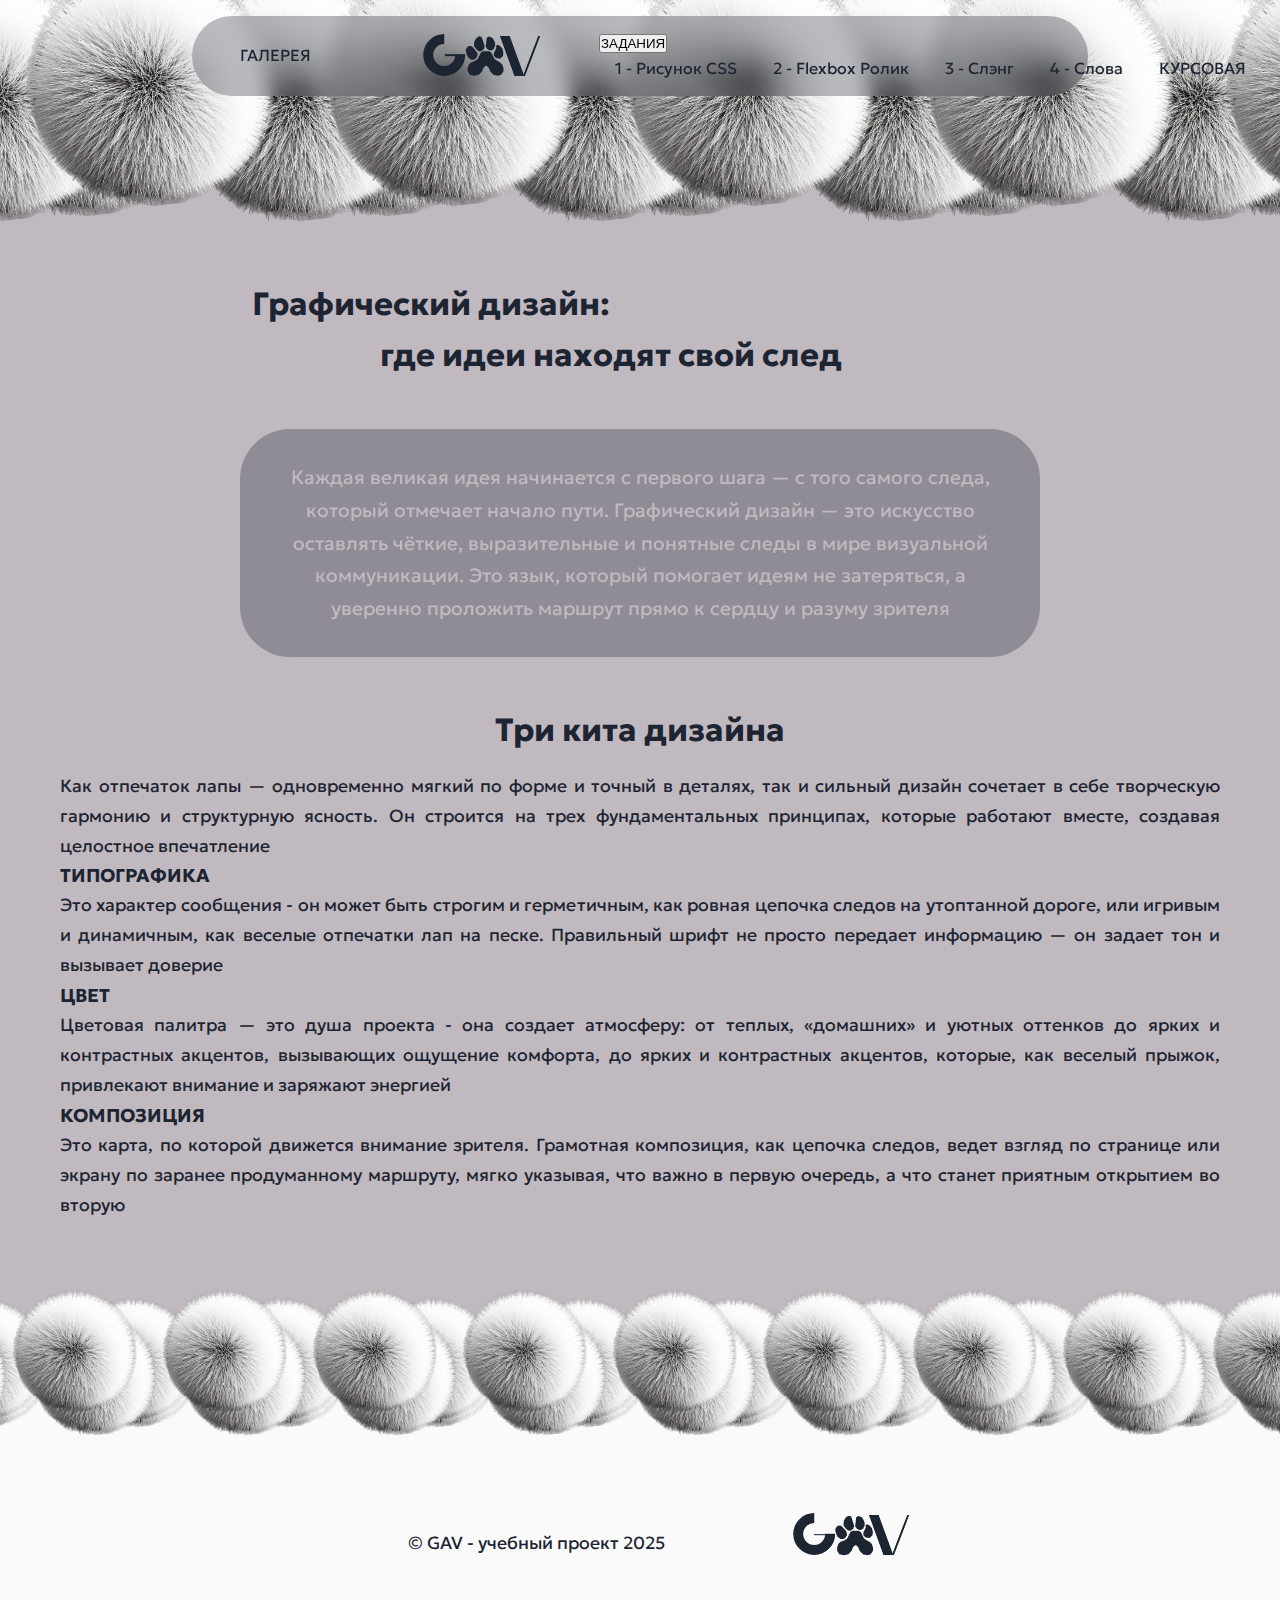
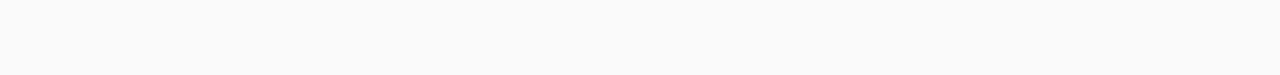
<file: index.html>
<!DOCTYPE html>
<html lang="ru">
<head>
    <meta charset="UTF-8">
    <meta name="viewport" content="width=device-width, initial-scale=1.0">
    <title>GAV - Где идеи находят свой след</title>
    <link rel="preconnect" href="https://fonts.googleapis.com">
    <link rel="preconnect" href="https://fonts.gstatic.com" crossorigin>
    <link href="https://fonts.googleapis.com/css2?family=Comic+Relief:wght@400;700&family=Geologica:wght@100..900&family=Kablammo&family=Slackey&family=Underdog&display=swap" rel="stylesheet">
    <link rel="stylesheet" href="style.css">
</head>
<body>
    <div class="header-fluffies-container">
        <div class="header-fluffy"></div>
    </div>

    <header>
        <div class="container header-content">
            <nav>
                <button class="mobile-menu-btn"></button>
                <ul class="nav-content">
                    <li><a href="gallery.html">ГАЛЕРЕЯ</a></li>
                    <li><a href="index.html" class="logo-link">
                        <div class="logo">
                            <div class="paw-container">
                                <div class="paw-main"></div>
                                <div class="paw-right"></div>
                            </div>
                            <div class="letter-v-container"></div>
                        </div>
                    </a></li>
                    <li class="right-nav">
                        <div class="tasks-dropdown">
                            <button class="tasks-button">ЗАДАНИЯ</button>
                            <div class="dropdown-content">
                                <a href="tasks/task1-DrawingCss.html">1 - Рисунок CSS</a>
                                <a href="tasks/task2-FlexboxAnimation.html">2 - Flexbox Ролик</a>
                                <a href="tasks/task3.html">3 - Слэнг</a>
                                <a href="tasks/task4.html">4 - Слова</a>
                                <a href="Game_Gorelova_FunnyText/screensaver.html" class="coursework">КУРСОВАЯ</a>
                            </div>
                        </div>
                    </li>
                </ul>
            </nav>
        </div>
    </header>
    
    <main>
        <section>
            <div class="container">
                <h1 class="project-number-2">Графический дизайн:</h1>
                <h1 class="project-title-2">где идеи находят свой след</h1>
                <p class="hero-subtitle">Каждая великая идея начинается с первого шага — с того самого следа, который отмечает начало пути. Графический дизайн — это искусство оставлять чёткие, выразительные и понятные следы в мире визуальной коммуникации. Это язык, который помогает идеям не затеряться, а уверенно проложить маршрут прямо к сердцу и разуму зрителя</p>
            </div>
        </section>

        <section>
            <div class="container">
                <h2>Три кита дизайна</h2>
                <p>Как отпечаток лапы — одновременно мягкий по форме и точный в деталях, так и сильный дизайн сочетает в себе творческую гармонию и структурную ясность. Он строится на трех фундаментальных принципах, которые работают вместе, создавая целостное впечатление</p>
                
                <div class="principles-grid">
                        <h3>ТИПОГРАФИКА</h3>
                        <p>Это характер сообщения - он может быть строгим и герметичным, как ровная цепочка следов на утоптанной дороге, или игривым и динамичным, как веселые отпечатки лап на песке. Правильный шрифт не просто передает информацию — он задает тон и вызывает доверие</p>
                        <h3>ЦВЕТ</h3>
                        <p>Цветовая палитра — это душа проекта - она создает атмосферу: от теплых, «домашних» и уютных оттенков до ярких и контрастных акцентов, вызывающих ощущение комфорта, до ярких и контрастных акцентов, которые, как веселый прыжок, привлекают внимание и заряжают энергией</p>
                        <h3>КОМПОЗИЦИЯ</h3>
                        <p>Это карта, по которой движется внимание зрителя. Грамотная композиция, как цепочка следов, ведет взгляд по странице или экрану по заранее продуманному маршруту, мягко указывая, что важно в первую очередь, а что станет приятным открытием во вторую</p>
                </div>
            </div>
        </section>
    </main>

    <footer>
        <div class="footer-transition">
            <div class="fluffy-element"></div>
        </div>
        <div class="container footer-content">
            <p>&copy; GAV - учебный проект 2025</p>
            <div class="logo">
                <div class="paw-container">
                    <div class="paw-main"></div>
                    <div class="paw-right"></div>
                </div>
                <div class="letter-v-container"></div>
            </div>
        </div>
    </footer>

    <button class="scroll-to-top" aria-label="Вернуться к началу страницы"></button>

<div class="mobile-menu-overlay" id="mobileMenu">
        <div class="mobile-menu-content">
            <button class="mobile-menu-close" id="closeMobileMenu"></button>
            <ul class="mobile-nav">
                <li class="mobile-logo">
                    <a href="index.html">
                        <div class="logo">
                            <div class="paw-container">
                                <div class="paw-main"></div>
                                <div class="paw-right"></div>
                            </div>
                            <div class="letter-v-container"></div>
                        </div>
                    </a>
                </li>
                <li><a href="gallery.html">ГАЛЕРЕЯ</a></li>
                <li>
                    <div class="tasks-dropdown mobile-tasks-dropdown">
                        <button class="tasks-button mobile-tasks-button">ЗАДАНИЯ</button>
                        <div class="dropdown-content mobile-dropdown-content">
                            <a href="tasks/task1-DrawingCss.html">1 - Рисунок CSS</a>
                            <a href="tasks/task2-FlexboxAnimation.html">2 - Flexbox Ролик</a>
                            <a href="tasks/task3.html">3 - Слэнг</a>
                            <a href="tasks/task4.html">4 - Слова</a>
                            <a href="Game_Gorelova_FunnyText/screensaver.html" class="coursework">КУРСОВАЯ</a>
                        </div>
                    </div>
                </li>
            </ul>
        </div>
    </div>

    <script src="script.js"></script>
</body>
</html>
</file>
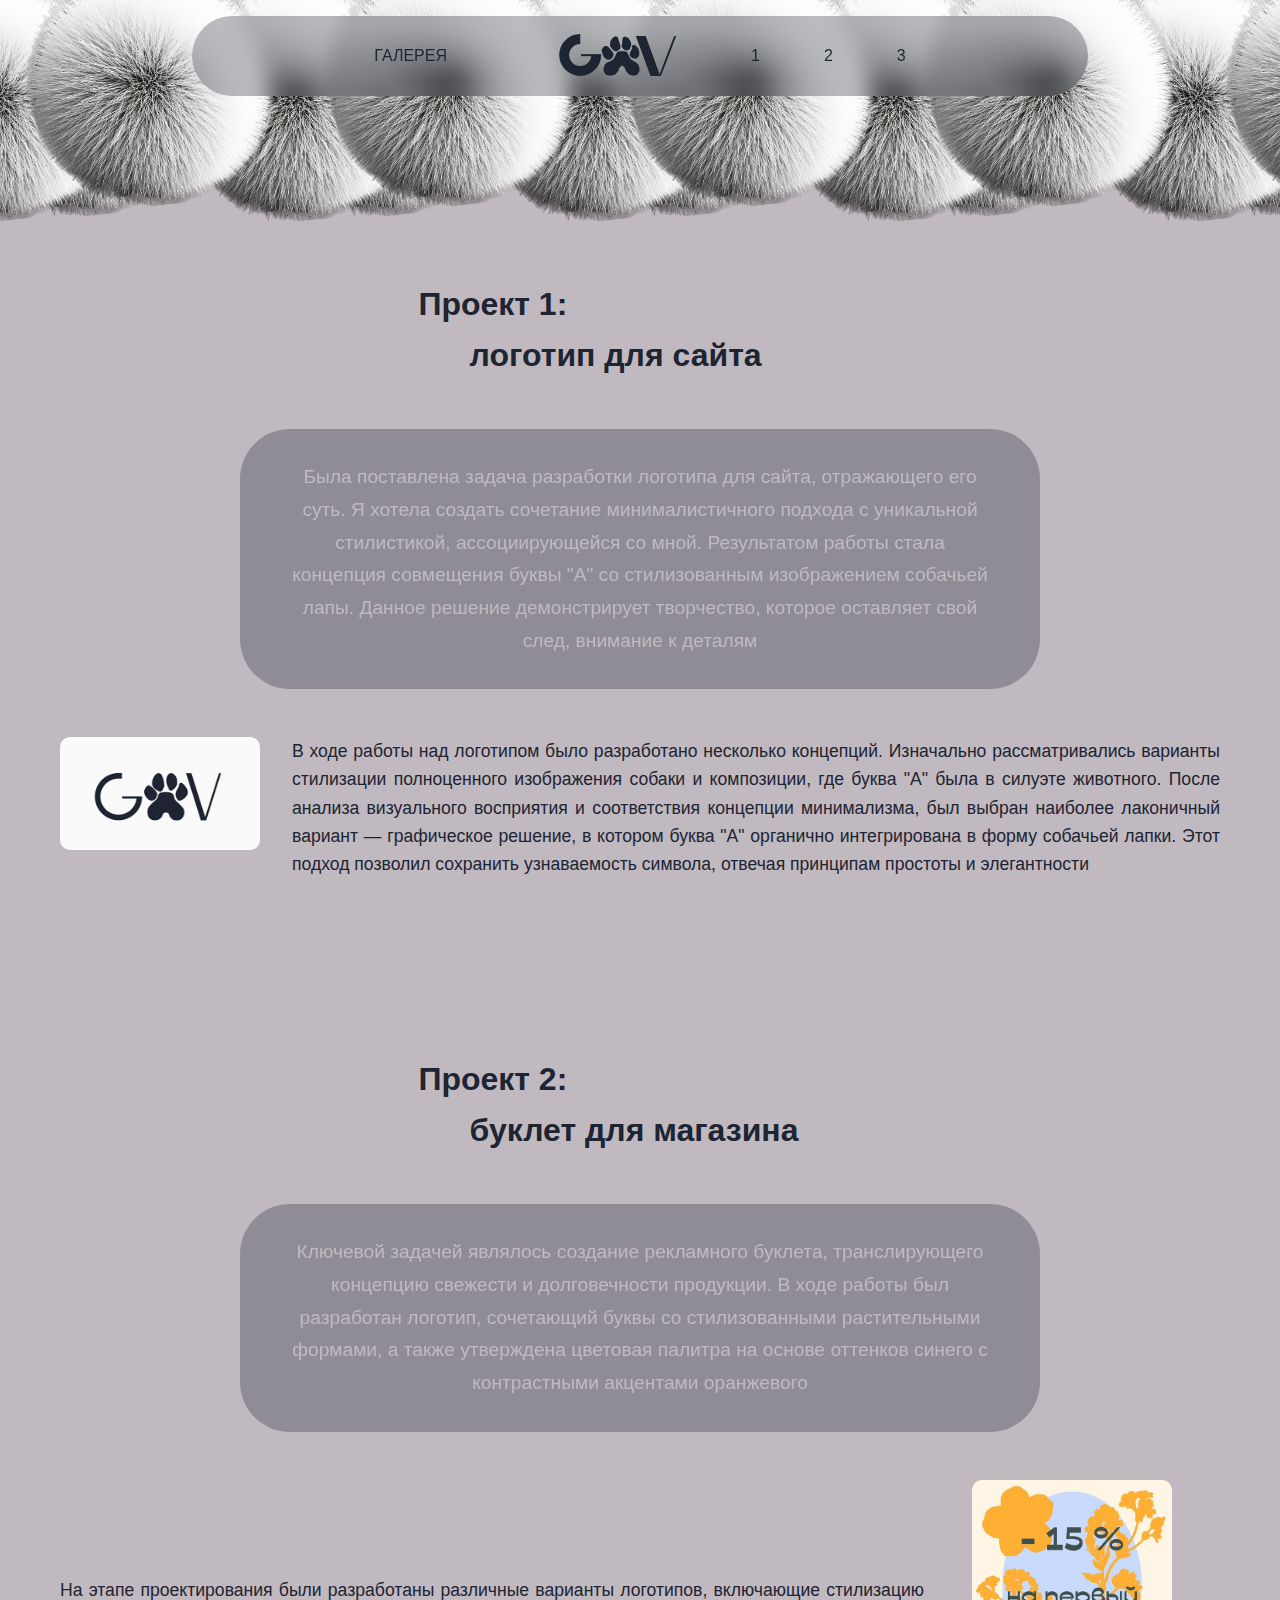
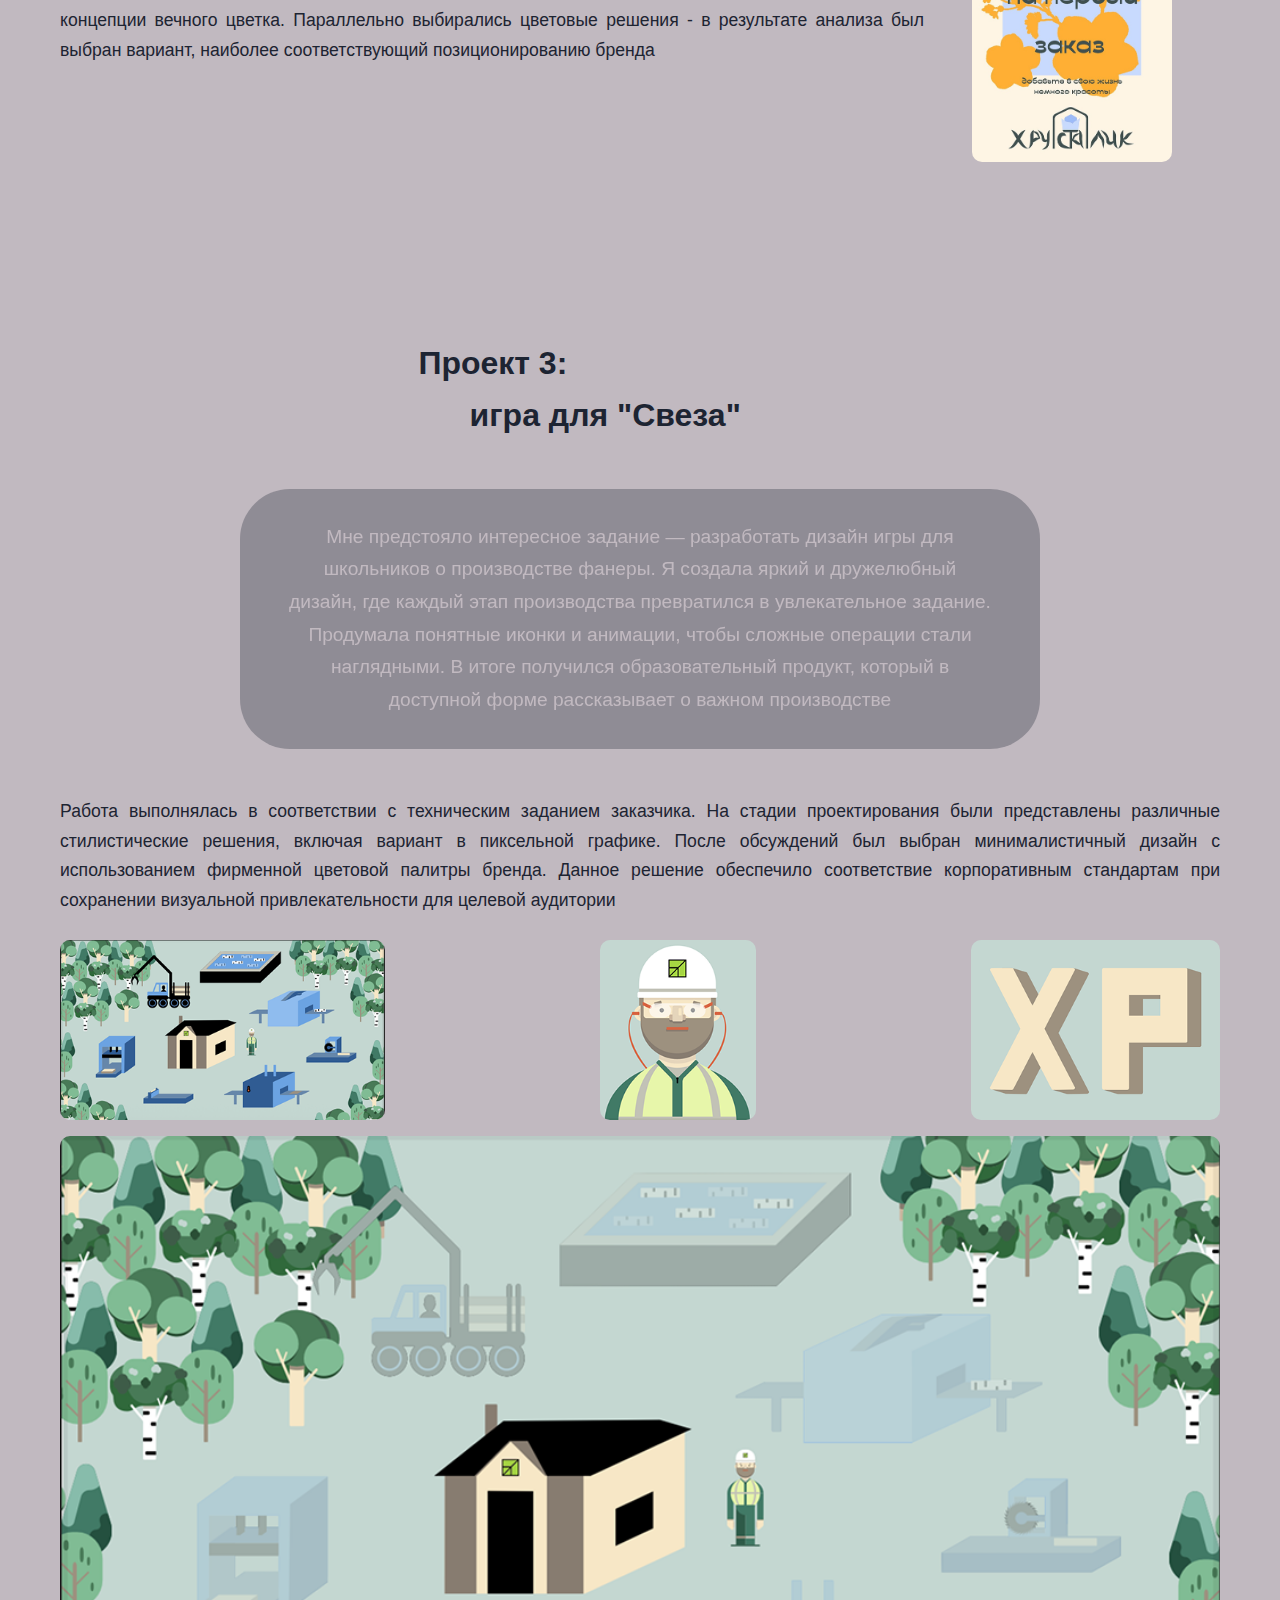
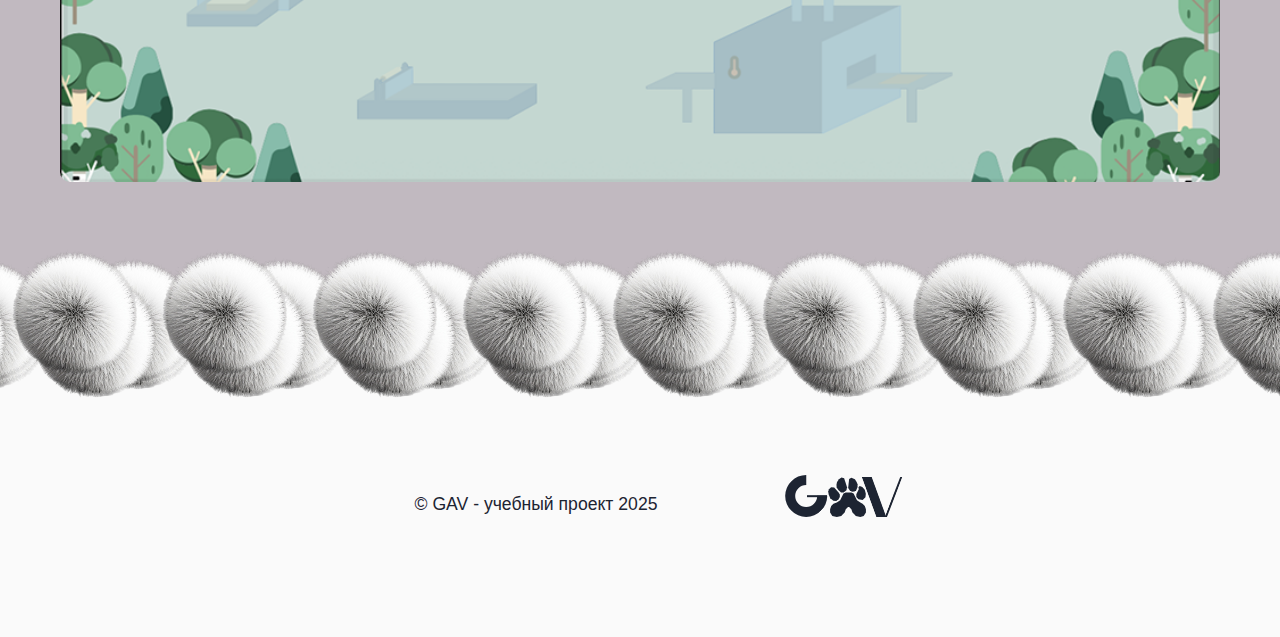
<file: gallery.html>
<!DOCTYPE html>
<html lang="ru">
<head>
    <meta charset="UTF-8">
    <meta name="viewport" content="width=device-width, initial-scale=1.0">
    <title>Галерея проектов - GAV</title>
    <link rel="stylesheet" href="style.css">
    <link rel="stylesheet" href="gallery_style.css">
</head>
<body>
    <div class="header-fluffies-container">
        <div class="header-fluffy"></div>
    </div>
    <header>
        <div class="container header-content">
                <nav>
                    <button class="mobile-menu-btn"></button>
                    <ul class="nav-content">
                        <li><a href="gallery.html">ГАЛЕРЕЯ</a></li>
                        <li><a href="index.html" class="logo-link">
                                <div class="logo">
                                    <div class="paw-container">
                                        <div class="paw-main"></div>
                                        <div class="paw-right"></div>
                                    </div>
                                    <div class="letter-v-container"></div>
                                </div>
                        </a></li>
                        <li class="right-nav"><a href="tasks/task1-DrawingCss.html">1</a>
                            <a href="tasks/task2-FlexboxAnimation.html">2</a>
                        <a href="tasks/task3.html">3</a></li>
                    </ul>
                </nav>
            </div>
        </div>
    </header>

    <main>
        <section>
            <div class="container">
                    <div class="project-card">
                            <h1 class="project-number">Проект 1:</h1>
                            <h1 class="project-title">логотип для сайта</h1>
                            <p class="hero-subtitle">Была поставлена задача разработки логотипа для сайта, отражающего его суть. Я хотела создать сочетание минималистичного подхода с уникальной стилистикой, ассоциирующейся со мной. Результатом работы стала концепция совмещения буквы "А" со стилизованным изображением собачьей лапы. Данное решение демонстрирует творчество, которое оставляет свой след,  внимание к деталям </p>
                            <div class="project-details">
                                <div class="project-image">
                                    <img src="Images/лого.png" alt="Логотип для сайта">
                                </div>
                                <p>В ходе работы над логотипом было разработано несколько концепций. Изначально рассматривались варианты стилизации полноценного изображения собаки и композиции, где буква "А" была в силуэте животного. После анализа визуального восприятия и соответствия концепции минимализма, был выбран наиболее лаконичный вариант — графическое решение, в котором буква "А" органично интегрирована в форму собачьей лапки. Этот подход позволил сохранить узнаваемость символа, отвечая принципам простоты и элегантности</p>
                            </div>
                    </div>

                    <div class="project-card">
                        <div class="paw-animation left-to-right">
                            <div class="paw-track">
                                <div class="paw-step"></div>
                                <div class="paw-step"></div>
                                <div class="paw-step"></div>
                                <div class="paw-step"></div>
                                <div class="paw-step"></div>
                            </div>
                        </div>
                            <h1 class="project-number">Проект 2:</h1>
                            <h1 class="project-title">буклет для магазина</h1>
                            <p class="hero-subtitle">Ключевой задачей являлось создание рекламного буклета, транслирующего концепцию свежести и долговечности продукции. В ходе работы был разработан логотип, сочетающий буквы со стилизованными растительными формами, а также утверждена цветовая палитра на основе оттенков синего с контрастными акцентами оранжевого</p>
                            <div class="project-details">
                                <p>На этапе проектирования были разработаны различные варианты логотипов, включающие стилизацию концепции вечного цветка. Параллельно выбирались цветовые решения - в результате анализа был выбран вариант, наиболее соответствующий позиционированию бренда</p>   
                                <div class="project-image">
                                    <img src="Images/реклама.png" alt="Буклет для магазина">
                                </div>
                            </div>
                    </div>

                    <div class="project-card">
                        <div class="paw-animation right-to-left">
                            <div class="paw-track">
                                <div class="paw-step"></div>
                                <div class="paw-step"></div>
                                <div class="paw-step"></div>
                                <div class="paw-step"></div>
                                <div class="paw-step"></div>
                            </div>
                        </div>
                            <h1 class="project-number">Проект 3:</h1>
                            <h1 class="project-title">игра для "Свеза"</h1>
                            <p class="hero-subtitle">Мне предстояло интересное задание — разработать дизайн игры для школьников о производстве фанеры. Я создала яркий и дружелюбный дизайн, где каждый этап производства превратился в увлекательное задание. Продумала понятные иконки и анимации, чтобы сложные операции стали наглядными. В итоге получился образовательный продукт, который в доступной форме рассказывает о важном производстве</p>
                            <div class="project-details">
                                <p>Работа выполнялась в соответствии с техническим заданием заказчика. На стадии проектирования были представлены различные стилистические решения, включая вариант в пиксельной графике. После  обсуждений был выбран минималистичный дизайн с использованием фирменной цветовой палитры бренда. Данное решение обеспечило соответствие корпоративным стандартам при сохранении визуальной привлекательности для целевой аудитории</p>
                            </div>
                             <div class="project-image">
                                <div class="top-images">
                                    <img src="Images/игра1.png" alt="Игра для Свезы">
                                    <img src="Images/игра2.png" alt="Игра для Свезы">
                                    <img src="Images/игра3.png" alt="Игра для Свезы">
                                    <img src="Images/игра4.png" alt="Игра для Свезы" class="mobile-fourth-image">
                                </div>
                                <img src="Images/игра4.png" alt="Игра для Свезы">
                            </div>
                    </div>
                </div>
            </div>
        </section>
    </main>

    <footer>
        <div class="footer-transition">
            <div class="fluffy-element"></div>
        </div>
        <div class="container footer-content">
                <p>&copy; GAV - учебный проект 2025</p>
                <div class="logo">
                    <div class="paw-container">
                        <div class="paw-main"></div>
                        <div class="paw-right"></div>
                    </div>
                    <div class="letter-v-container"></div>
                </div>
        </div>
    </footer>

    <div class="mobile-menu-overlay" id="mobileMenu">
    <div class="mobile-menu-content">
        <button class="mobile-menu-close" id="closeMobileMenu"></button>
        <ul class="mobile-nav">
            <li class="mobile-logo">
                <a href="index.html">
                    <div class="logo">
                        <div class="paw-container">
                            <div class="paw-main"></div>
                            <div class="paw-right"></div>
                        </div>
                        <div class="letter-v-container"></div>
                    </div>
                </a>
            </li>
            <li><a href="gallery.html">ГАЛЕРЕЯ</a></li>
            <li><a href="tasks/task1-DrawingCss.html">1</a></li>
            <li><a href="tasks/task2-FlexboxAnimation.html">2</a></li>
            <li><a href="tasks/task3.html">3</a></li>
        </ul>
    </div>
</div>

<button class="scroll-to-top" aria-label="Вернуться к началу страницы"></button>


<div id="imageModal" class="modal">
    <div class="modal-controls">
        <button class="modal-btn zoom-out" onclick="zoomOut()">-</button>
        <button class="modal-btn zoom-in" onclick="zoomIn()">+</button>
        <button class="modal-btn close" onclick="closeModal()">&times;</button>
    </div>
    <img class="modal-content" id="modalImage">
</div>

<script src="script.js"></script>

</body>
</html>
</file>
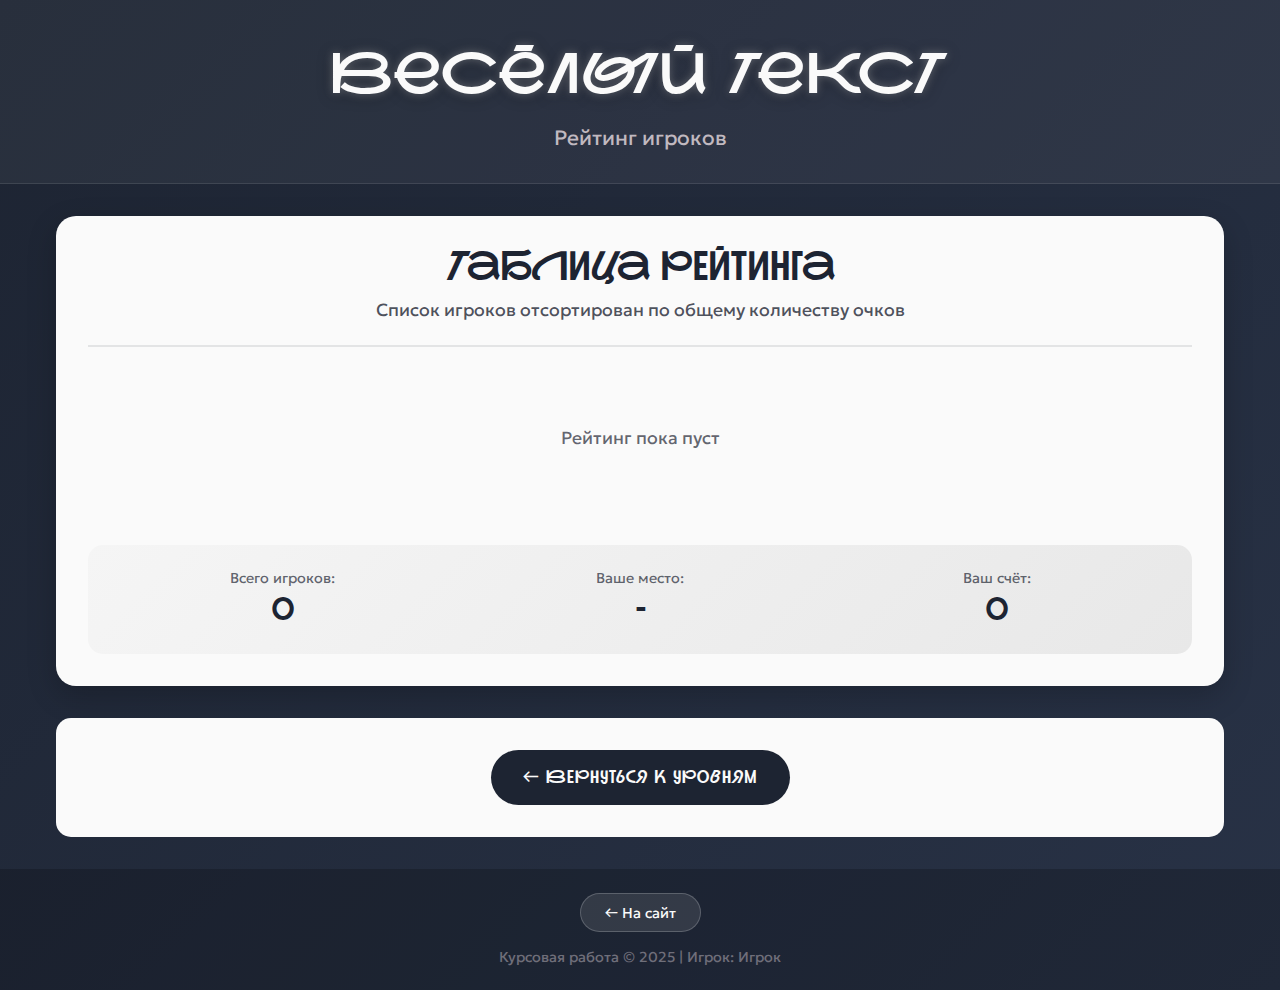
<file: Game_Gorelova_FunnyText/leaderboard.html>
<!DOCTYPE html>
<html lang="ru">
<head>
    <meta charset="UTF-8">
    <meta name="viewport" content="width=device-width, initial-scale=1.0">
    <title>Весёлый текст - Рейтинг игроков</title>
    <link rel="stylesheet" href="leaderboard.css">
    <link rel="stylesheet" href="gamestyle.css">
</head>
<body>
    <div class="levels-screen">
        <header class="levels-header">
            <div class="logo-container">
                <h1 class="logo-title">Весёлый текст</h1>
                <p class="logo-subtitle">Рейтинг игроков</p>
            </div>
        </header>

        <main class="levels-content">
            <div class="leaderboard-container">
                <div class="leaderboard-header">
                    <h2>Таблица рейтинга</h2>
                    <p>Список игроков отсортирован по общему количеству очков</p>
                </div>
                
                <div id="leaderboard-content">
                    <div class="loading">Загрузка рейтинга...</div>
                </div>
                
                <div class="leaderboard-stats">
                    <div class="stats-item">
                        <span class="stats-label">Всего игроков:</span>
                        <span id="total-players" class="stats-value">0</span>
                    </div>
                    <div class="stats-item">
                        <span class="stats-label">Ваше место:</span>
                        <span id="player-rank" class="stats-value">-</span>
                    </div>
                    <div class="stats-item">
                        <span class="stats-label">Ваш счёт:</span>
                        <span id="player-score" class="stats-value">0</span>
                    </div>
                </div>
            </div>
            
            <div class="test-section">
                <button onclick="goBack()" class="test-btn">
                    ← Вернуться к уровням
                </button>
            </div>
        </main>

        <footer class="levels-footer">
            <div class="footer-actions">
                <button onclick="goToHome()" class="back-btn">
                    ← На сайт
                </button>
            </div>
            <div class="copyright">
                Курсовая работа © 2025 | Игрок: <span id="current-player"></span>
            </div>
        </footer>
    </div>

    <script src="leaderboard.js"></script>
</body>
</html>
</file>
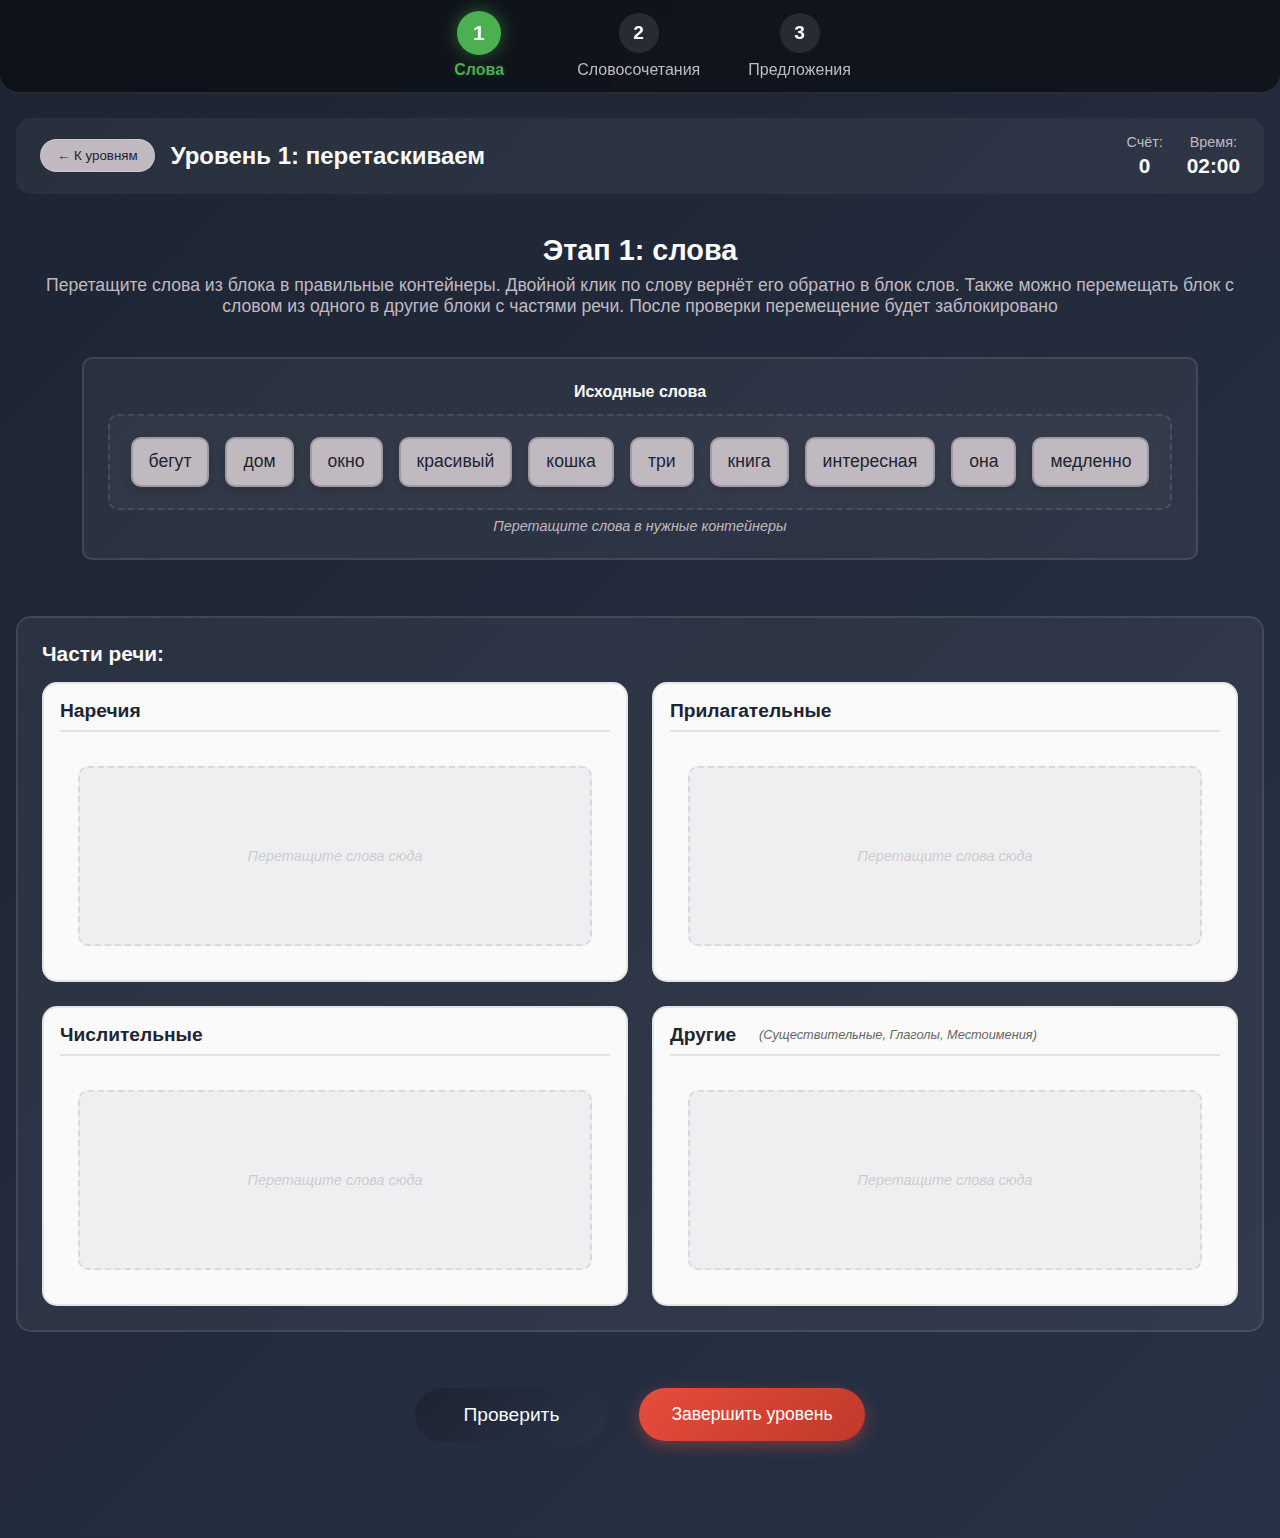
<file: Game_Gorelova_FunnyText/level1.html>
<!DOCTYPE html>
<html lang="ru">
<head>
    <meta charset="UTF-8">
    <meta name="viewport" content="width=device-width, initial-scale=1.0">
    <title>Весёлый текст - Уровень 1</title>
    <link rel="stylesheet" href="level1.css">
</head>
<body>
    <div class="game-container">
        <div class="progress-panel top">
            <div class="progress-steps">
                <div class="step active" data-step="1">
                    <span class="step-number">1</span>
                    <span class="step-label">Слова</span>
                </div>
                <div class="step" data-step="2">
                    <span class="step-number">2</span>
                    <span class="step-label">Словосочетания</span>
                </div>
                <div class="step" data-step="3">
                    <span class="step-number">3</span>
                    <span class="step-label">Предложения</span>
                </div>
            </div>
        </div>

        <header class="game-header">
            <div class="header-left">
                <button class="back-btn" onclick="goToLevels()">← К уровням</button>
                <h1 class="level-title">Уровень 1: перетаскиваем</h1>
            </div>
            <div class="header-right">
                <div class="game-stats">
                    <div class="stat">
                        <span class="stat-label">Счёт:</span>
                        <span id="score" class="stat-value">0</span>
                    </div>
                    <div class="stat">
                        <span class="stat-label">Время:</span>
                        <span id="timer" class="stat-value">02:00</span>
                    </div>
                </div>
            </div>
        </header>

        <main class="game-main">
            <div id="stage-1" class="game-stage active">
                <div class="stage-header">
                    <h2>Этап 1: слова</h2>
                    <p class="stage-description">Перетащите слова из блока в правильные контейнеры. Двойной клик по слову вернёт его обратно в блок слов. Также можно перемещать блок с словом из одного в другие блоки с частями речи. После проверки перемещение будет заблокировано</p>
                </div>
                
               <div class="game-area">
                    <div class="words-source-panel">
                        <h3 class="words-source-title">Исходные слова</h3>
                        <div id="all-words-container" class="words-source-container drop-zone">
                        
                        </div>
                        <p class="hint" style="text-align: center; margin-top: 0.5rem;">
                            Перетащите слова в нужные контейнеры 
                        </p>
                    </div>

                    <div class="categories-area">
                        <h3 class="categories-title">Части речи:</h3>
                        <div class="categories-container">
                        
                        </div>
                    </div>
                </div>

                <div class="stage-controls">
                    <button id="check-words-btn" class="check-btn" onclick="checkWordsStage()">
                        Проверить
                    </button>
                    <button id="finish-level-btn" class="finish-btn" onclick="finishLevel()">
                        Завершить уровень
                    </button>
                    <div class="feedback" id="words-feedback"></div>
                </div>
            </div>

            <div id="stage-2" class="game-stage">
                <div class="stage-header">
                    <h2>Этап 2: словосочетания</h2>
                    <p class="stage-description">Составьте словосочетания по схеме, показывающей правильный порядок частей речи. Двойной клик по слову вернёт его обратно в блок слов. После проверки перемещение будет заблокировано</p>
                </div>
                
                <div class="phrases-area">
                    <div class="phrases-instructions">
                        <p>Перетащите слова так, чтобы получились правильные словосочетания:</p>
                    </div>

                    <div class="phrases-container">
                        
                    </div>
                </div>

                <div class="stage-controls">
                    <button id="check-phrases-btn" class="check-btn" onclick="checkPhrasesStage()">
                        Проверить 
                    </button>
                    <button id="finish-level-btn-2" class="finish-btn" onclick="finishLevel()">
                        Завершить уровень
                    </button>
                    <div class="feedback" id="phrases-feedback"></div>
                </div>
            </div>

            <div id="stage-3" class="game-stage">
                <div class="stage-header">
                    <h2>Этап 3: предложения</h2>
                    <p class="stage-description">Составьте предложения, учитывая схему предложения. Двойной клик по слову вернёт его обратно в блок слов. После проверки перемещение будет заблокировано</p>
                </div>
                
                <div class="sentences-area">
                    <div class="sentences-instructions">
                        <p>Перетащите слова так, чтобы получились правильные предложения:</p>
                    </div>

                    
                    <div class="sentences-container">
                      
                    </div>
                </div>

                <div class="stage-controls">
                   <button id="check-sentences-btn" class="check-btn" onclick="checkSentencesStage()">
                        Проверить
                    </button>
                    <button id="finish-level-btn-3" class="finish-btn" onclick="finishLevel()">
                        Завершить уровень
                    </button>
                    <div class="feedback" id="sentences-feedback"></div>
                </div>
            </div>
        </main>
    </div>

  
    <div id="completion-modal" class="modal hidden">
        <div class="modal-content">
            <div class="modal-header">
                <h2>Уровень пройден!</h2>
                <button class="modal-close" onclick="closeCompletionModal()">×</button>
            </div>
            <div class="modal-body">
                <div class="results-summary">
                    <div class="result-item">
                        <span class="result-label">Финальный счёт:</span>
                        <span id="final-score" class="result-value">0</span>
                    </div>
                    <div class="result-item">
                        <span class="result-label">Оставшееся время:</span>
                        <span id="time-left" class="result-value">0 сек</span>
                    </div>
                    <div class="result-item">
                        <span class="result-label">Бонус за скорость:</span>
                        <span id="speed-bonus" class="result-value">0</span>
                    </div>
                    <div class="result-item total">
                        <span class="result-label">Итоговый счёт:</span>
                        <span id="total-score" class="result-value">0</span>
                    </div>
                </div>
                
                <div class="completion-buttons">
                    <button onclick="goToLevels()" class="completion-btn back-btn">
                        К выбору уровней
                    </button>
                    <button onclick="restartLevel()" class="completion-btn restart-btn">
                        Играть снова
                    </button>
                    <button onclick="goToLevel(2)" class="completion-btn next-btn">
                        Следующий уровень →
                    </button>
                </div>
            </div>
        </div>
    </div>

    <script src="gameStorage.js"></script>
    <script src="level1.js"></script>
</body>
</html>
</file>
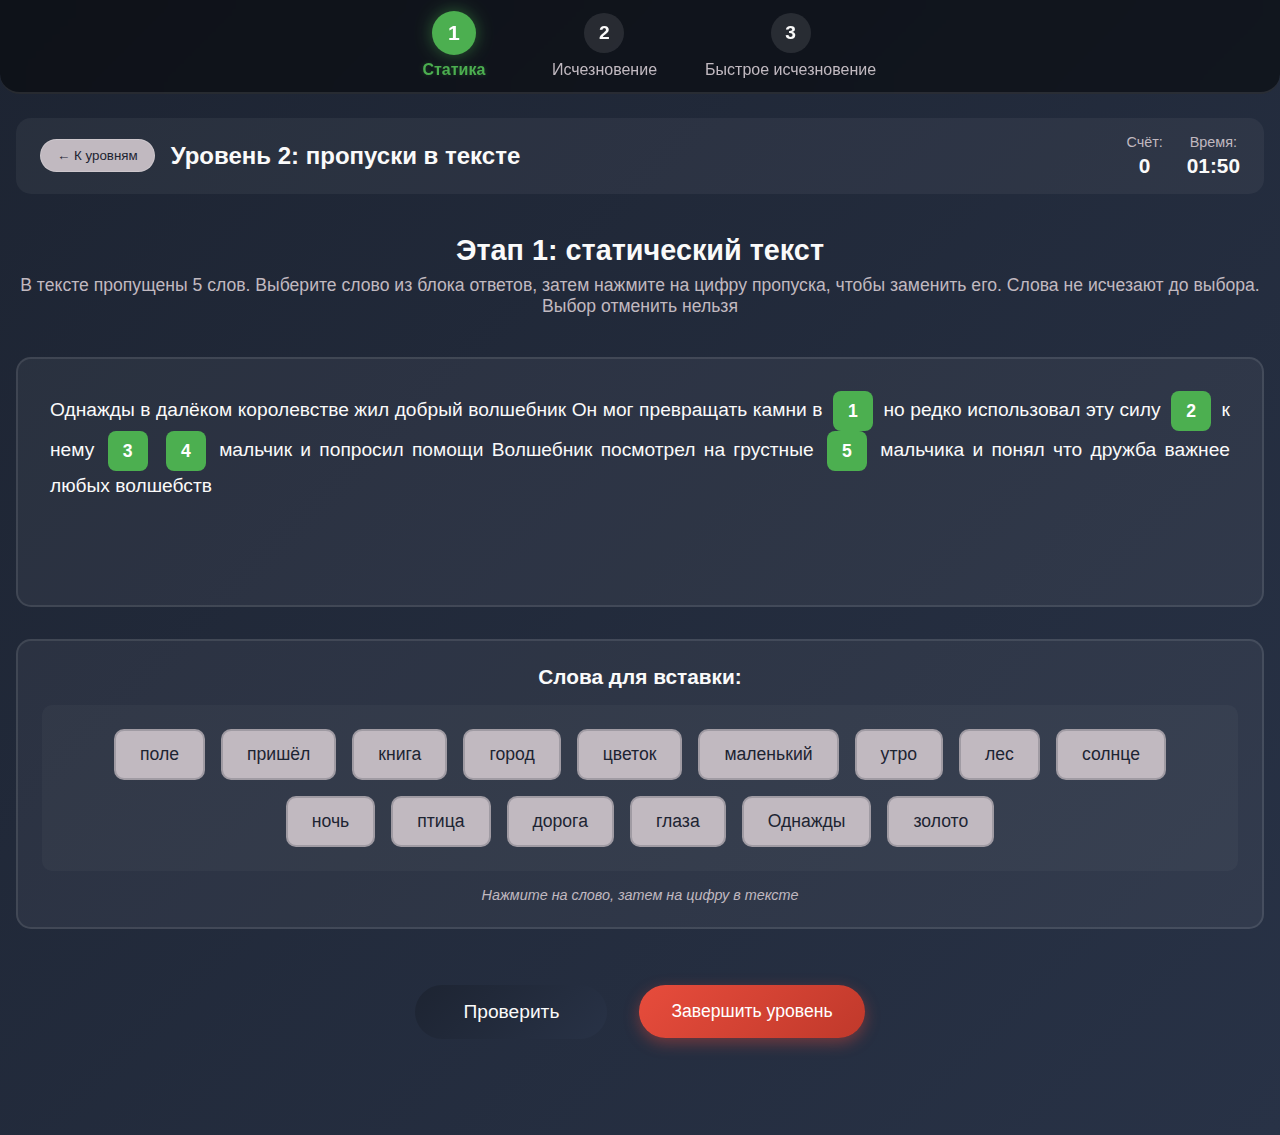
<file: Game_Gorelova_FunnyText/level2.html>
<!DOCTYPE html>
<html lang="ru">
<head>
    <meta charset="UTF-8">
    <meta name="viewport" content="width=device-width, initial-scale=1.0">
    <title>Весёлый текст - Уровень 2</title>
    <link rel="stylesheet" href="level2.css">
</head>
<body>
    <div class="game-container">
        <div class="progress-panel top">
            <div class="progress-steps">
                <div class="step active" data-step="1">
                    <span class="step-number">1</span>
                    <span class="step-label">Статика</span>
                </div>
                <div class="step" data-step="2">
                    <span class="step-number">2</span>
                    <span class="step-label">Исчезновение</span>
                </div>
                <div class="step" data-step="3">
                    <span class="step-number">3</span>
                    <span class="step-label">Быстрое исчезновение</span>
                </div>
            </div>
        </div>

        <header class="game-header">
            <div class="header-left">
                <button class="back-btn" onclick="goToLevels()">← К уровням</button>
                <h1 class="level-title">Уровень 2: пропуски в тексте</h1>
            </div>
            <div class="header-right">
                <div class="game-stats">
                    <div class="stat">
                        <span class="stat-label">Счёт:</span>
                        <span id="score" class="stat-value">0</span>
                    </div>
                    <div class="stat">
                        <span class="stat-label">Время:</span>
                        <span id="timer" class="stat-value">01:50</span>
                    </div>
                </div>
            </div>
        </header>

        <main class="game-main">
            <div id="stage-1" class="game-stage active">
                <div class="stage-header">
                    <h2>Этап 1: статический текст</h2>
                    <p class="stage-description">В тексте пропущены 5 слов. Выберите слово из блока ответов, затем нажмите на цифру пропуска, чтобы заменить его. Слова не исчезают до выбора. Выбор отменить нельзя</p>
                </div>
                
                <div class="text-area">
                    <div class="text-container">
                        <p id="main-text" class="main-text"></p>
                    </div>
                    
                    <div class="answers-area">
                        <h3 class="answers-title">Слова для вставки:</h3>
                        <div id="answers-container" class="answers-container">
                            
                        </div>
                        <p class="hint">Нажмите на слово, затем на цифру в тексте</p>
                    </div>
                </div>

                <div class="stage-controls">
                    <button id="check-stage1-btn" class="check-btn" onclick="checkStage1()">
                        Проверить
                    </button>
                    <button id="finish-level-btn" class="finish-btn" onclick="finishLevel()">
                        Завершить уровень
                    </button>
                    <div class="feedback" id="stage1-feedback"></div>
                </div>
            </div>

            <div id="stage-2" class="game-stage">
                <div class="stage-header">
                    <h2>Этап 2: постепенное исчезновение</h2>
                    <p class="stage-description">Слова из блока ответов постепенно исчезают</p>
                </div>
                
                <div class="text-area">
                    <div class="text-container">
                        <p id="main-text-2" class="main-text"></p>
                    </div>
                    
                    <div class="answers-area">
                        <h3 class="answers-title">Слова для вставки:</h3>
                        <div id="answers-container-2" class="answers-container disappearing">
                            
                        </div>
                        <p class="hint">Слова исчезают</p>
                    </div>
                </div>

                <div class="stage-controls">
                    <button id="check-stage2-btn" class="check-btn" onclick="checkStage2()">
                        Проверить
                    </button>
                    <button id="finish-level-btn-2" class="finish-btn" onclick="finishLevel()">
                        Завершить уровень
                    </button>
                    <div class="feedback" id="stage2-feedback"></div>
                </div>
            </div>

            <div id="stage-3" class="game-stage">
                <div class="stage-header">
                    <h2>Этап 3: быстрое исчезновение</h2>
                    <p class="stage-description">Слова исчезают быстрей</p>
                </div>
                
                <div class="text-area">
                    <div class="text-container">
                        <p id="main-text-3" class="main-text"></p>
                    </div>
                    
                    <div class="answers-area">
                        <h3 class="answers-title">Слова для вставки:</h3>
                        <div id="answers-container-3" class="answers-container fast-disappearing">
                            
                        </div>
                        <p class="hint">Слова исчезают очень быстро</p>
                    </div>
                </div>

                <div class="stage-controls">
                    <button id="check-stage3-btn" class="check-btn" onclick="checkStage3()">
                        Проверить
                    </button>
                    <button id="finish-level-btn-3" class="finish-btn" onclick="finishLevel()">
                        Завершить уровень
                    </button>
                    <div class="feedback" id="stage3-feedback"></div>
                </div>
            </div>
        </main>
    </div>

    <div id="completion-modal" class="modal hidden">
        <div class="modal-content">
            <div class="modal-header">
                <h2>Уровень пройден!</h2>
                <button class="modal-close" onclick="closeCompletionModal()">×</button>
            </div>
            <div class="modal-body">
                <div class="results-summary">
                    <div class="result-item">
                        <span class="result-label">Финальный счёт:</span>
                        <span id="final-score" class="result-value">0</span>
                    </div>
                    <div class="result-item">
                        <span class="result-label">Оставшееся время:</span>
                        <span id="time-left" class="result-value">0 сек</span>
                    </div>
                    <div class="result-item">
                        <span class="result-label">Бонус за скорость:</span>
                        <span id="speed-bonus" class="result-value">0</span>
                    </div>
                    <div class="result-item total">
                        <span class="result-label">Итоговый счёт:</span>
                        <span id="total-score" class="result-value">0</span>
                    </div>
                </div>
                
                <div class="completion-buttons">
                    <button onclick="goToLevels()" class="completion-btn back-btn">
                        К выбору уровней
                    </button>
                    <button onclick="restartLevel()" class="completion-btn restart-btn">
                        Играть снова
                    </button>
                    <button onclick="goToLevel(3)" class="completion-btn next-btn">
                        Следующий уровень →
                    </button>
                </div>
            </div>
        </div>
    </div>

    <script src="gameStorage.js"></script>
    <script src="level2.js"></script>
</body>
</html>
</file>
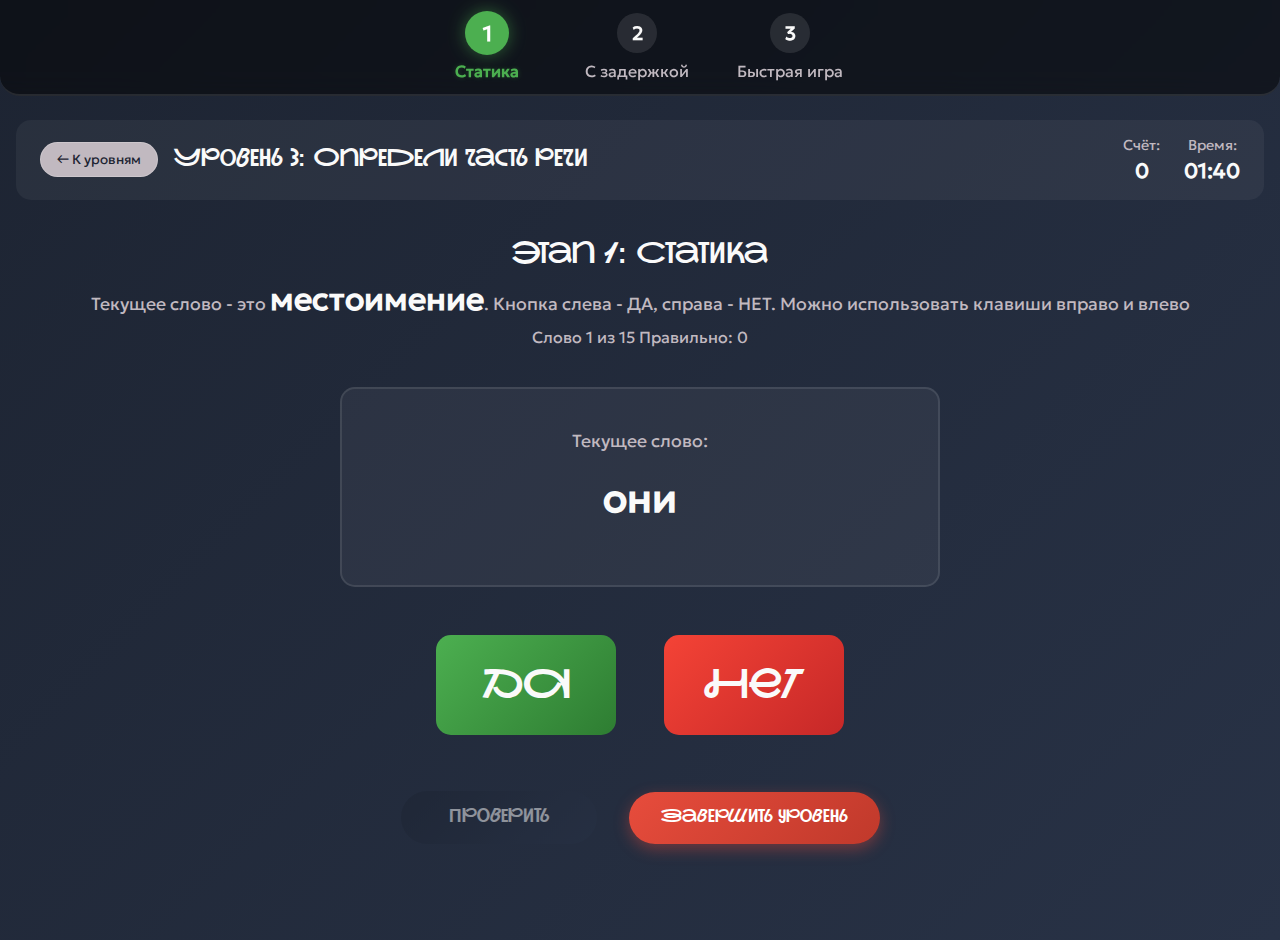
<file: Game_Gorelova_FunnyText/level3.html>
<!DOCTYPE html>
<html lang="ru">
<head>
    <meta charset="UTF-8">
    <meta name="viewport" content="width=device-width, initial-scale=1.0">
    <title>Весёлый текст - Уровень 3</title>
    <link rel="stylesheet" href="css/level3.css">
    <link rel="stylesheet" href="css/common.css">
</head>
<body>
    <div class="game-container">
        <div class="progress-panel top">
            <div class="progress-steps">
                <div class="step active" data-step="1">
                    <span class="step-number">1</span>
                    <span class="step-label">Статика</span>
                </div>
                <div class="step" data-step="2">
                    <span class="step-number">2</span>
                    <span class="step-label">С задержкой</span>
                </div>
                <div class="step" data-step="3">
                    <span class="step-number">3</span>
                    <span class="step-label">Быстрая игра</span>
                </div>
            </div>
        </div>

        <header class="game-header">
            <div class="header-left">
                <button class="back-btn" onclick="goToLevels()">← К уровням</button>
                <h1 class="level-title">Уровень 3: Определи часть речи</h1>
            </div>
            <div class="header-right">
                <div class="game-stats">
                    <div class="stat">
                        <span class="stat-label">Счёт:</span>
                        <span id="score" class="stat-value">0</span>
                    </div>
                    <div class="stat">
                        <span class="stat-label">Время:</span>
                        <span id="timer" class="stat-value">01:40</span>
                    </div>
                </div>
            </div>
        </header>

        <main class="game-main">
            <div id="stage-1" class="game-stage active">
                <div class="stage-header">
                    <h2>Этап 1: Статика</h2>
                    <p class="stage-description">Текущее слово - это <span id="target-part-1" class="target-part">существительное</span>. Кнопка слева - ДА, справа - НЕТ. Можно использовать клавиши вправо и влево</p>
                    <div class="task-progress">
                        <span>Слово <span id="current-word-1">1</span> из <span id="total-words-1">15</span></span>
                        <span class="correct-counter">Правильно: <span id="correct-1">0</span></span>
                    </div>
                </div>
                
                <div class="game-area">
                    <div class="word-display static">
                        <div class="current-word-container">
                            <div class="word-label">Текущее слово:</div>
                            <div id="current-word-display-1" class="current-word">слово</div>
                        </div>
                    </div>
                    
                    <div class="decision-area">
                        <button id="yes-btn-1" class="decision-btn yes-btn" onclick="makeDecision(true, 1)">
                            <span class="btn-text">ДА</span>
                        </button>
                        <button id="no-btn-1" class="decision-btn no-btn" onclick="makeDecision(false, 1)">
                            <span class="btn-text">НЕТ</span>
                        </button>
                    </div>
                </div>

                <div class="stage-controls">
                    <button id="check-stage1-btn" class="check-btn" onclick="checkStage(1)">
                        Проверить
                    </button>
                    <button id="finish-level-btn" class="finish-btn" onclick="showConfirmationModal()">
                        Завершить уровень
                    </button>
                    <div class="feedback" id="stage1-feedback"></div>
                </div>
            </div>

            <div id="stage-2" class="game-stage">
                <div class="stage-header">
                    <h2>Этап 2: С задержкой</h2>
                    <p class="stage-description">Текущее слово - это <span id="target-part-2" class="target-part">существительное</span>. Они будут меняться с задержкой </p>
                    <div class="task-progress">
                        <span>Слово <span id="current-word-2">1</span> из <span id="total-words-2">20</span></span>
                        <span class="correct-counter">Правильно: <span id="correct-2">0</span></span>
                    </div>
                </div>
                
                <div class="game-area">
                    <div class="word-display delayed">
                        <div class="current-word-container">
                            <div class="word-label">Текущее слово:</div>
                            <div id="current-word-display-2" class="current-word">слово</div>
                        </div>
                    </div>
                    
                    <div class="decision-area">
                        <button id="yes-btn-2" class="decision-btn yes-btn" onclick="makeDecision(true, 2)" disabled>
                            <span class="btn-text">ДА</span>
                            </button>
                        <button id="no-btn-2" class="decision-btn no-btn" onclick="makeDecision(false, 2)" disabled>
                            <span class="btn-text">НЕТ</span>
                            </button>
                    </div>
                </div>

                <div class="stage-controls">
                    <button id="check-stage2-btn" class="check-btn" onclick="checkStage(2)">
                        Проверить
                    </button>
                    <button id="finish-level-btn-2" class="finish-btn" onclick="showConfirmationModal()">
                        Завершить уровень
                    </button>
                    <div class="feedback" id="stage2-feedback"></div>
                </div>
            </div>

            <div id="stage-3" class="game-stage">
                <div class="stage-header">
                    <h2>Этап 3: Быстрая игра</h2>
                    <p class="stage-description">Текущее слово - это <span id="target-part-3" class="target-part">существительное</span>. Они будут меняться быстрее</p>
                    <div class="task-progress">
                        <span>Слово <span id="current-word-3">1</span> из <span id="total-words-3">25</span></span>
                        <span class="correct-counter">Правильно: <span id="correct-3">0</span></span>
                    </div>
                </div>
                
                <div class="game-area">
                    <div class="word-display fast">
                        <div class="current-word-container">
                            <div class="word-label">Текущее слово:</div>
                            <div id="current-word-display-3" class="current-word">слово</div>
                        </div>
                    </div>
                    
                    <div class="decision-area">
                        <button id="yes-btn-3" class="decision-btn yes-btn" onclick="makeDecision(true, 3)">
                            <span class="btn-text">ДА</span>
                        </button>
                        <button id="no-btn-3" class="decision-btn no-btn" onclick="makeDecision(false, 3)" disabled>
                            <span class="btn-text">НЕТ</span>
                        </button>
                    </div>
                </div>

                <div class="stage-controls">
                    <button id="check-stage3-btn" class="check-btn" onclick="checkStage(3)">
                        Проверить
                    </button>
                    <button id="finish-level-btn-3" class="finish-btn" onclick="showConfirmationModal()">
                        Завершить уровень
                    </button>
                    <div class="feedback" id="stage3-feedback"></div>
                </div>
            </div>
        </main>
    </div>

    <div id="completion-modal" class="modal hidden">
        <div class="modal-content">
            <div class="modal-header">
                <h2>Уровень пройден!</h2>
                <button class="modal-close" onclick="closeCompletionModal()">×</button>
            </div>
            <div class="modal-body">
                <div class="results-summary">
                    <div class="result-item">
                        <span class="result-label">Финальный счёт:</span>
                        <span id="final-score" class="result-value">0</span>
                    </div>
                    <div class="result-item">
                        <span class="result-label">Оставшееся время:</span>
                        <span id="time-left" class="result-value">0 сек</span>
                    </div>
                    <div class="result-item">
                        <span class="result-label">Бонус за скорость:</span>
                        <span id="speed-bonus" class="result-value">0</span>
                    </div>
                    <div class="result-item total">
                        <span class="result-label">Итоговый счёт:</span>
                        <span id="total-score" class="result-value">0</span>
                    </div>
                </div>
                
                <div class="completion-buttons">
                    <button onclick="goToLevels()" class="completion-btn back-btn">
                        К выбору уровней
                    </button>
                    <button onclick="restartLevel()" class="completion-btn restart-btn">
                        Играть снова
                    </button>
                </div>
            </div>
        </div>
    </div>

    <div id="confirmation-modal" class="modal hidden">
        <div class="modal-content">
            <div class="modal-header">
                <h3>Завершение уровня</h3>
                <button class="modal-close" onclick="closeConfirmationModal()">×</button>
            </div>
            <div class="modal-body">
                <p>Вы действительно хотите завершить уровень досрочно?</p>
                <div class="modal-buttons">
                    <button class="confirm-btn" onclick="confirmFinishLevel()">Завершить</button>
                </div>
            </div>
        </div>
    </div>

    <script src="js/words.js"></script>
    <script src="js/gameStorage.js"></script>
    <script src="js/level3.js"></script>
</body>
</html>
</file>
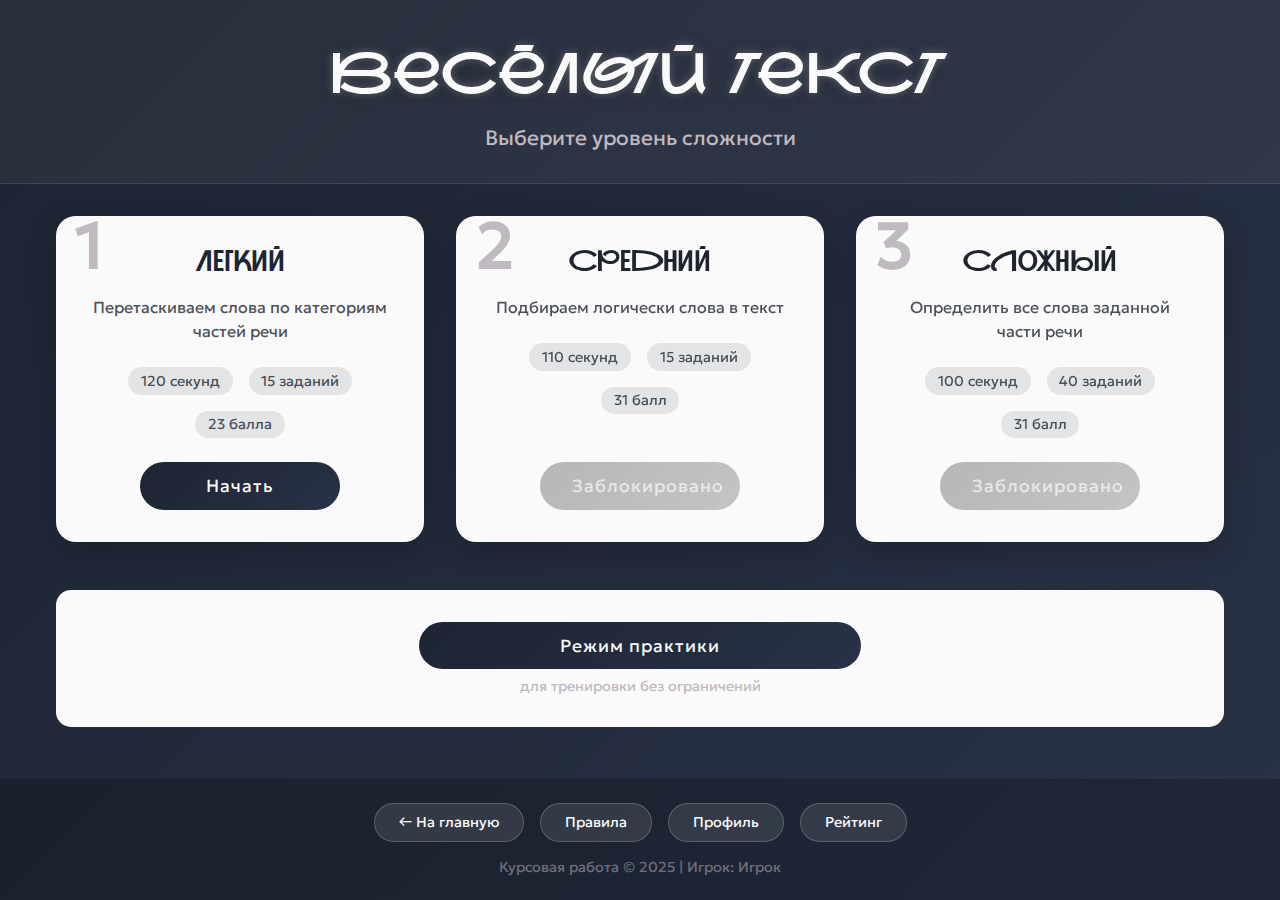
<file: Game_Gorelova_FunnyText/levels.html>
<!DOCTYPE html>
<html lang="ru">
<head>
    <meta charset="UTF-8">
    <meta name="viewport" content="width=device-width, initial-scale=1.0">
    <title>Весёлый текст - Выбор уровня</title>
    <link rel="stylesheet" href="css/levels.css">
    <link rel="stylesheet" href="css/gamestyle.css">
</head>
<body>
    <div class="levels-screen">
        <header class="levels-header">
            <div class="logo-container">
                <h1 class="logo-title">Весёлый текст</h1>
                <p class="logo-subtitle">Выберите уровень сложности</p>
            </div>
        </header>

        <main class="levels-content">
            <div class="levels-container">
                <div class="level-card" data-level="1">
                    <div class="level-number">1</div>
                    <div class="level-content">
                        <h3 class="level-title">Легкий</h3>
                        <p class="level-description"> Перетаскиваем слова по категориям частей речи
                        </p>
                        <div class="level-info">
                            <span class="info-item">120 секунд</span>
                            <span class="info-item">15 заданий</span>
                            <span class="info-item">23 балла</span>
                        </div>
                    </div>
                    <button class="level-btn" onclick="startLevel(1)">Начать</button>
                </div>

                <div class="level-card" data-level="2">
                    <div class="level-number">2</div>
                    <div class="level-content">
                        <h3 class="level-title">Средний</h3>
                        <p class="level-description">Подбираем логически слова в текст
                        </p>
                        <div class="level-info">
                            <span class="info-item">110 секунд</span>
                            <span class="info-item">15 заданий</span>
                            <span class="info-item">31 балл</span>
                        </div>
                    </div>
                    <button class="level-btn" onclick="startLevel(2)">Начать</button>
                </div>

                <div class="level-card" data-level="3">
                    <div class="level-number">3</div>
                    <div class="level-content">
                        <h3 class="level-title">Сложный</h3>
                        <p class="level-description">
                            Определить все слова заданной части речи
                        </p>
                        <div class="level-info">
                            <span class="info-item">100 секунд</span>
                            <span class="info-item">40 заданий</span>
                            <span class="info-item">31 балл</span>
                        </div>
                    </div>
                    <button class="level-btn" onclick="startLevel(3)">Начать</button>
                </div>
            </div>

            <div class="test-section">
                <button id="practice-btn" class="practice-btn">Режим практики</button>
                <p class="test-hint">для тренировки без ограничений</p>
            </div>
        </main>

        <footer class="levels-footer">
            <div class="footer-actions">
                <button onclick="goBack()" class="back-btn">
                    ← На главную
                </button>
                <button onclick="showInstructions()" class="instructions-btn">Правила</button>
                <button id="profile-btn" class="instructions-btn">Профиль</button>
                <button id="leaderboard-btn" class="instructions-btn">Рейтинг</button>
            </div>
            <div class="copyright">
                Курсовая работа © 2025 | Игрок: <span id="current-player"></span>
            </div>
        </footer>

        <div id="practice-modal" class="modal hidden">
            <div class="modal-content">
                <div class="modal-header">
                    <h2>Режим практики</h2>
                    <button class="modal-close" onclick="closePracticeModal()">×</button>
                </div>
                <div class="modal-body">
                    <p>Выберите уровень для тренировки:</p>
                    <p class="practice-info">
                        <small>Результаты практики засчитываются в общий рейтинг</small>
                    </p>
                    
                    <div class="practice-options">
                        <div class="option-group">
                            <label>Уровень для тренировки:</label>
                            <select id="practice-level" class="practice-select">
                                <option value="1">Уровень 1 - Перетаскивание</option>
                                <option value="2">Уровень 2 - Вставка слов</option>
                                <option value="3">Уровень 3 - Определение части речи</option>
                            </select>
                        </div>
                        
                        <div class="practice-buttons">
                            <button onclick="startPractice()" class="practice-start-btn">
                                Начать практику
                            </button>
                        </div>
                    </div>
                </div>
            </div>
        </div>
    </div>

    <script src="js/levels.js"></script>
</body>
</html>
</file>
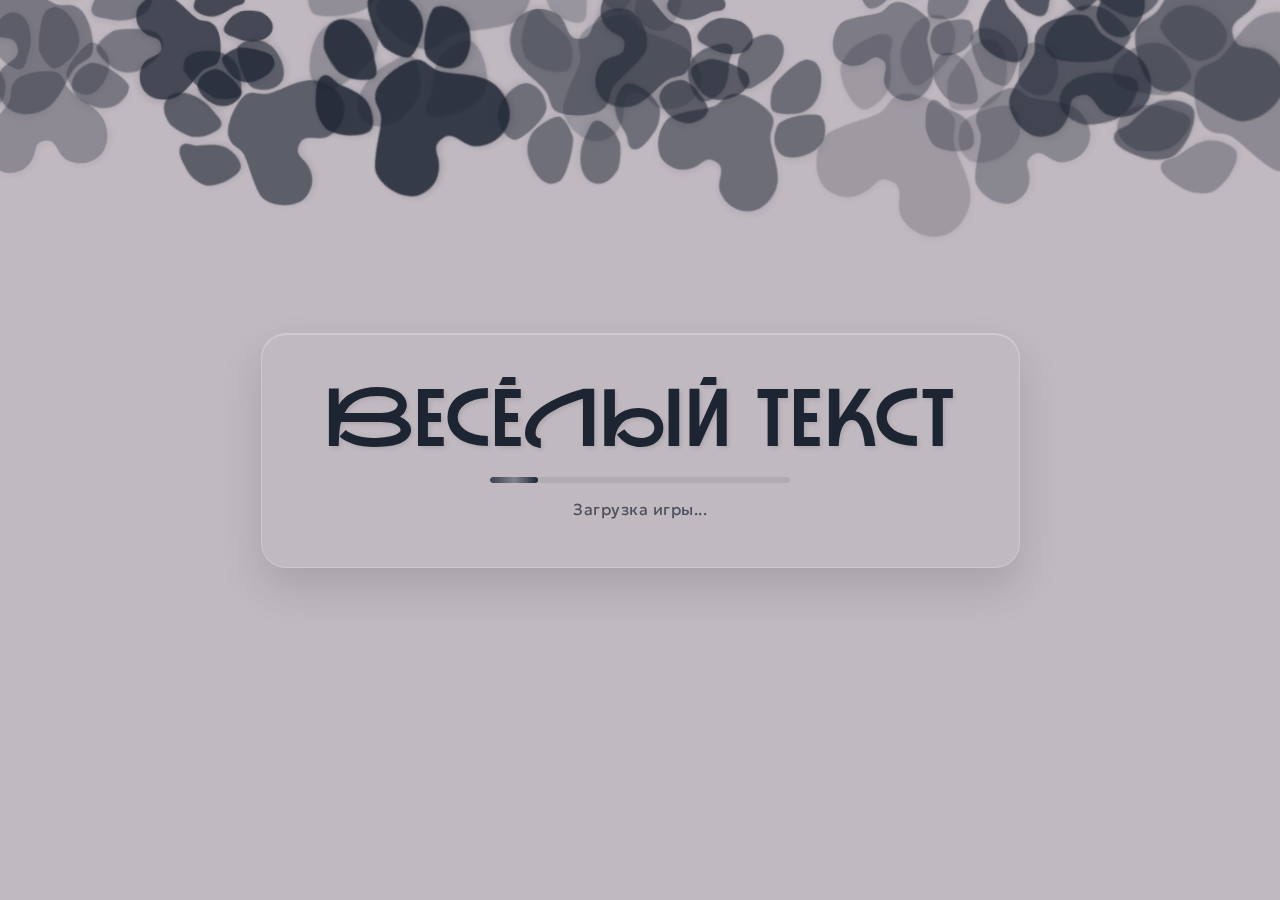
<file: Game_Gorelova_FunnyText/screensaver.html>
<!DOCTYPE html>
<html lang="ru">
<head>
    <meta charset="UTF-8">
    <meta name="viewport" content="width=device-width, initial-scale=1.0">
    <title>Весёлый текст</title>
    <link rel="stylesheet" href="css/gamestyle.css">
</head>
<body>
    <div id="splash-screen" class="screen">
        <div id="paws-container"></div>
        
        <div class="center-card">
            <h1 class="game-title">Весёлый текст</h1>
            <div class="loading-bar">
                <div class="loading-progress"></div>
            </div>
            <p class="loading-text">Загрузка игры...</p>
        </div>
    </div>

    <div id="auth-screen" class="screen hidden">
        <div class="auth-container">
            <h1 class="auth-title">Весёлый текст</h1>
            <p class="auth-subtitle">Введите имя</p>
            
            <div class="input-group">
                <input type="text" id="player-name" 
                       placeholder="Как вас зовут?" 
                       maxlength="20"
                       autocomplete="off">
                <div class="input-underline"></div>
            </div>
            
            <button id="start-game-btn" class="btn-primary" disabled>
                Начать игру
            </button>
            
        </div>
        
        <div class="footer-info">
            <div class="copyright">Курсовая работа © 2025</div>
        </div>
    </div>

    <script src="js/words.js"></script>
    <script src="js/gamescript.js"></script>
</body>
</html>
</file>
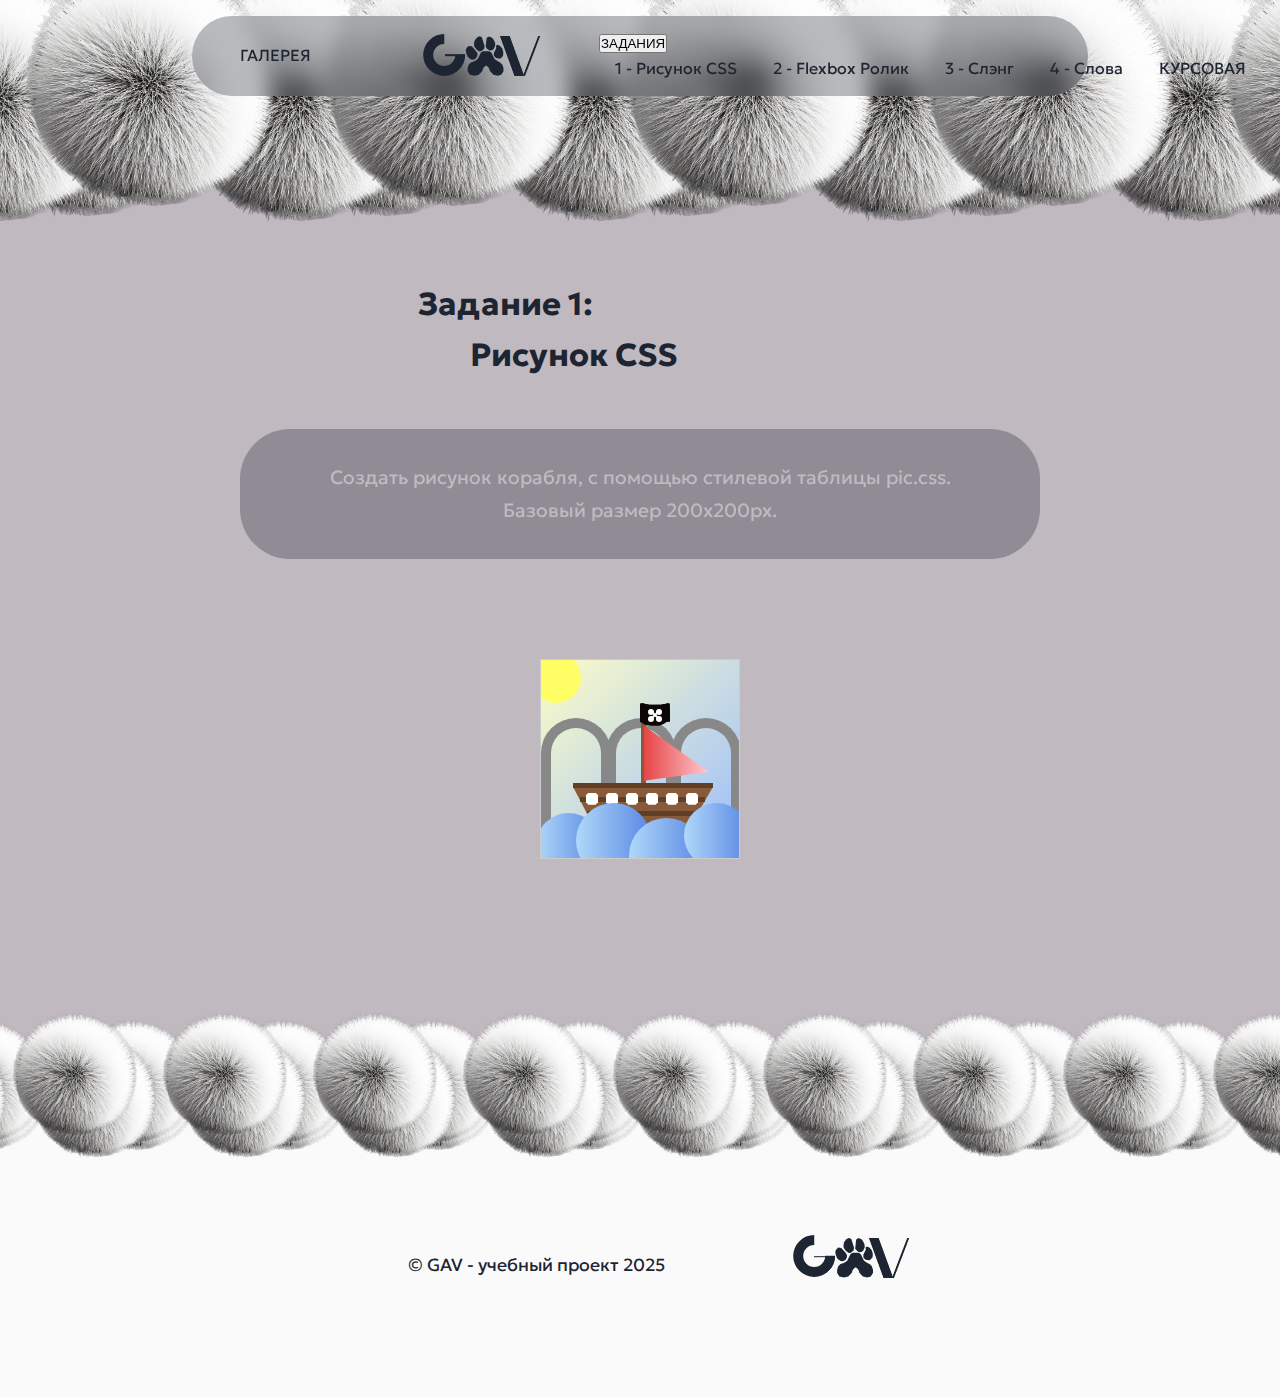
<file: tasks/task1-DrawingCss.html>
<!DOCTYPE html>
<html lang="ru">
<head>
    <meta charset="UTF-8">
    <meta name="viewport" content="width=device-width, initial-scale=1.0">
    <title>Задание 1 - Рисунок CSS | GAV</title>
     <link rel="preconnect" href="https://fonts.googleapis.com">
    <link rel="preconnect" href="https://fonts.gstatic.com" crossorigin>
    <link href="https://fonts.googleapis.com/css2?family=Comic+Relief:wght@400;700&family=Geologica:wght@100..900&family=Kablammo&family=Slackey&family=Underdog&display=swap" rel="stylesheet">
    
    <link rel="stylesheet" href="../style.css">
    <link rel="stylesheet" href="task1-style.css">
</head>
<body>
    <div class="header-fluffies-container">
        <div class="header-fluffy"></div>
    </div>
    <header>
        <div class="container header-content">
                <nav>
                    <button class="mobile-menu-btn"></button>
                    <ul class="nav-content">
                        <li><a href="../gallery.html">ГАЛЕРЕЯ</a></li>
                        <li><a href="../index.html" class="logo-link">
                                <div class="logo">
                                    <div class="paw-container">
                                        <div class="paw-main"></div>
                                        <div class="paw-right"></div>
                                    </div>
                                    <div class="letter-v-container"></div>
                                </div>
                        </a></li>
                        <li class="right-nav">
                            <div class="tasks-dropdown">
                                <button class="tasks-button">ЗАДАНИЯ</button>
                                <div class="dropdown-content">
                                    <a href="task1-DrawingCss.html">1 - Рисунок CSS</a>
                                    <a href="task2-FlexboxAnimation.html">2 - Flexbox Ролик</a>
                                    <a href="task3.html">3 - Слэнг</a>
                                    <a href="task4.html">4 - Слова</a>
                                    <a href="../Game_Gorelova_FunnyText/screensaver.html" class="coursework">КУРСОВАЯ</a>
                                </div>
                            </div>
                        </li>
                    </ul>
                </nav>
            </div>
        </div>
    </header>

    <main>
        <section>
            <div class="container">
                <h1 class="project-number">Задание 1:</h1>
                <h1 class="project-title">Рисунок CSS</h1>
                <p class="hero-subtitle">Создать рисунок корабля, с помощью стилевой таблицы pic.css. Базовый размер 200х200px.</p>
            </div>
        </section>

        <div class="container">
            <div class="css-drawing">
                <div class="ship-container">
                    <div class="arch arch1"></div>
                    <div class="arch arch2"></div>
                    <div class="arch arch3"></div>

                    <div class="mast"></div>
                    <div class="flag-top"></div>
                    <div class="flag-bottom"></div>

                    <div class="deck"></div>
                    <div class="stripe1"></div>
                    <div class="stripe2"></div>
                    <div class="stripe3"></div>
                    <div class="stripe4"></div>

                    <div class="window window1"></div>
                    <div class="window window2"></div>
                    <div class="window window3"></div>
                    <div class="window window4"></div>
                    <div class="window window5"></div>
                    <div class="window window6"></div>
                    
                    <div class="wave wave1"></div>
                    <div class="wave wave2"></div>
                    <div class="wave wave3"></div>
                    <div class="wave wave4"></div>

                    <div class="flag-top">
                        <div class="circle circle1"></div>
                        <div class="circle circle2"></div>
                        <div class="circle circle3"></div>
                        <div class="circle circle4"></div>
                    </div>
                </div>
            </div>
        </div>
    </main>

    <footer>
        <div class="footer-transition">
            <div class="fluffy-element"></div>
        </div>
        <div class="container footer-content">
                <p>&copy; GAV - учебный проект 2025</p>
                <div class="logo">
                    <div class="paw-container">
                        <div class="paw-main"></div>
                        <div class="paw-right"></div>
                    </div>
                    <div class="letter-v-container"></div>
                </div>
        </div>
    </footer>

     <div class="mobile-menu-overlay" id="mobileMenu">
    <div class="mobile-menu-content">
        <button class="mobile-menu-close" id="closeMobileMenu"></button>
        <ul class="mobile-nav">
                <li class="mobile-logo">
                    <a href="/index.html">
                        <div class="logo">
                            <div class="paw-container">
                                <div class="paw-main"></div>
                                <div class="paw-right"></div>
                            </div>
                            <div class="letter-v-container"></div>
                        </div>
                    </a>
                </li>
                <li><a href="/gallery.html">ГАЛЕРЕЯ</a></li>
                <li>
                    <div class="tasks-dropdown mobile-tasks-dropdown">
                        <button class="tasks-button mobile-tasks-button">ЗАДАНИЯ</button>
                        <div class="dropdown-content mobile-dropdown-content">
                            <a href="task1-DrawingCss.html">1 - Рисунок CSS</a>
                            <a href="task2-FlexboxAnimation.html">2 - Flexbox Ролик</a>
                            <a href="task3.html">3 - Слэнг</a>
                            <a href="task4.html">4 - Слова</a>
                            <a href="../Game_Gorelova_FunnyText/screensaver.html" class="coursework">КУРСОВАЯ</a>
                        </div>
                    </div>
                </li>
            </ul>
    </div>
</div>

<button class="scroll-to-top" aria-label="Вернуться к началу страницы"></button>
<script src="../script.js"></script>

</body>
</html>
</file>
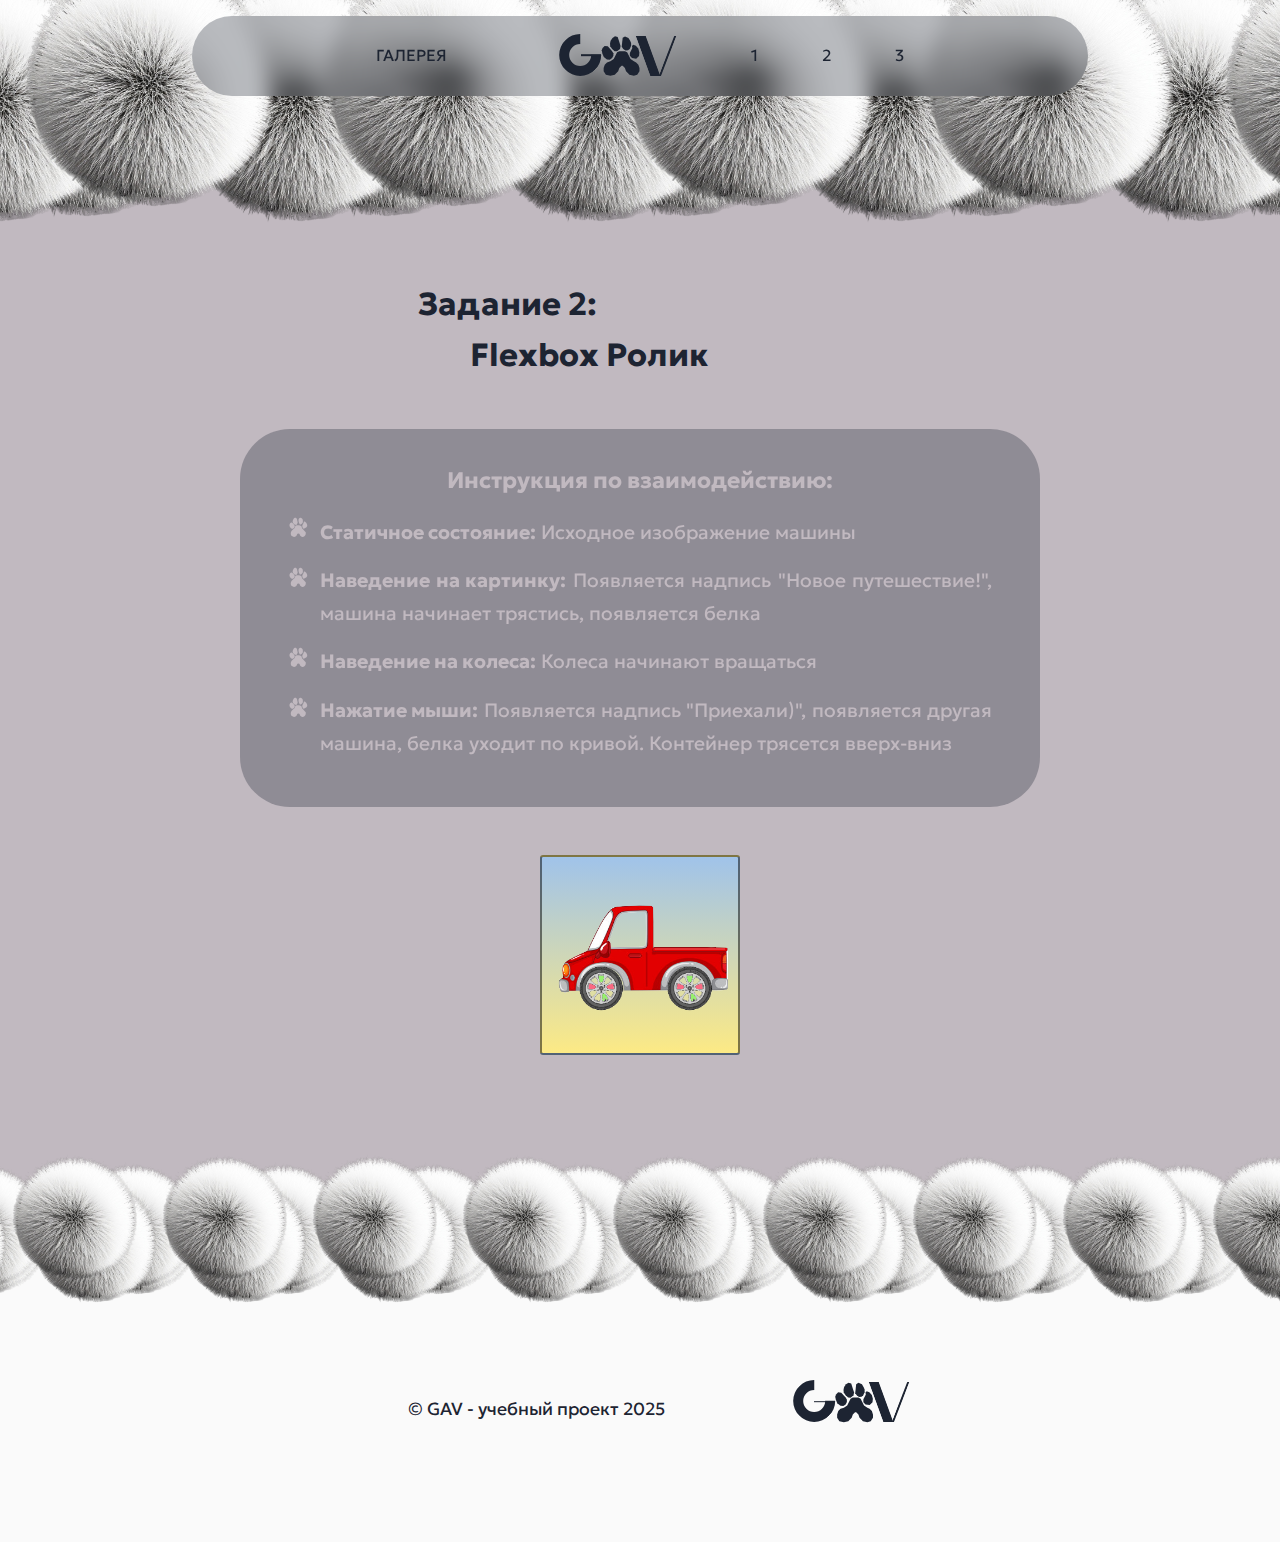
<file: tasks/task2-FlexboxAnimation.html>
<!DOCTYPE html>
<html lang="ru">
<head>
    <meta charset="UTF-8">
    <meta name="viewport" content="width=device-width, initial-scale=1.0">
    <title>Задание 2 - Flexbox Ролик | GAV</title>
    <link rel="preconnect" href="https://fonts.googleapis.com">
    <link rel="preconnect" href="https://fonts.gstatic.com" crossorigin>
    <link href="https://fonts.googleapis.com/css2?family=Comic+Relief:wght@400;700&family=Geologica:wght@100..900&family=Kablammo&family=Slackey&family=Underdog&display=swap" rel="stylesheet">
    <link rel="stylesheet" href="../style.css">
    <link rel="stylesheet" href="task2-style.css">
</head>
<body>
    <div class="header-fluffies-container">
        <div class="header-fluffy"></div>
    </div>
    <header>
        <div class="container header-content">
                <nav>
                    <button class="mobile-menu-btn"></button>
                    <ul class="nav-content">
                        <li><a href="../gallery.html">ГАЛЕРЕЯ</a></li>
                        <li><a href="../index.html" class="logo-link">
                                <div class="logo">
                                    <div class="paw-container">
                                        <div class="paw-main"></div>
                                        <div class="paw-right"></div>
                                    </div>
                                    <div class="letter-v-container"></div>
                                </div>
                        </a></li>
                        <li class="right-nav"><a href="task1-DrawingCss.html">1</a>
                        <a href="task2-FlexboxAnimation.html">2</a>
                        <a href="task3.html">3</a></li>
                    </ul>
                </nav>
            </div>
        </div>
    </header>

    <main>
        <section>
            <div class="container">
                    <h1 class="project-number">Задание 2:</h1>
                    <h1 class="project-title">Flexbox Ролик</h1>
                    <div class="hero-subtitle">
                        <h3>Инструкция по взаимодействию:</h3>
                        <ul>
                            <li><strong>Статичное состояние:</strong> Исходное изображение машины</li>
                            <li><strong>Наведение на картинку:</strong> Появляется надпись "Новое путешествие!", машина начинает трястись, появляется белка</li>
                            <li><strong>Наведение на колеса:</strong> Колеса начинают вращаться</li>
                            <li><strong>Нажатие мыши:</strong> Появляется надпись "Приехали)", появляется другая машина, белка уходит по кривой. Контейнер трясется вверх-вниз</li>
                        </ul>
                    </div>
            </div>
        </section>
                 
        <div class="container">
            <div class="animation-section">
                <div class="flexbox-animation">
                    
                    <img src="Media/car2.png" alt="Машина" class="main-car">
                    
                    <div class="wheels-container">
                        <img src="Media/car3.png" alt="Колесо" class="wheel">
                        <img src="Media/car3.png" alt="Колесо" class="wheel">
                    </div>

                    <div class="hover-elements">
                        <div class="hover-text">Новое путешествие!</div>
                        <img src="Media/car4.png" alt="Белка" class="squirrel-face">
                    </div>
                    
                    <div class="click-elements">
                        <div class="click-text">Приехали)</div>
                        <img src="Media/car1.png" alt="Другая машина" class="car-alt">
                        <img src="Media/car5.png" alt="Белка уходит" class="squirrel-walk">
                    </div>
                </div>
            </div>
        </div>
    </main>

    <footer>
        <div class="footer-transition">
            <div class="fluffy-element"></div>
        </div>
        <div class="container footer-content">
                <p>&copy; GAV - учебный проект 2025</p>
                <div class="logo">
                    <div class="paw-container">
                        <div class="paw-main"></div>
                        <div class="paw-right"></div>
                    </div>
                    <div class="letter-v-container"></div>
                </div>
        </div>
    </footer>
    
     <div class="mobile-menu-overlay" id="mobileMenu">
    <div class="mobile-menu-content">
        <button class="mobile-menu-close" id="closeMobileMenu"></button>
        <ul class="mobile-nav">
            <li class="mobile-logo">
                <a href="../index.html">
                    <div class="logo">
                        <div class="paw-container">
                            <div class="paw-main"></div>
                            <div class="paw-right"></div>
                        </div>
                        <div class="letter-v-container"></div>
                    </div>
                </a>
            </li>
            <li><a href="../gallery.html">ГАЛЕРЕЯ</a></li>
            <li><a href="task1-DrawingCss.html">1</a></li>
            <li><a href="task2-FlexboxAnimation.html">2</a></li>
            <li><a href="task3.html">3</a></li>
        </ul>
    </div>
</div>

<button class="scroll-to-top" aria-label="Вернуться к началу страницы"></button>

<script src="../script.js"></script>

</body>
</html>
</file>
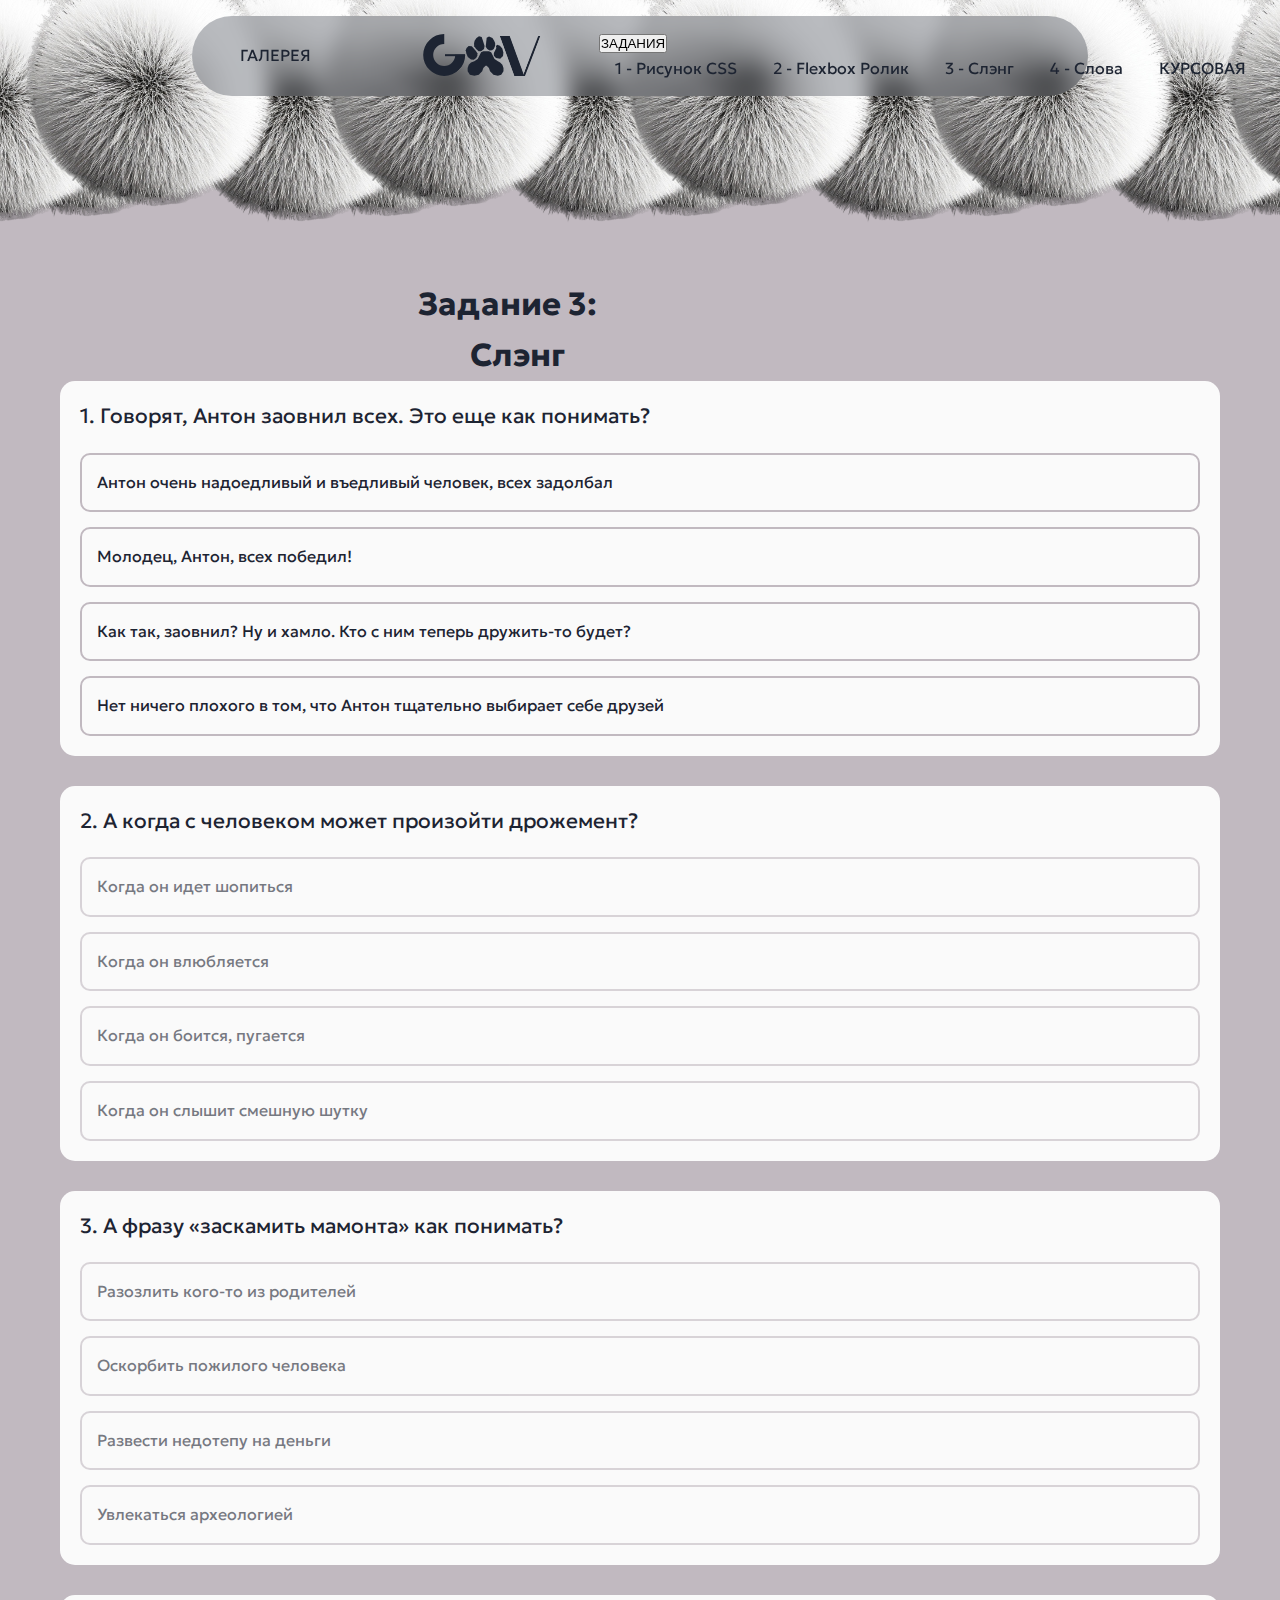
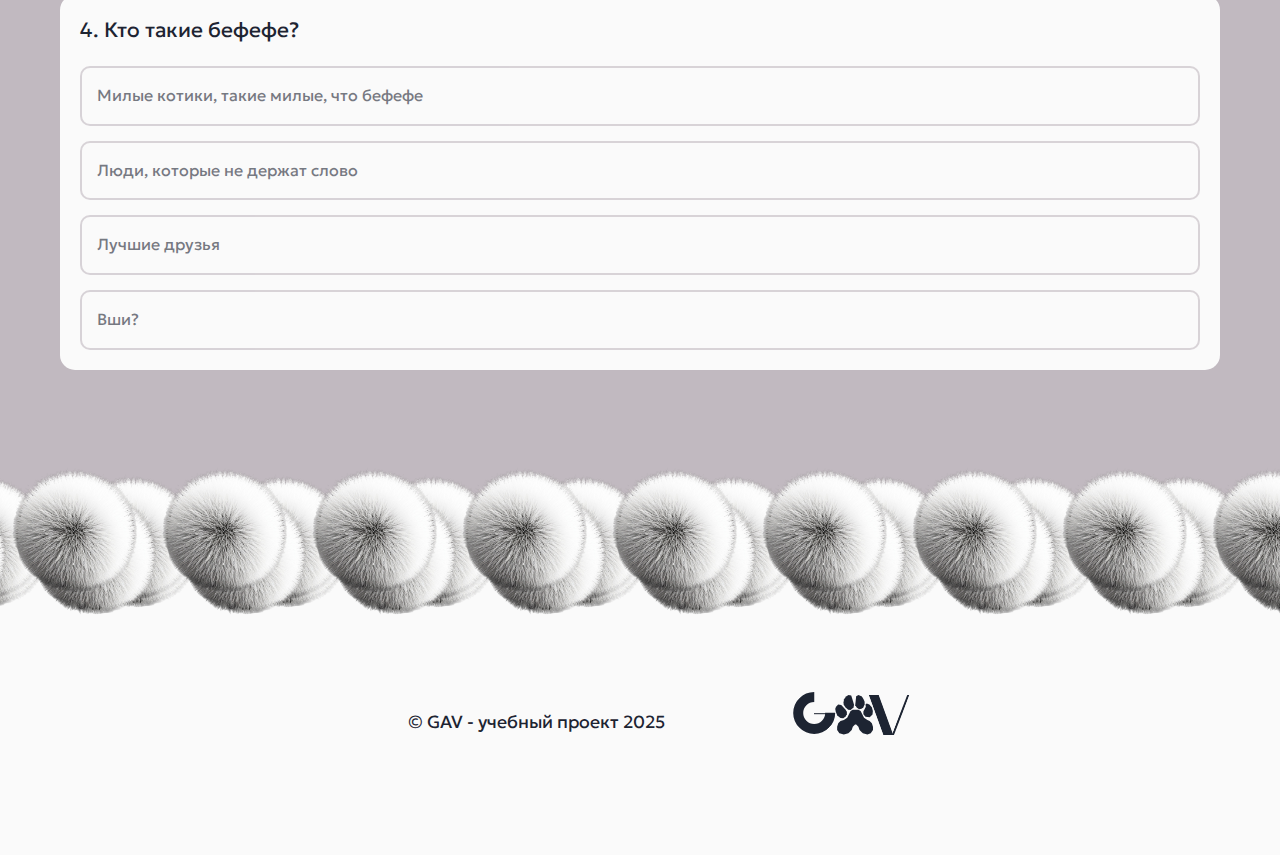
<file: tasks/task3.html>
<!DOCTYPE html>
<html lang="ru">
<head>
    <meta charset="UTF-8">
    <meta name="viewport" content="width=device-width, initial-scale=1.0">
    <title>Задание 3 - Слэнг | GAV</title>
    <link rel="preconnect" href="https://fonts.googleapis.com">
    <link rel="preconnect" href="https://fonts.gstatic.com" crossorigin>
    <link href="https://fonts.googleapis.com/css2?family=Comic+Relief:wght@400;700&family=Geologica:wght@100..900&family=Kablammo&family=Slackey&family=Underdog&display=swap" rel="stylesheet">
    
    <link rel="stylesheet" href="../style.css">
    <link rel="stylesheet" href="task3-style.css">
</head>
<body>
    <div class="header-fluffies-container">
        <div class="header-fluffy"></div>
    </div>
    <header>
        <div class="container header-content">
                <nav>
                    <button class="mobile-menu-btn"></button>
                    <ul class="nav-content">
                        <li><a href="../gallery.html">ГАЛЕРЕЯ</a></li>
                        <li><a href="../index.html" class="logo-link">
                                <div class="logo">
                                    <div class="paw-container">
                                        <div class="paw-main"></div>
                                        <div class="paw-right"></div>
                                    </div>
                                    <div class="letter-v-container"></div>
                                </div>
                        </a></li>
                        <li class="right-nav">
                            <div class="tasks-dropdown">
                                <button class="tasks-button">ЗАДАНИЯ</button>
                                <div class="dropdown-content">
                                    <a href="task1-DrawingCss.html">1 - Рисунок CSS</a>
                                    <a href="task2-FlexboxAnimation.html">2 - Flexbox Ролик</a>
                                    <a href="task3.html">3 - Слэнг</a>
                                    <a href="task4.html">4 - Слова</a>
                                    <a href="/Game_Gorelova_FunnyText/screensaver.html" class="coursework">КУРСОВАЯ</a>
                                </div>
                            </div>
                        </li>
                    </ul>
                </nav>
        </div>
    </header>

    <main>
        <section class="hero">
            <div class="container">
                <h1 class="project-number">Задание 3:</h1>
                <h1 class="project-title">Слэнг</h1>
                <div id="questions-container"></div>
                <div class="no-questions" id="no-questions" style="display: none;">Вопросы закончились</div>
                <div class="final-stats" id="final-stats" style="display: none;"></div>
            </div>
        </section>
       
    </main>

    <footer>
        <div class="footer-transition">
            <div class="fluffy-element"></div>
        </div>
        <div class="container footer-content">
                <p>&copy; GAV - учебный проект 2025</p>
                <div class="logo">
                    <div class="paw-container">
                        <div class="paw-main"></div>
                        <div class="paw-right"></div>
                    </div>
                    <div class="letter-v-container"></div>
                </div>
        </div>
    </footer>
    
     <div class="mobile-menu-overlay" id="mobileMenu">
    <div class="mobile-menu-content">
        <button class="mobile-menu-close" id="closeMobileMenu"></button>
        <ul class="mobile-nav">
                <li class="mobile-logo">
                    <a href="/index.html">
                        <div class="logo">
                            <div class="paw-container">
                                <div class="paw-main"></div>
                                <div class="paw-right"></div>
                            </div>
                            <div class="letter-v-container"></div>
                        </div>
                    </a>
                </li>
                <li><a href="/gallery.html">ГАЛЕРЕЯ</a></li>
                <li>
                    <div class="tasks-dropdown mobile-tasks-dropdown">
                        <button class="tasks-button mobile-tasks-button">ЗАДАНИЯ</button>
                        <div class="dropdown-content mobile-dropdown-content">
                            <a href="task1-DrawingCss.html">1 - Рисунок CSS</a>
                            <a href="task2-FlexboxAnimation.html">2 - Flexbox Ролик</a>
                            <a href="task3.html">3 - Слэнг</a>
                            <a href="task4.html">4 - Слова</a>
                            <a href="/Game_Gorelova_FunnyText/screensaver.html" class="coursework">КУРСОВАЯ</a>
                        </div>
                    </div>
                </li>
            </ul>
    </div>
</div>

<button class="scroll-to-top" aria-label="Вернуться к началу страницы"></button>

<script src="../script.js"></script>
<script src="task3-script.js"></script>

</body>
</html>
</file>
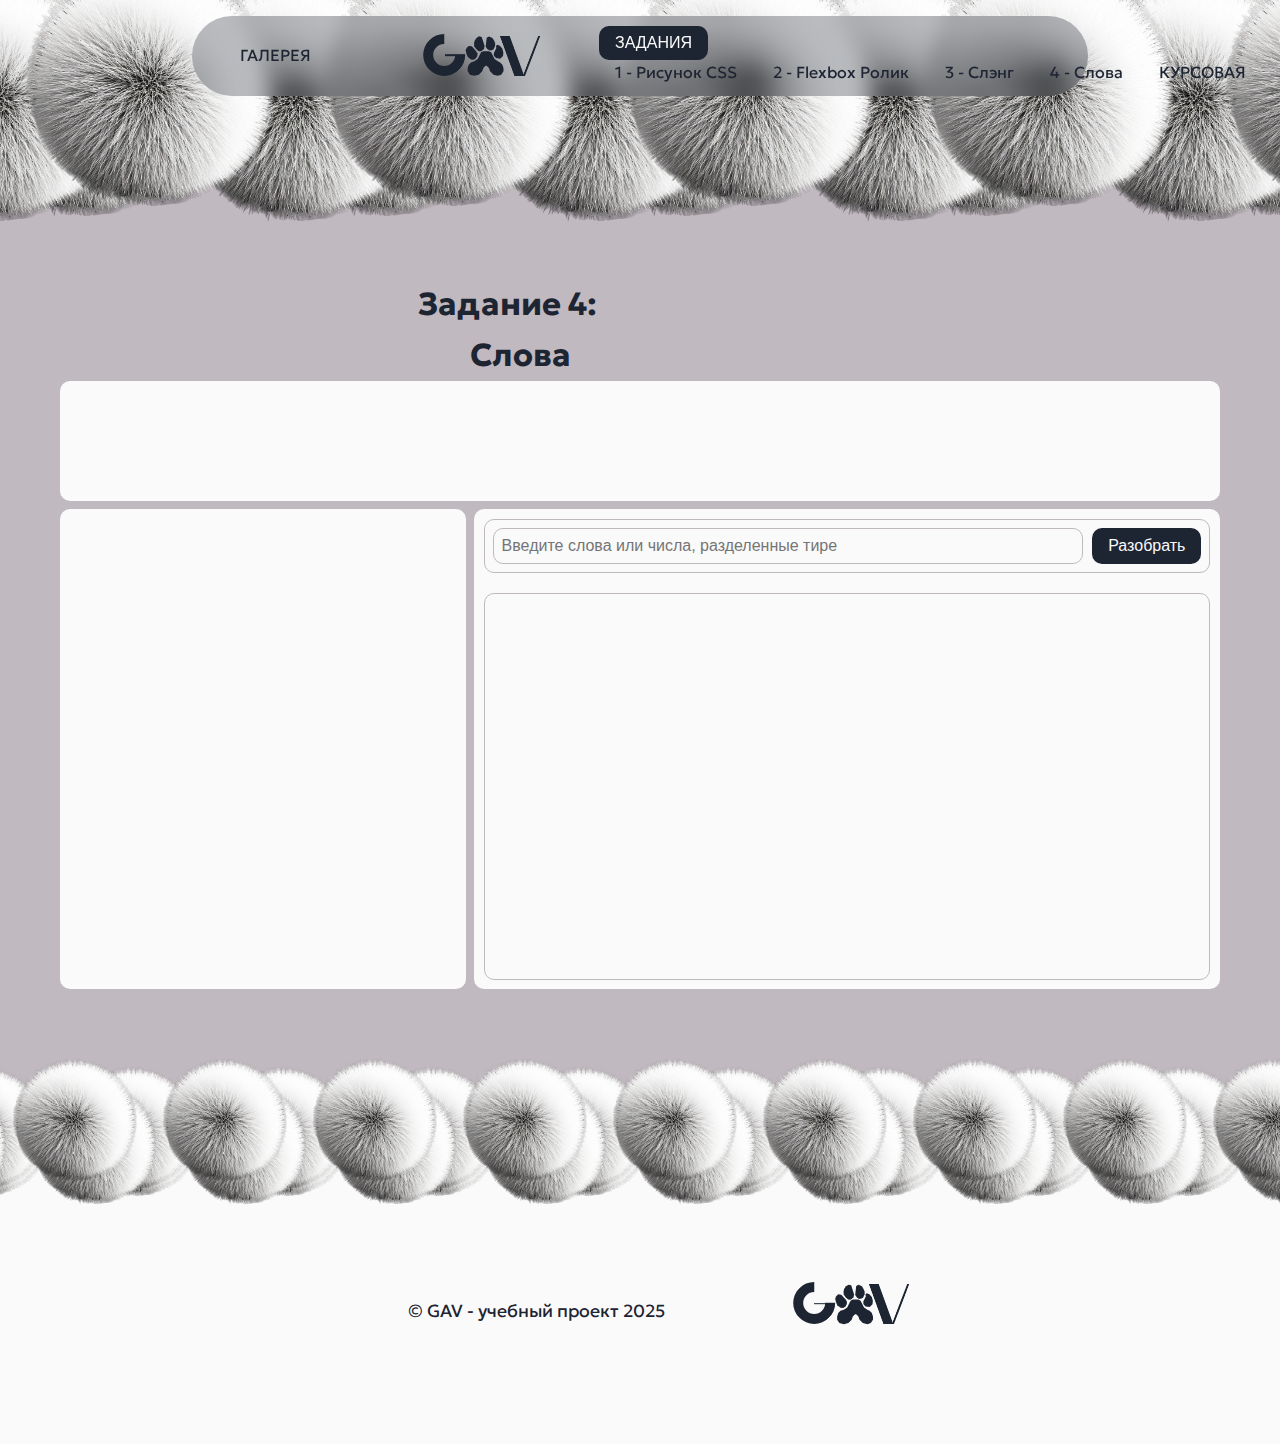
<file: tasks/task4.html>
<!DOCTYPE html>
<html lang="ru">
<head>
    <meta charset="UTF-8">
    <meta name="viewport" content="width=device-width, initial-scale=1.0">
    <title>Задание 4 - Слова | GAV</title>
     <link rel="preconnect" href="https://fonts.googleapis.com">
    <link rel="preconnect" href="https://fonts.gstatic.com" crossorigin>
    <link href="https://fonts.googleapis.com/css2?family=Comic+Relief:wght@400;700&family=Geologica:wght@100..900&family=Kablammo&family=Slackey&family=Underdog&display=swap" rel="stylesheet">
    
    <link rel="stylesheet" href="../style.css">
    <link rel="stylesheet" href="task4-style.css">
</head>
<body>
    <div class="header-fluffies-container">
        <div class="header-fluffy"></div>
    </div>
    <header>
        <div class="container header-content">
                <nav>
                    <button class="mobile-menu-btn"></button>
                    <ul class="nav-content">
                        <li><a href="../gallery.html">ГАЛЕРЕЯ</a></li>
                        <li><a href="../index.html" class="logo-link">
                                <div class="logo">
                                    <div class="paw-container">
                                        <div class="paw-main"></div>
                                        <div class="paw-right"></div>
                                    </div>
                                    <div class="letter-v-container"></div>
                                </div>
                        </a></li>
                        <li class="right-nav">
                            <div class="tasks-dropdown">
                                <button class="tasks-button">ЗАДАНИЯ</button>
                                <div class="dropdown-content">
                                    <a href="task1-DrawingCss.html">1 - Рисунок CSS</a>
                                    <a href="task2-FlexboxAnimation.html">2 - Flexbox Ролик</a>
                                    <a href="task3.html">3 - Слэнг</a>
                                    <a href="task4.html">4 - Слова</a>
                                    <a href="/Game_Gorelova_FunnyText/screensaver.html" class="coursework">КУРСОВАЯ</a>
                                </div>
                            </div>
                        </li>
                    </ul>
                </nav>
        </div>
    </header>

    <main>
        <section class="hero">
            <div class="container">
                <h1 class="project-number">Задание 4:</h1>
                <h1 class="project-title">Слова</h1>
                <div class="block" id="block3"></div>
                <div class="main-content">
                    <div class="block" id="block2"></div>
                    <div class="block" id="block1">
                        <div class="input-section">
                            <input type="text" id="inputString" placeholder="Введите слова или числа, разделенные тире">
                            <button id="parseBtn">Разобрать</button>
                        </div>
                        <div id="displayWord"></div>
                    </div>
                </div>
            </div>
        </section>
    </main>

    <footer>
        <div class="footer-transition">
            <div class="fluffy-element"></div>
        </div>
        <div class="container footer-content">
                <p>&copy; GAV - учебный проект 2025</p>
                <div class="logo">
                    <div class="paw-container">
                        <div class="paw-main"></div>
                        <div class="paw-right"></div>
                    </div>
                    <div class="letter-v-container"></div>
                </div>
        </div>
    </footer>
    
     <div class="mobile-menu-overlay" id="mobileMenu">
    <div class="mobile-menu-content">
        <button class="mobile-menu-close" id="closeMobileMenu"></button>
        <ul class="mobile-nav">
                <li class="mobile-logo">
                    <a href="/index.html">
                        <div class="logo">
                            <div class="paw-container">
                                <div class="paw-main"></div>
                                <div class="paw-right"></div>
                            </div>
                            <div class="letter-v-container"></div>
                        </div>
                    </a>
                </li>
                <li><a href="/gallery.html">ГАЛЕРЕЯ</a></li>
                <li>
                    <div class="tasks-dropdown mobile-tasks-dropdown">
                        <button class="tasks-button mobile-tasks-button">ЗАДАНИЯ</button>
                        <div class="dropdown-content mobile-dropdown-content">
                            <a href="task1-DrawingCss.html">1 - Рисунок CSS</a>
                            <a href="task2-FlexboxAnimation.html">2 - Flexbox Ролик</a>
                            <a href="task3.html">3 - Слэнг</a>
                            <a href="task4.html">4 - Слова</a>
                            <a href="/Game_Gorelova_FunnyText/screensaver.html" class="coursework">КУРСОВАЯ</a>
                        </div>
                    </div>
                </li>
            </ul>
    </div>
</div>

<button class="scroll-to-top" aria-label="Вернуться к началу страницы"></button>

<script src="../script.js"></script>
<script src="task4-script.js"></script>

</body>
</html>
</file>
<file: style.css>
:root {
    --color-primary: #1D2432;
    --color-secondary: #C1B9C0;
    --color-third: #FAFAFA;
    --color-blur-bg: rgba(29, 36, 50, 0.3);
    --shadow-soft: 0 6px 16px rgba(29, 36, 50, 0.4);
}

* {
    margin: 0;
    padding: 0;
    box-sizing: border-box;
}

html, body {
    overflow-x: clip;
    max-width: 100%;
}

body {
    color: var(--color-primary);
    text-align: justify;
    font-family: 'Geologica', sans-serif;
    line-height: 1.6;
    min-height: 100vh;
    display: flex;
    flex-direction: column;
}

h1, h2, h3, h4, h5, h6, p, li {
    color: var(--color-primary);
}

.container {
    width: 100%;
    max-width: 1200px;
    margin: 0 auto;
    padding: 0 20px;
}

main {
    background: var(--color-secondary);
    flex: 1;
    padding: 15vh 0vw 15vh;
}

h2 {
    text-align: center;
    margin-bottom: 1rem;
    font-size: 2rem;
}

.mobile-menu-btn {
    display: none;
    background: none;
    border: none;
    width: 80px;
    height: 80px;
    background-image: url('Images/бургер.png');
    background-size: contain;
    background-repeat: no-repeat;
    background-position: center;
    cursor: pointer;
    position: absolute;
    left: 70%;
    top: 50%;
    transform: translate(-40%, -50%);
    z-index: 1001;
}

/* ---------------------------------------- */

header {
    padding: 1rem 0;
    position: sticky;
    top: 0;
    z-index: 100;
    display: flex;
    align-items: center;
    justify-content: center;
}

.header-content {
    width: 70%;
    height: 80px;
    min-width: 500px; 
    backdrop-filter: blur(10px); 
    background: var(--color-blur-bg); 
    border-radius: 50px;
    padding: 0 2rem;
    display: flex;
    align-items: center; 
    justify-content: center; 
}

.nav-content {
    display: flex;
    justify-content: space-between;
    align-items: center; 
    position: relative;
    z-index: 2;
    padding: 0 0; 
    width: 100%; 
    gap: 5rem; 
    margin: 0;
}

.nav-content li {
    display: flex;
    align-items: center; 
}

.nav-content li:first-child {
    flex: 0 0 auto; 
    justify-content: flex-start;
}

.nav-content li:nth-child(2) {
    flex: 1 1 auto; 
    justify-content: center; 
    position: relative; 
}

.nav-content li.right-nav {
    flex: 0 0 auto;
    justify-content: flex-end;
    gap: 2rem; 
}

.logo-link {
    display: flex;
    align-items: center;
    justify-content: center;
     transform: translateY(1.25rem);
}

nav ul {
    list-style: none;
    align-items: center;
    width: 100%; 
    position: relative; 
    min-height: 60px; 
    margin: 0; 
    padding: 0;
}

nav a {
    color: var(--color-primary);
    text-decoration: none; 
    transition: color 0.3s;
    padding: 0.5rem 1rem;
}

.logo-link:hover .logo {
    filter: brightness(0) invert(1);
    transition: all 0.3s ease;
}

nav a:hover{
    color: var(--color-third);
}

.header-fluffies-container {
    overflow: visible;
    width: 100%;
    height: 0; 
    z-index: 50;
}

.header-fluffy {
    position: absolute;
    background-image: url('Images/пушистик.png');
    background-size: contain;
    background-repeat: no-repeat;
    background-position: center;
    background-repeat: no-repeat;
}

.header-fluffy:first-child { 
    width: 100vw; 
    height: 400px; 
    left: 0%; 
    top: -80px;
    background-image: 
        url('Images/пушистик.png'),
        url('Images/пушистик.png'),
        url('Images/пушистик.png'),
        url('Images/пушистик.png');
    background-size: 300px 300px;
    background-repeat: repeat-x;
    background-position: 
         0% 10%,
        15% 25%,
        45% 15%,
        85% 20%;
    border-radius: 0;
    padding: 0;
}

/* ---------------------------------------- */

.hero-subtitle {
    color: var(--color-secondary); 
    backdrop-filter: blur(10px); 
    background: var(--color-blur-bg); 
    border-radius: 50px; 
    padding: 2rem 3rem; 
    text-align: center; 
    line-height: 1.6; 
    font-size: 1.1rem; 
    max-width: 800px; 
    margin: 3rem auto; 
    position: relative; 
}

/* ---------------------------------------- */

footer {
    background: var(--color-third);
    color: var(--color-primary);
    text-align: center;
    padding: 3rem 0;
    margin-top: auto;
    position: relative;
    min-height: 300px; 
    display: flex;
    align-items: center;
    justify-content: center;
}

.footer-content {
    display: flex;
    justify-content: center;
    align-items: center; 
    padding: 2rem 0;
    z-index: 2;
    gap: 8rem;
    width: 100%;
    margin-top: 5em;
}

.footer-content p {
    transform: translateY(-80%); 
}

.footer-transition {
    position: absolute;
    overflow: visible;
    width: 100%;
    height: 0; 
    z-index: 50;
}

.fluffy-element {
    position: absolute;
    background-image: url('Images/пушистик.png');
    background-size: contain;
    background-repeat: no-repeat;
    background-position: center;
    background-repeat: no-repeat;
}

.fluffy-element:first-child { 
    width: 100vw; 
    height: 300px; 
    left: 0%; 
    top: -16em;
    background-image: 
        url('Images/пушистик.png'),
        url('Images/пушистик.png'),
        url('Images/пушистик.png'),
        url('Images/пушистик.png');
    background-size: 150px 150px;
    background-repeat: repeat-x;
    background-position: 
        0% 10%,
        15% 25%,
        45% 15%,
        85% 20%;
    border-radius: 0;
    padding: 0;
}

/* ---------------------------------------- */

.logo {
    position: relative;
    width: 80px;
    height: 80px;
    display: inline-block;
}

.logo::before {
    content: '';
    position: absolute;
    width: 28%;
    height: 28%;
    left: 0;
    bottom: 50%;
    border: 0.65rem solid var(--color-primary);
    border-radius: 50%;
    border-top-color: transparent;
    transform: rotate(45deg);
}

.logo::after {
    content: '';
    position: absolute;
    width: 25%;
    height: 0.1rem;
    background: var(--color-primary);
    left: 27%;
    top: 19%;
    transform: translateY(200%);
}

.logo .letter-v-container {
    position: absolute;
    left: 105%; 
    top: 0; 
    width: 1.8rem;
    height: 50%;
}

.logo .letter-v-container::before {
    content: '';
    position: absolute;
    width: 0.65rem; 
    height: 100%;
    background: var(--color-primary);
    right: 65%;
    bottom: 0; 
    transform: skewX(20deg); 
    clip-path: polygon(0 0, 100% 0, 100% 100%, 0 100%);
}

.logo .letter-v-container::after {
    content: '';
    position: absolute;
    width: 0.2rem; 
    height: 100%;
    background: var(--color-primary);
    right: 10%;
    bottom: 0; 
    transform: skewX(-20deg); 
    clip-path: polygon(30% 0, 100% 0, 70% 100%, 0 100%); 
} 

.paw-container {
    position: absolute;
    width: 100%;
    height: 100%;
}

.paw-container .paw-main{
    content: '';
    position: absolute;
    width: 70%;
    height: 70%;
    left: 46%;
    bottom: 25%;
    background: var(--color-primary);
    clip-path: polygon(52% 20%, 42% 20%, 38% 22%, 
    36% 26%, 32% 34%, 26% 38%, 
    20% 40%, 16% 44%, 14% 50%, 14% 56%, 18% 62%, 26% 64%, 34% 62%, 36% 60%, 40% 56%, 
    42% 50%, 46% 46%, 48% 46%, 52% 50%, 
    54% 56%, 58% 60%, 60% 62%, 68% 64%, 74% 62%, 78% 56%, 78% 50%, 76% 44%, 72% 40%,
    68% 38%, 62% 34%, 58% 26%, 
    56% 22%);
}

.paw-container::before {
    content: '';
    position: absolute;
    width: 26%;
    height: 26%;
    left: 49%;
    top: 8%;
    background: var(--color-primary);
    clip-path: polygon(46% 19%, 31% 17%, 21% 27%, 
    17% 38%, 20% 53%, 27% 70%, 
    42% 82%, 56% 83%, 67% 75%, 
    73% 64%, 73% 52%, 66% 41%);
}

.paw-container::after {
    content: '';
    position: absolute;
    width: 24%;
    height: 23%;
    left: 59%;
    bottom: 79%;
    background: var(--color-primary);
   clip-path: polygon(60% 14%, 46% 10%, 33% 19%, 
   23% 34%, 20% 50%, 21% 64%, 
   31% 79%, 44% 91%, 57% 92%, 
   72% 79%, 75% 63%);
} 

.paw-right{
    position: absolute;
    width: 100%;
    height: 100%;
}

.paw-right::before {
    content: '';
    position: absolute;
    width: 24%;
    height: 23%;
    left: 70%;
    bottom: 79%;
    background: var(--color-primary);
    clip-path: polygon(70% 19%, 52% 11%, 40% 18%, 
    35% 67%, 43% 79%, 55% 88%, 
    68% 86%, 77% 79%, 
    84% 62%, 84% 47%, 79% 35%);
}

.paw-right::after {
    content: '';
    position: absolute;
    width: 22%;
    height: 23%;
    left: 82%;
    bottom: 68%;
    background: var(--color-primary);
    clip-path: polygon(64% 14%, 49% 9%, 42% 15%, 44% 26%, 
    30% 53%, 30% 68%, 42% 81%, 
    66% 84%, 82% 69%, 84% 50%, 78% 29%);
}  

/* ---------------------------------------- */

.project-number {
    margin-top: 1em;
    text-align: left;
    padding-left: 28vw;
}

.project-title {
    text-align: left;
    padding-left: 32vw; 
}

.project-number-2 {
    margin-top: 1em;
    text-align: left;
    padding-left: 15vw;
}

.project-title-2 {
    text-align: left;
    padding-left: 25vw; 
}

/* ---------------------------------------- */

.scroll-to-top {
    position: fixed;
    bottom: 40px;
    right: 30px;
    width: 60px;
    height: 60px;
    backdrop-filter: blur(10px);
    background: var(--color-blur-bg);
    border-radius: 50px;
    border: none;
    cursor: pointer;
    opacity: 0;
    visibility: hidden;
    transition: all 0.3s ease;
    z-index: 9999;
    display: flex;
    align-items: center;
    justify-content: center;
    background-image: url('Images/курсор.png');
    background-size: 30px 30px;
    background-repeat: no-repeat;
    background-position: center;
}

.scroll-to-top:hover {
    background-color: rgba(29, 36, 50, 0.5);
    transform: translateY(-2px);
    box-shadow: 0 6px 16px rgba(29, 36, 50, 0.4);
}

.scroll-to-top:active {
    transform: translateY(0);
}

.scroll-to-top.show {
    opacity: 1;
    visibility: visible;
}

/* ---------------------------------------- */
@media (min-width: 1200px) {
    p {
        font-size: 1.1rem;
        line-height: 1.7;
    }
    
    .hero-subtitle {
        font-size: 1.2rem;
        line-height: 1.7;
    }
    
    .principles-grid p {
        font-size: 1.1rem;
    }
    .footer-content p {
        transform: translateY(-40%) !important;
    }
}

@media (min-width: 1400px) {
    p {
        font-size: 1.15rem;
        line-height: 1.75;
    }
    
    .hero-subtitle {
        font-size: 1.25rem;
        line-height: 1.75;
    }
    
    .principles-grid p {
        font-size: 1.15rem;
    }
}

@media (max-width: 1250px) {
    .container {
        padding: 0 40px;
    }
}


@media (min-width: 800px) {
    .mobile-menu-btn, .mobile-menu-overlay {
        display: none !important;
    }
}

@media (max-width: 800px) {

    .container {
        padding: 0 6vw;
    }
    
    .header-content {
        min-width: unset;
        padding: 0 1rem;
    }
    
    .nav-content {
        gap: 0;
        justify-content: space-between;
    }
    
    .nav-content li:first-child,
    .nav-content li.right-nav {
        display: none;
    }

    .logo{
        transform: translateX(-70%);
        position: relative;
        z-index: 100;
    }

   .mobile-menu-btn {
        display: block;
    }
    
    .mobile-menu-btn:hover {
    filter: brightness(0) invert(1); 
    transition: all 0.3s ease;
}

    .mobile-menu-overlay {
        position: fixed;
        top: 0;
        left: 0;
        width: 100%;
        height: 100%;
        backdrop-filter: blur(10px);
        background: var(--color-blur-bg);
        z-index: 1000;
        display: none;
        justify-content: center;
        align-items: center;
    }
    
    .mobile-menu-overlay.active {
        display: flex;
    }
    
    .mobile-menu-content {
        border-radius: 20px;
        padding: 2rem;
        width: 70%; 
        height: 80px; 
        max-width: 300px;
        min-height: 400px;
        position: relative;
        display: flex;
        /* flex-direction: column; */
        align-items: center;
        justify-content: flex-start;
    }
    
    .mobile-menu-close {
        position: absolute;
        top: 19%;
        right: 4%;
        width: 40px;
        height: 40px;
        background-image: url('Images/крест.png');
        background-size: contain;
        background-repeat: no-repeat;
        background-position: center;
        border: none;
        background-color: transparent;
        cursor: pointer;
    }
    
    .mobile-nav {
        list-style: none;
        display: flex;
        flex-direction: column;
        gap: 2rem;
        align-items: center;
        width: 100%;
        margin-top: 10rem;
    }
    
    .mobile-nav li a {
        color: var(--color-third);
        text-decoration: none;
        font-size: 1.2rem;
        transition: color 0.3s;
    }
    
    .mobile-logo {
        filter: brightness(0) invert(1);
        position: absolute; 
        top: 19%; 
        left: 50%;
    }

    /* ---------- */

    h1, h2 {
        font-size: 1.7rem;
    }

    h3 {
        font-size: 1.2rem;
    }

    .hero-subtitle {
        padding: 1.5rem 2rem;
        font-size: 1rem;
        margin: 2rem auto;
    }
    
    .project-number-2 {
        padding-left: 5vw;
        text-align: center;
    }
    
    .project-title-2 {
        padding-left: 5vw;
        text-align: center;
    }
    
    .principles-grid {
        position: relative;
    }
    
    .footer-content {
        flex-direction: column;
        gap: 2rem;
        margin-top: 3em;
    }
    
    .footer-content p {
        transform: translateY(0);
        order: 2;
    }
    
    .footer-content .logo {
        transform: translate(-8%, 30%);
    }
    
    .scroll-to-top {
        width: 50px;
        height: 50px;
        bottom: 20px;
        right: 5%;
        z-index: 900;
    }
}

@media (max-width: 480px) {
    .container {
        padding: 0 7vw;
    }

    .header-content {
        width: 95%;
    }
    
    .hero-subtitle {
        padding: 1rem 1.5rem;
        font-size: 0.9rem;
    }

    h1, h2 {
        font-size: 1.5rem;
    }

    h3 {
        font-size: 1.1rem;
    }

    .principles-grid {
        grid-template-columns: 1fr;
        gap: 2rem;
    }

     .header-fluffy:first-child { 
        height: 800px;
        background-size: 180px 180px;
        background-position: 
            10% 4%,
            35% 18%,
            72% 6%,
            92% 14%;
    }
}
</file>
<file: gallery_style.css>
.project-image img {
    max-width: 100%;
    height: auto;
    border-radius: 10px;
    display: block;
}

/* ------- */
.project-card:nth-child(1) .project-details {
    margin-top: 1rem;
}

.project-card:nth-child(1) .project-image {
    float: left;
    margin: 0rem 2rem 0 0;
    width: 200px;
}

.project-card:nth-child(1) .project-image img {
    width: 100%;
    height: auto;
    border-radius: 10px;
}

.project-card:nth-child(1) .project-details p {
    text-align: justify;
    line-height: 1.6;
}

.project-card:nth-child(1)::after {
    content: "";
    display: table;
    clear: both;
}

/* ---------- */

.project-card:nth-child(2) .project-details {
    display: flex;
    align-items: center;
    margin-top: 1.5rem;
}

.project-card:nth-child(2) .project-details p {
    flex: 1;
    margin-right: 3rem;
    text-align: justify;
}

.project-card:nth-child(2) .project-image {
    flex-shrink: 0;
    width: 200px;
    margin-right: 3rem;
}

.project-card:nth-child(2) .project-image img {
    width: 100%;
    height: auto;
    border-radius: 10px;
}

/* ---------- */
.project-card:nth-child(3) .project-details {
    margin-bottom: 1.5rem;
}
.project-card .project-details p{
    text-align: justify;
}

.project-card:nth-child(3) .project-image {
    display: flex;
    flex-direction: column;
    gap: 1rem;
    margin-top: 1.5rem;
}

.project-card:nth-child(3) .project-image .top-images {
    display: flex;
    justify-content: space-between;
    align-items: end; 
    width: 100%;
    gap: 1rem;
}

.project-card:nth-child(3) .project-image .top-images img {
    height: 180px; 
    width: auto; 
    object-fit: contain;
    object-position: bottom;
    flex-shrink: 0; 
}

.project-card:nth-child(3) .project-image img.bottom-image {
    width: 100%;
    height: 350px;
    object-fit: contain;
}

/* ---------------------- */

.modal {
    display: none;
    position: fixed;
    z-index: 10000;
    left: 0;
    top: 0;
    width: 100%;
    height: 100%;
    background-color:  var(--color-blur-bg);
    backdrop-filter: blur(10px);
}

.modal-content {
    position: relative;
    margin: auto;
    display: block;
    width: auto;
    height: auto;
    max-width: 90%;
    max-height: 90%;
    top: 50%;
    transform: translateY(-50%);
    transition: transform 0.3s ease;
    border-radius: 10px;
    box-shadow: var(--shadow-soft);
}

.modal-controls {
    position: fixed;
    top: 20px;
    right: 20px;
    display: flex;
    gap: 10px;
    z-index: 10001;
}

.modal-btn {
    width: 50px;
    height: 50px;
    border: none;
    border-radius: 50%;
    backdrop-filter: blur(10px);
    font-size: 1.5rem;
    font-weight: bold;
    cursor: pointer;
    display: flex;
    align-items: center;
    justify-content: center;
    transition: all 0.3s ease;
}

.modal-btn:hover {
    background: var(--color-secondary);
    transform: scale(1.1);
}

.zoom-in, .zoom-out, .close {
    background: var(color-third);
}

/* -------------------- */

.paw-animation {
    position: relative;
    width: 100%;
    height: 80px;
    top: 0;
    left: 0;
    margin: 3rem 1rem;
}

.paw-track {
    position: absolute;
    width: 100%;
    height: 100%;
}

.paw-step {
    position: absolute;
    width: 60px;
    height: 60px;
    background-image: url('Images/лапа.svg');
    background-size: contain;
    background-repeat: no-repeat;
    filter: brightness(0) saturate(100%) invert(10%) sepia(10%) saturate(2000%) hue-rotate(190deg) brightness(90%) contrast(90%);
    opacity: 0;
}

/* ----- */
.paw-animation.left-to-right .paw-step:nth-child(1) {
    left: -20%;
    top: 10%;
    animation: pawStepRight 6s ease-in-out 0.5s infinite;
}

.paw-animation.left-to-right .paw-step:nth-child(2) {
    left: 10%;
    top: 50%;
    animation: pawStepRight 6s ease-in-out 1s infinite;
}

.paw-animation.left-to-right .paw-step:nth-child(3) {
    left: 40%;
    top: 20%;
    animation: pawStepRight 6s ease-in-out 1.5s infinite;
}

.paw-animation.left-to-right .paw-step:nth-child(4) {
    left: 70%;
    top: 60%;
    animation: pawStepRight 6s ease-in-out 2s infinite;
}

.paw-animation.left-to-right .paw-step:nth-child(5) {
    left: 100%;
    top: 30%;
    animation: pawStepRight 6s ease-in-out 2.5s infinite;
}

@keyframes pawStepRight {
    0% {
        opacity: 0;
        transform: rotate(90deg) translateY(10px);
    }
    20% {
        opacity: 1;
        transform: rotate(90deg) translateX(0);
    }
    40% {
        opacity: 0.8;
        transform: rotate(90deg) translateX(0);
    }
    60% {
        opacity: 0.4;
        transform: rotate(90deg) translateX(0);
    }
    70% {
        opacity: 0;
        transform: rotate(90deg) translateX(0);
    }
}

/* ----- */
.paw-animation.right-to-left .paw-step:nth-child(1) {
    left: 100%;
    top: 10%;
    animation: pawStepLeft 6s ease-in-out 0.5s infinite;
}

.paw-animation.right-to-left .paw-step:nth-child(2) {
    left: 70%;
    top: 50%;
    animation: pawStepLeft 6s ease-in-out 1s infinite;
}

.paw-animation.right-to-left .paw-step:nth-child(3) {
    left: 40%;
    top: 20%;
    animation: pawStepLeft 6s ease-in-out 1.5s infinite;
}

.paw-animation.right-to-left .paw-step:nth-child(4) {
    left: 10%;
    top: 60%;
    animation: pawStepLeft 6s ease-in-out 2s infinite;
}

.paw-animation.right-to-left .paw-step:nth-child(5) {
    left: -20%;
    top: 30%;
    animation: pawStepLeft 6s ease-in-out 2.5s infinite;
}

@keyframes pawStepLeft {
    0% {
        opacity: 0;
        transform: rotate(-90deg) translateY(10px);
    }
    20% {
        opacity: 1;
        transform: rotate(-90deg);
    }
    40% {
        opacity: 0.8;
        transform: rotate(-90deg);
    }
    60% {
        opacity: 0.4;
        transform: rotate(-90deg);
    }
    70% {
        opacity: 0;
        transform: rotate(-90deg);
    }
}

/* -------- */

.project-card:nth-child(3) .project-image .top-images .mobile-fourth-image {
    display: none;
}

@media (max-width: 1024px) {
    .project-card:nth-child(3) .project-image .top-images .mobile-fourth-image {
        display: block;
    }
    
    .project-card:nth-child(3) .project-image {
        display: flex;
        flex-direction: column;
        gap: 1.5rem;
    }
    
    .project-card:nth-child(3) .project-image .top-images {
        display: grid;
        grid-template-columns: 1fr 1fr;
        grid-template-rows: auto auto;
        gap: 1.5rem;
    }
    
    .project-card:nth-child(3) .project-image .top-images img {
        width: 100%; 
        height: 180px; 
        object-fit: cover; 
        object-position: center;
    }
    
    .project-card:nth-child(3) .project-image img:not(.top-images img) {
        display: none;
    }
    
    .project-card:nth-child(3) .project-image .top-images {
        width: 100%;
    }
}

@media (max-width: 768px) {
    .project-card:nth-child(3) .project-image .top-images {
        grid-template-columns: 1fr; 
        grid-template-rows: repeat(4, auto); 
        gap: 1rem;
    }
    
    .project-card:nth-child(3) .project-image .top-images img {
        height: 150px; 
        width: 100%; 
        object-fit: contain; 
    }
}

@media (max-width: 480px) {
    .project-card:nth-child(3) .project-image .top-images img {
        height: 120px;
    }

    .project-card:nth-child(2) .project-details {
        flex-direction: column; 
        align-items: flex-start;
        gap: 1.5rem; 
    }
    
    .project-card:nth-child(2) .project-image {
        order: -1; 
        width: 100%; 
        margin-right: 0;
        margin-bottom: 0;
    }
    
    .project-card:nth-child(2) .project-details p {
        margin-right: 0;
        width: 100%; 
    }
}

/* ------------- */

.modal-content.zoom-in {
    animation: zoomIn 0.3s ease;
}

@keyframes zoomIn {
    from { transform: translateY(-50%) scale(0.5); }
    to { transform: translateY(-50%) scale(1); }
}

.modal.fade-in {
    animation: fadeIn 0.3s ease;
}

@keyframes fadeIn {
    from { opacity: 0; }
    to { opacity: 1; }
}
</file>
<file: Game_Gorelova_FunnyText/leaderboard.css>
@font-face {
    font-family: 'NauryzRedKeds';
    src: url('fonts/NauryzRedKeds.ttf') format('truetype');
    font-weight: normal;
    font-style: normal;
    font-display: swap;
}

@font-face {
    font-family: 'Geologica';
    src: url('fonts/Geologica.ttf') format('truetype');
    font-weight: normal;
    font-style: normal;
    font-display: swap;
}

html, body {
    overflow: auto !important;
    height: auto !important;
    font-family: 'Geologica', sans-serif;
}

.levels-screen {
    min-height: 100vh;
    overflow-y: auto;
    background: linear-gradient(135deg, #1d2432 0%, #283246 100%);
    color: rgba(250, 250, 250, 1);
    display: flex;
    flex-direction: column;
}

body.modal-open {
    overflow: hidden !important;
    position: fixed !important;
    width: 100% !important;
    height: 100% !important;
}

.levels-screen.modal-open {
    overflow: hidden !important;
}

.levels-header {
    padding: 2rem 1rem;
    text-align: center;
    background: rgba(255, 255, 255, 0.05);
    border-bottom: 1px solid rgba(255, 255, 255, 0.1);
}

.logo-container {
    max-width: 800px;
    margin: 0 auto;
}

.logo-title {
    font-family: 'NauryzRedKeds', 'Geologica', sans-serif;
    font-size: 3.5rem;
    color: rgba(250, 250, 250, 1);
    text-shadow: 
        0 0 10px rgba(255, 255, 255, 0.3),
        0 2px 15px rgba(0, 0, 0, 0.4);
    letter-spacing: 3px;
    margin: 1rem 0;
    text-transform: uppercase;
}

.logo-subtitle {
    font-family: 'Geologica', sans-serif;
    font-size: 1.3rem;
    color: rgba(193, 185, 192, 1);
    font-weight: 300;
    margin-top: 0.5rem;
}

.levels-content {
    flex: 1;
    padding: 2rem 1rem;
    max-width: 1200px;
    margin: 0 auto;
    width: 100%;
    font-family: 'Geologica', sans-serif;
}

.leaderboard-container {
    background: rgba(250, 250, 250, 1);
    border-radius: 20px;
    padding: 2rem;
    margin-bottom: 2rem;
    box-shadow: 0 10px 30px rgba(0, 0, 0, 0.2);
}

.leaderboard-header {
    text-align: center;
    margin-bottom: 2rem;
    padding-bottom: 1.5rem;
    border-bottom: 2px solid rgba(29, 36, 50, 0.1);
}

.leaderboard-header h2 {
    font-family: 'NauryzRedKeds', 'Geologica', sans-serif;
    font-size: 2.5rem;
    color: #1d2432;
    margin-bottom: 0.5rem;
}

.leaderboard-header p {
    color: rgba(29, 36, 50, 0.8);
    font-size: 1.1rem;
}

.leaderboard-stats {
    display: flex;
    justify-content: space-around;
    background: linear-gradient(135deg, #f5f5f5, #e8e8e8);
    border-radius: 15px;
    padding: 1.5rem;
    margin-top: 2rem;
    flex-wrap: wrap;
    gap: 1rem;
}

.stats-item {
    text-align: center;
    flex: 1;
    min-width: 150px;
}

.stats-label {
    display: block;
    font-size: 0.9rem;
    color: rgba(29, 36, 50, 0.7);
    margin-bottom: 0.5rem;
    font-weight: 500;
}

.stats-value {
    display: block;
    font-size: 2rem;
    font-weight: 700;
    color: #1d2432;
    font-family: 'NauryzRedKeds', sans-serif;
}

.loading {
    text-align: center;
    padding: 3rem;
    color: rgba(29, 36, 50, 0.7);
    font-size: 1.2rem;
}

.empty-leaderboard {
    text-align: center;
    padding: 3rem;
    color: rgba(29, 36, 50, 0.7);
}

.empty-leaderboard p {
    margin-bottom: 1rem;
    font-size: 1.1rem;
}

.error {
    text-align: center;
    padding: 3rem;
    color: #c62828;
    font-size: 1.1rem;
}

.leaderboard-table-container {
    overflow-x: auto;
    margin: 0 -1rem;
    padding: 0 1rem;
}

.leaderboard-table {
    width: 100%;
    border-collapse: collapse;
    min-width: 600px;
}

.leaderboard-table th {
    background: #f5f5f5;
    padding: 1.2rem 1rem;
    text-align: left;
    font-weight: 600;
    color: #1d2432;
    border-bottom: 2px solid #ddd;
    font-family: 'Geologica', sans-serif;
    font-size: 1rem;
    white-space: nowrap;
}

.leaderboard-table th:nth-child(1) { width: 80px; }
.leaderboard-table th:nth-child(2) { min-width: 180px; }
.leaderboard-table th:nth-child(3) { width: 120px; }
.leaderboard-table th:nth-child(4) { width: 100px; }
.leaderboard-table th:nth-child(5) { width: 120px; }

.leaderboard-table td {
    padding: 1rem;
    border-bottom: 1px solid #eee;
    font-family: 'Geologica', sans-serif;
    vertical-align: middle;
}

.leaderboard-table tr:hover {
    background: #f9f9f9;
}

.leaderboard-table tr:last-child td {
    border-bottom: none;
}

.rank {
    font-weight: 700;
    text-align: center;
    font-size: 1.2rem;
    position: relative;
}

.number-win{
    color: #1d2432;
}

.player-name {
    font-weight: 500;
    color: #1d2432;
    display: flex;
    align-items: center;
    gap: 0.5rem;
}

.you-badge {
    background: #1d2432;
    color: white;
    padding: 0.2rem 0.6rem;
    border-radius: 12px;
    font-size: 0.8rem;
    font-weight: 500;
}

.score {
    font-weight: 700;
    color: #2e7d32;
    text-align: right;
    font-size: 1.1rem;
}

.games {
    text-align: center;
    color: rgba(29, 36, 50, 0.8);
}

.date {
    color: rgba(29, 36, 50, 0.7);
    font-size: 0.9rem;
    white-space: nowrap;
}

.current-player {
    background: rgba(29, 36, 50, 0.05) !important;
    border-left: 4px solid #1d2432;
}

.current-player .player-name {
    font-weight: 700;
}

.test-section {
    text-align: center;
    padding: 2rem;
    background: rgba(250, 250, 250, 1);
    border-radius: 15px;
    margin-top: 2rem;
    font-family: 'Geologica', sans-serif;
}

.test-btn {
    background: #1d2432;
    color: rgba(250, 250, 250, 1);
    border: none;
    padding: 1rem 2rem;
    font-size: 1.1rem;
    border-radius: 50px;
    cursor: pointer;
    font-family: 'NauryzRedKeds', 'Geologica', sans-serif;
    font-weight: 500;
    letter-spacing: 1px;
    transition: all 0.3s ease;
    display: inline-flex;
    align-items: center;
    justify-content: center;
    gap: 0.5rem;
}

.test-btn:hover {
    transform: scale(1.05);
    box-shadow: 0 5px 15px rgba(193, 185, 192, 1);
}

.levels-footer {
    padding: 1.5rem 1rem;
    background: rgba(0, 0, 0, 0.2);
    text-align: center;
    font-family: 'Geologica', sans-serif;
}

.footer-actions {
    display: flex;
    justify-content: center;
    gap: 1rem;
    margin-bottom: 1rem;
    font-family: 'Geologica', sans-serif;
    flex-wrap: wrap;
}

.back-btn {
    background: rgba(255, 255, 255, 0.1);
    color: rgba(250, 250, 250, 1);
    border: 1px solid rgba(255, 255, 255, 0.2);
    padding: 0.6rem 1.5rem;
    border-radius: 50px;
    cursor: pointer;
    font-family: 'Geologica', sans-serif;
    font-size: 0.9rem;
    transition: all 0.3s ease;
}

.back-btn:hover {
    background: rgba(255, 255, 255, 0.2);
    transform: translateY(-2px);
}

.copyright {
    color: rgba(193, 185, 192, 1);
    font-size: 0.9rem;
    font-family: 'Geologica', sans-serif;
}

.modal {
    position: fixed;
    top: 0;
    left: 0;
    right: 0;
    bottom: 0;
    background: rgba(0, 0, 0, 0.7);
    display: flex;
    justify-content: center;
    align-items: center;
    z-index: 1000;
    font-family: 'Geologica', sans-serif;
    overflow-y: auto;
    -webkit-overflow-scrolling: touch;
}

.modal-content {
    background: rgba(250, 250, 250, 1);
    border-radius: 20px;
    width: 90%;
    max-width: 600px;
    max-height: 80vh;
    overflow-y: auto;
    color: #1d2432;
    font-family: 'Geologica', sans-serif;
    margin: 20px;
}

.modal-header {
    display: flex;
    justify-content: space-between;
    align-items: center;
    padding: 1.5rem;
    font-family: 'Geologica', sans-serif;
    position: sticky;
    top: 0;
    background: rgba(250, 250, 250, 1);
    z-index: 1;
}

.modal-header h2 {
    margin: 0;
    color: #1d2432;
    font-family: 'Geologica', sans-serif;
    font-weight: 600;
}

.modal-close {
    background: none;
    border: none;
    font-size: 2rem;
    cursor: pointer;
    color: #666;
    line-height: 1;
    padding: 0;
    width: 30px;
    height: 30px;
    display: flex;
    align-items: center;
    justify-content: center;
    font-family: 'Geologica', sans-serif;
}

.modal-close:hover {
    color: #1d2432;
}

.modal-body {
    padding: 1.5rem;
    font-family: 'Geologica', sans-serif;
}

@media (max-width: 768px) {
    .logo-title {
        font-size: 2.8rem;
    }
    
    .logo-subtitle {
        font-size: 1.1rem;
    }
    
    .leaderboard-header h2 {
        font-size: 2rem;
    }
    
    .leaderboard-header p {
        font-size: 1rem;
    }
    
    .leaderboard-container {
        padding: 1.5rem;
    }
    
    .leaderboard-stats {
        flex-direction: column;
        align-items: center;
        gap: 1.5rem;
    }
    
    .stats-item {
        min-width: 200px;
    }
    
    .footer-actions {
        flex-direction: column;
        align-items: center;
    }
    
    .back-btn, .instructions-btn {
        width: 200px;
    }
    
    .leaderboard-table {
        font-size: 0.9rem;
    }
    
    .leaderboard-table th,
    .leaderboard-table td {
        padding: 0.8rem;
    }
    
    .you-badge {
        font-size: 0.7rem;
        padding: 0.15rem 0.4rem;
    }
}

@media (max-width: 480px) {
    .logo-title {
        font-size: 2.2rem;
    }
    
    .logo-subtitle {
        font-size: 1rem;
    }
    
    .leaderboard-header h2 {
        font-size: 1.8rem;
    }
    
    .leaderboard-container {
        padding: 1.2rem;
    }
    
    .stats-value {
        font-size: 1.8rem;
    }
    
    .leaderboard-table {
        min-width: 500px;
    }
    
    .leaderboard-table th:nth-child(5) {
        display: none;
    }
    
    .leaderboard-table td:nth-child(5) {
        display: none;
    }
}
</file>
<file: Game_Gorelova_FunnyText/gamestyle.css>
@font-face {
    font-family: 'NauryzRedKeds';
    src: url('fonts/NauryzRedKeds.ttf') format('truetype');
    font-weight: normal;
    font-style: normal;
    font-display: swap;
}

@font-face {
    font-family: 'Geologica';
    src: url('fonts/Geologica.ttf') format('truetype');
    font-weight: normal;
    font-style: normal;
    font-display: swap;
}

* {
    margin: 0;
    padding: 0;
    box-sizing: border-box;
}

body {
    font-family: 'Geologica', 'Rubik', sans-serif;
    overflow: hidden;
    height: 100vh;
    width: 100vw;
}

.screen {
    position: fixed;
    top: 0;
    left: 0;
    width: 100%;
    height: 100%;
    transition: background-color 1.5s cubic-bezier(0.4, 0, 0.2, 1);
}

#splash-screen {
    background-color: rgba(193, 185, 192, 1);
    display: flex;
    justify-content: center;
    align-items: center;
}

.paw {
    position: absolute;
    pointer-events: none;
    opacity: 0;
    transition: opacity 0.3s ease;
    filter: drop-shadow(2px 2px 3px rgba(29, 36, 50, 0.2));
}

.center-card {
    background-color: rgba(193, 185, 192, 0.85);
    backdrop-filter: blur(5px);
    -webkit-backdrop-filter: blur(5px);
    padding: 3rem 4rem;
    border-radius: 25px;
    text-align: center;
    z-index: 100;
    box-shadow: 
        0 20px 40px rgba(29, 36, 50, 0.15),
        inset 0 1px 0 rgba(255, 255, 255, 0.3);
    animation: float 3s ease-in-out infinite;
    border: 1px solid rgba(255, 255, 255, 0.2);
}

@keyframes float {
    0%, 100% { transform: translateY(0px); }
    50% { transform: translateY(-10px); }
}

.game-title {
    font-family: 'NauryzRedKeds', 'Geologica', sans-serif;
    font-size: 5rem;
    color: rgba(29, 36, 50, 1);
    margin-bottom: 0.5rem;
    font-weight: 700;
    text-shadow: 2px 2px 4px rgba(0, 0, 0, 0.1);
    letter-spacing: 2px;
}

.loading-bar {
    width: 300px;
    height: 6px;
    background: rgba(29, 36, 50, 0.1);
    border-radius: 3px;
    margin: 0 auto 1rem;
    overflow: hidden;
    position: relative;
}

.loading-progress {
    height: 100%;
    width: 0%;
    background: linear-gradient(90deg, 
        rgba(29, 36, 50, 0.8), 
        rgba(29, 36, 50, 1));
    border-radius: 3px;
    transition: width 0.3s ease;
    position: relative;
}

.loading-progress::after {
    content: '';
    position: absolute;
    top: 0;
    left: 0;
    right: 0;
    bottom: 0;
    background: linear-gradient(90deg, 
        transparent, 
        rgba(255, 255, 255, 0.4), 
        transparent);
    animation: shimmer 2s infinite;
}

@keyframes shimmer {
    0% { transform: translateX(-100%); }
    100% { transform: translateX(100%); }
}

.loading-text {
    color: rgba(29, 36, 50, 0.7);
    font-size: 1rem;
    letter-spacing: 0.5px;
    font-family: 'Geologica', 'Rubik', sans-serif;
}

#auth-screen {
    background-color: rgba(29, 36, 50, 1);
    display: flex;
    flex-direction: column;
    justify-content: center;
    align-items: center;
    padding: 2rem;
}

.auth-container {
    background: rgba(250, 250, 250, 1);
    padding: 3rem;
    border-radius: 20px;
    text-align: center;
    width: 90%;
    max-width: 500px;
    box-shadow: 
        0 25px 50px rgba(0, 0, 0, 0.25),
        inset 0 1px 0 rgba(255, 255, 255, 0.5);
    margin-bottom: 3rem;
    transform: translateY(-40px);
    animation: slideUp 0.8s ease-out 0.3s forwards;
    opacity: 0;
}

@keyframes slideUp {
    to {
        transform: translateY(0);
        opacity: 1;
    }
}

.auth-title {
    font-family: 'NauryzRedKeds', 'Geologica', sans-serif;
    font-size: 4.5rem;
    color: rgba(29, 36, 50, 1);
    margin-bottom: 0.5rem;
    font-weight: 700;
    letter-spacing: 2px;
}

.auth-subtitle {
    font-size: 1.5rem;
    color: rgba(29, 36, 50, 0.8);
    margin-bottom: 2.5rem;
    font-weight: 300;
    font-family: 'Geologica', sans-serif;
}

.input-group {
    margin: 2rem auto;
    width: 100%;
    max-width: 300px;
    position: relative;
}

#player-name {
    width: 100%;
    padding: 1rem;
    font-size: 1.2rem;
    border: none;
    background: transparent;
    color: rgba(29, 36, 50, 1);
    text-align: center;
    outline: none;
    font-family: 'Geologica', 'Rubik', sans-serif;
    letter-spacing: 0.5px;
}

#player-name::placeholder {
    color: rgba(29, 36, 50, 0.4);
}

.input-underline {
    height: 2px;
    width: 0;
    background: linear-gradient(90deg, 
        rgba(29, 36, 50, 0), 
        rgba(29, 36, 50, 1), 
        rgba(29, 36, 50, 0));
    margin: 0 auto;
    transition: width 0.3s ease;
}

#player-name:focus + .input-underline {
    width: 100%;
}

.btn-primary {
    background: linear-gradient(135deg, 
        rgba(29, 36, 50, 1), 
        rgba(40, 50, 70, 1));
    color: rgba(250, 250, 250, 1);
    border: none;
    padding: 1rem 3rem;
    font-size: 1.2rem;
    border-radius: 50px;
    cursor: pointer;
    font-family: 'Geologica', 'Rubik', sans-serif;
    font-weight: 500;
    letter-spacing: 1px;
    transition: all 0.3s ease;
    box-shadow: 0 5px 15px rgba(29, 36, 50, 0.3);
    position: relative;
    overflow: hidden;
}

.btn-primary:hover:not(:disabled) {
    transform: translateY(-2px);
    box-shadow: 0 8px 20px rgba(29, 36, 50, 0.4);
}

.btn-primary:active:not(:disabled) {
    transform: translateY(0);
}

.btn-primary:disabled {
    opacity: 0.5;
    cursor: not-allowed;
}

.btn-primary::after {
    content: '';
    position: absolute;
    top: 0;
    left: -100%;
    width: 100%;
    height: 100%;
    background: linear-gradient(90deg, 
        transparent, 
        rgba(255, 255, 255, 0.2), 
        transparent);
    transition: left 0.5s;
}

.btn-primary:hover::after {
    left: 100%;
}

.footer-info {
    position: absolute;
    bottom: 2rem;
    width: 100%;
    text-align: center;
    color: rgba(255, 255, 255, 0.7);
}

.copyright {
    font-size: 0.9rem;
    opacity: 0.5;
    font-family: 'Geologica', sans-serif;
}

.hidden {
    display: none !important;
}

@media (max-width: 768px) {
    .center-card {
        padding: 2rem;
        margin: 1rem;
    }
    
    .game-title {
        font-size: 3.5rem;
    }
    
    .auth-container {
        padding: 2rem;
        margin: 1rem;
    }
    
    .auth-title {
        font-size: 3rem;
    }
    
    .loading-bar {
        width: 250px;
    }
}

@media (max-width: 480px) {
    .game-title {
        font-size: 2.8rem;
    }
    
    .auth-title {
        font-size: 2.5rem;
    }
    
    .auth-subtitle {
        font-size: 1.2rem;
    }
    
    #player-name {
        font-size: 1rem;
    }
}


/* Добавьте эти стили в gamestyle.css */
.modal {
    position: fixed;
    top: 0;
    left: 0;
    width: 100%;
    height: 100%;
    background-color: rgba(0, 0, 0, 0.7);
    display: flex;
    align-items: center;
    justify-content: center;
    z-index: 1000;
    padding: 20px;
    box-sizing: border-box;
}

.modal.hidden {
    display: none;
}

.modal-content {
    background-color: white;
    border-radius: 12px;
    max-width: 600px;
    width: 100%;
    max-height: 80vh;
    overflow-y: auto;
    box-shadow: 0 10px 30px rgba(0, 0, 0, 0.3);
}

.modal-header {
    display: flex;
    justify-content: space-between;
    align-items: center;
    padding: 20px;
    border-bottom: 1px solid rgba(29, 36, 50, 0.1);
}

.modal-header h2, .modal-header h3 {
    margin: 0;
    color: rgba(29, 36, 50, 1);
}

.modal-close {
    background: none;
    border: none;
    font-size: 24px;
    cursor: pointer;
    color: rgba(29, 36, 50, 0.6);
    width: 30px;
    height: 30px;
    display: flex;
    align-items: center;
    justify-content: center;
    border-radius: 50%;
}

.modal-close:hover {
    background-color: rgba(29, 36, 50, 0.05);
    color: rgba(29, 36, 50, 1);
}

.modal-body {
    padding: 20px;
}

.modal-open {
    overflow: hidden;
}

.profile-info {
    display: flex;
    flex-direction: column;
    gap: 12px;
    margin-bottom: 20px;
}

.profile-item {
    display: flex;
    justify-content: space-between;
    padding: 8px 0;
    border-bottom: 1px solid rgba(29, 36, 50, 0.05);
}

.profile-label {
    font-weight: 600;
    color: rgba(29, 36, 50, 0.8);
}

.profile-value {
    color: rgba(29, 36, 50, 1);
    text-align: right;
    max-width: 60%;
}

.levels-progress {
    display: flex;
    flex-direction: column;
    gap: 12px;
}

.level-progress-item {
    background-color: rgba(29, 36, 50, 0.03);
    padding: 12px 16px;
    border-radius: 8px;
    border: 1px solid rgba(29, 36, 50, 0.1);
}

.level-name {
    font-weight: 600;
    color: rgba(29, 36, 50, 1);
    display: block;
    margin-bottom: 4px;
}

.level-status {
    font-weight: 600;
    display: inline-block;
    padding: 4px 8px;
    border-radius: 4px;
    margin-bottom: 8px;
}

.level-status.completed {
    background-color: rgba(46, 125, 50, 0.1);
    color: #2e7d32;
}

.level-status.test-completed {
    background-color: rgba(255, 152, 0, 0.1);
    color: #ff9800;
}

.level-status.not-completed {
    background-color: rgba(198, 40, 40, 0.1);
    color: #c62828;
}

.level-details {
    display: block;
    font-size: 0.9rem;
    color: rgba(29, 36, 50, 0.7);
}

.modal-buttons {
    display: flex;
    gap: 10px;
    justify-content: flex-end;
    margin-top: 20px;
}

.cancel-btn, .confirm-btn {
    padding: 10px 20px;
    border-radius: 6px;
    border: none;
    cursor: pointer;
    font-weight: 600;
    transition: all 0.2s;
}

.cancel-btn {
    background-color: rgba(29, 36, 50, 0.1);
    color: rgba(29, 36, 50, 0.8);
}

.cancel-btn:hover {
    background-color: rgba(29, 36, 50, 0.15);
}

.confirm-btn {
    background-color: rgba(193, 185, 192, 1);
    color: rgba(29, 36, 50, 1);
}

.confirm-btn:hover {
    background-color: rgba(193, 185, 192, 0.9);
}
</file>
<file: Game_Gorelova_FunnyText/level1.css>
* {
    margin: 0;
    padding: 0;
    box-sizing: border-box;
}

body {
    font-family: 'Geologica', sans-serif;
    background: linear-gradient(135deg, #1d2432 0%, #283246 100%);
    color: rgba(250, 250, 250, 1);
    min-height: 100vh;
    overflow-x: hidden;
}

.game-container {
    min-height: 100vh;
    display: flex;
    flex-direction: column;
    padding: 1rem;
}

.progress-panel.top {
    background: rgba(0, 0, 0, 0.5);
    padding: 0.8rem 2rem;
    border-radius: 0 0 20px 20px;
    backdrop-filter: blur(10px);
    margin: -1rem -1rem 1.5rem -1rem;
    position: sticky;
    top: 0;
    z-index: 100;
    border-bottom: 2px solid rgba(255, 255, 255, 0.1);
}

.progress-steps {
    display: flex;
    justify-content: center;
    gap: 3rem;
}

.step {
    display: flex;
    flex-direction: column;
    align-items: center;
    gap: 0.5rem;
    cursor: pointer;
    transition: all 0.3s ease;
    min-width: 100px;
}

.step:hover:not(.active) {
    transform: translateY(-3px);
}

.step-number {
    width: 40px;
    height: 40px;
    background: rgba(255, 255, 255, 0.1);
    border-radius: 50%;
    display: flex;
    align-items: center;
    justify-content: center;
    font-weight: bold;
    font-size: 1.2rem;
    color: rgba(250, 250, 250, 1);
    transition: all 0.3s ease;
}

.step.active .step-number {
    background: #4CAF50;
    color: white;
    transform: scale(1.1);
    box-shadow: 0 0 15px rgba(76, 175, 80, 0.5);
}

.step-label {
    color: rgba(193, 185, 192, 1);
    font-size: 1rem;
    transition: all 0.3s ease;
    text-align: center;
    font-weight: 500;
}

.step.active .step-label {
    color: #4CAF50;
    font-weight: bold;
    text-shadow: 0 0 5px rgba(76, 175, 80, 0.3);
}

.game-header {
    display: flex;
    justify-content: space-between;
    align-items: center;
    padding: 1rem 1.5rem;
    background: rgba(255, 255, 255, 0.05);
    border-radius: 15px;
    margin-bottom: 1.5rem;
    flex-wrap: wrap;
    gap: 1rem;
}

.header-left, .header-center, .header-right {
    flex: 1;
}

.header-left {
    display: flex;
    align-items: center;
    gap: 1rem;
}

.back-btn {
    background: rgba(255, 255, 255, 0.1);
    color: rgba(250, 250, 250, 1);
    border: 1px solid rgba(255, 255, 255, 0.2);
    padding: 0.5rem 1rem;
    border-radius: 50px;
    cursor: pointer;
    font-family: 'Geologica', sans-serif;
    transition: all 0.3s ease;
}

.back-btn:hover {
    background: rgba(255, 255, 255, 0.2);
    transform: translateY(-2px);
}

.level-title {
    font-family: 'NauryzRedKeds', sans-serif;
    font-size: 1.5rem;
    color: rgba(250, 250, 250, 1);
}

.header-center {
    text-align: center;
}

.player-info {
    font-size: 1.1rem;
    color: rgba(193, 185, 192, 1);
}

.header-right {
    display: flex;
    justify-content: flex-end;
}

.game-stats {
    display: flex;
    gap: 1.5rem;
}

.stat {
    display: flex;
    flex-direction: column;
    align-items: center;
    gap: 0.3rem;
}

.stat-label {
    font-size: 0.9rem;
    color: rgba(193, 185, 192, 1);
}

.stat-value {
    font-size: 1.3rem;
    font-weight: bold;
    color: rgba(250, 250, 250, 1);
}

.game-main {
    flex: 1;
    position: relative;
    margin-top: 1rem;
}

.game-stage {
    display: none;
    flex-direction: column;
    gap: 1.5rem;
    animation: fadeIn 0.5s ease;
}

.game-stage.active {
    display: flex;
}

@keyframes fadeIn {
    from { opacity: 0; }
    to { opacity: 1; }
}

.stage-header {
    text-align: center;
    margin-bottom: 1rem;
}

.stage-header h2 {
    font-family: 'NauryzRedKeds', sans-serif;
    font-size: 1.8rem;
    margin-bottom: 0.5rem;
    color: rgba(250, 250, 250, 1);
}

.stage-description {
    color: rgba(193, 185, 192, 1);
    font-size: 1.1rem;
}

.game-area {
    display: grid;
    grid-template-columns: 1fr 2fr;
    gap: 2rem;
    min-height: 500px;
}

.words-pool {
    background: rgba(250, 250, 250, 0.05);
    border-radius: 10px;
    padding: 1.5rem;
    border: 2px solid rgba(255, 255, 255, 0.1);
    margin-bottom: 1.5rem;
}

.words-source-container {
    display: flex;
    flex-wrap: wrap;
    gap: 0.8rem;
    min-height: 150px;
    padding: 1rem;
    background: rgba(255, 255, 255, 0.03);
    border-radius: 10px;
    border: 2px dashed rgba(255, 255, 255, 0.1);
    justify-content: center;
    align-items: center;
    transition: all 0.3s ease;
}

.categories-area {
    background: rgba(250, 250, 250, 0.05);
    border-radius: 15px;
    padding: 1.5rem;
    border: 2px solid rgba(255, 255, 255, 0.1);
}

.categories-title {
    font-family: 'NauryzRedKeds', sans-serif;
    font-size: 1.3rem;
    margin-bottom: 1rem;
    color: rgba(250, 250, 250, 1);
}

.hint {
    color: rgba(193, 185, 192, 1);
    font-size: 0.9rem;
    margin-top: 1rem;
    text-align: center;
    font-style: italic;
}

.words-container {
    display: flex;
    flex-wrap: wrap;
    gap: 0.8rem;
    min-height: 150px;
    padding: 1rem;
    background: rgba(255, 255, 255, 0.03);
    border-radius: 10px;
    border: 2px dashed rgba(255, 255, 255, 0.1);
    transition: all 0.3s ease;
}

.drop-zone {
    min-height: 200px;
}

.placeholder {
    color: rgba(193, 185, 192, 0.7);
    font-style: italic;
    width: 100%;
    text-align: center;
    padding: 2rem;
    font-size: 1.1rem;
}

.word-card {
    background: rgba(193, 185, 192, 1); 
    color: rgba(29, 36, 50, 1); 
    padding: 0.8rem 1.2rem;
    border-radius: 10px;
    cursor: grab;
    user-select: none;
    font-size: 1.1rem;
    font-weight: 500;
    box-shadow: 0 4px 6px rgba(0, 0, 0, 0.1);
    transition: all 0.3s ease;
    position: relative;
    border: 2px solid rgba(29, 36, 50, 0.2); 
}

.word-card:hover {
    transform: translateY(-3px);
    box-shadow: 0 6px 12px rgba(0, 0, 0, 0.2);
    border-color: rgba(29, 36, 50, 0.4); 
}

.word-card:active {
    cursor: grabbing;
    transform: scale(0.98);
}

.categories-container {
    display: grid;
    grid-template-columns: repeat(2, 1fr);
    gap: 1.5rem;
}

.category-box {
    background: rgba(250, 250, 250, 1);
    border-radius: 15px;
    padding: 1rem;
    border: 2px solid rgba(29, 36, 50, 0.1);
    transition: all 0.3s ease;
}

.category-header {
    display: flex;
    align-items: center;
    gap: 0.8rem;
    margin-bottom: 1rem;
    padding-bottom: 0.5rem;
    border-bottom: 2px solid rgba(29, 36, 50, 0.1);
}

.category-header h4 {
    color: #1d2432;
    font-family: 'NauryzRedKeds', sans-serif;
    font-size: 1.2rem;
}

.phrases-area, .sentences-area {
    background: rgba(250, 250, 250, 0.05);
    border-radius: 15px;
    padding: 1.5rem;
    border: 2px solid rgba(255, 255, 255, 0.1);
    margin-bottom: 1rem;
}

.sentences-area {
    max-width: 95%;
    margin-left: auto;
    margin-right: auto;
}

.phrases-instructions, .sentences-instructions {
    margin-bottom: 1.5rem;
    text-align: center;
}

.phrases-instructions p, .sentences-instructions p {
    color: rgba(193, 185, 192, 1);
    font-size: 0.9rem;
    margin-bottom: 0.5rem;
}

.sentences-container {
    display: flex;
    flex-direction: column;
}

.phrases-container{
    display: flex;
    flex-direction: row;
    justify-content: space-between;
    gap: 1rem;
}

.phrase-item, .sentence-item {
    background: rgba(250, 250, 250, 1);
    border-radius: 12px;
    padding: 1rem;
    border: 2px solid rgba(29, 36, 50, 0.1);
}

.phrase-header, .sentence-header {
    display: flex;
    justify-content: space-between;
    align-items: center;
    margin-bottom: 0.8rem;
    padding-bottom: 0.5rem;
    border-bottom: 2px solid rgba(29, 36, 50, 0.1);
}

.phrase-title, .sentence-title {
    color: #1d2432;
    font-family: 'NauryzRedKeds', sans-serif;
    font-size: 1rem;
}

.phrase-type, .sentence-type {
    color: #666;
    font-size: 0.8rem;
}

.phrase-content, .sentence-content {
    display: flex;
    gap: 1rem;
    flex-wrap: wrap;
    min-height: 80px;
    padding: 1rem;
    background: rgba(29, 36, 50, 0.05);
    border-radius: 10px;
    border: 2px dashed rgba(29, 36, 50, 0.1);
    align-items: center;
    justify-content: center;
}

.phrase-content .word-card, 
.sentence-content .word-card {
    background: rgba(193, 185, 192, 1) ;
    color: rgba(29, 36, 50, 1) ;
    border: 2px solid rgba(29, 36, 50, 0.2) ;
}

.phrase-content .word-card:hover, 
.sentence-content .word-card:hover {
    background: rgba(193, 185, 192, 0.9) ;
    border-color: rgba(29, 36, 50, 0.4) ;
}

.stage-controls {
    display: flex;
    justify-content: center;
    align-items: center;
    gap: 2rem;
    margin-top: 2rem;
    flex-wrap: wrap;
}

.check-btn {
    background: linear-gradient(135deg, #1d2432, #283246);
    color: rgba(250, 250, 250, 1);
    border: none;
    padding: 1rem 3rem;
    font-size: 1.2rem;
    border-radius: 50px;
    cursor: pointer;
    font-family: 'NauryzRedKeds', sans-serif;
    font-weight: 500;
    transition: all 0.3s ease;
    order: 1;
}

.check-btn:hover:not(:disabled) {
    transform: translateY(-3px);
    box-shadow: 0 10px 20px rgba(29, 36, 50, 0.3);
}

.check-btn:disabled {
    opacity: 0.5;
    cursor: not-allowed;
}

.finish-btn {
    background: linear-gradient(135deg, #e74c3c, #c0392b);
    color: white;
    border: none;
    padding: 1rem 2rem;
    font-size: 1.1rem;
    border-radius: 50px;
    cursor: pointer;
    font-family: 'NauryzRedKeds', sans-serif;
    font-weight: 500;
    box-shadow: 0 5px 15px rgba(231, 76, 60, 0.4);
    transition: all 0.3s ease;
    order: 2;
}

.finish-btn:hover {
    transform: translateY(-3px);
    box-shadow: 0 8px 20px rgba(231, 76, 60, 0.6);
}

.feedback {
    padding: 1rem 1.5rem;
    border-radius: 10px;
    font-size: 1.1rem;
    font-weight: 500;
    min-width: 200px;
    text-align: center;
    animation: slideIn 0.3s ease;
    order: 4;
    flex-basis: 100%;
    margin-top: 1rem;
}

@keyframes slideIn {
    from { transform: translateY(-20px); opacity: 0; }
    to { transform: translateY(0); opacity: 1; }
}

.modal {
    position: fixed;
    top: 0;
    left: 0;
    right: 0;
    bottom: 0;
    background: rgba(0, 0, 0, 0.8);
    display: flex;
    justify-content: center;
    align-items: center;
    z-index: 1000;
    backdrop-filter: blur(5px);
}

.modal.hidden {
    display: none;
}

.modal-content {
    background: rgba(250, 250, 250, 1);
    border-radius: 20px;
    width: 90%;
    max-width: 500px;
    max-height: 90vh;
    overflow-y: auto;
    color: #1d2432;
    animation: modalAppear 0.3s ease;
}

@keyframes modalAppear {
    from { opacity: 0; transform: scale(0.9); }
    to { opacity: 1; transform: scale(1); }
}

.modal-header {
    display: flex;
    justify-content: space-between;
    align-items: center;
    padding: 1.5rem 2rem;
    background: #1d2432;
    color: white;
    border-radius: 20px 20px 0 0;
}

.modal-header h2 {
    margin: 0;
    font-family: 'NauryzRedKeds', sans-serif;
    font-size: 1.8rem;
}

.modal-close {
    background: none;
    border: none;
    font-size: 2rem;
    cursor: pointer;
    color: white;
    line-height: 1;
    padding: 0;
    width: 30px;
    height: 30px;
    display: flex;
    align-items: center;
    justify-content: center;
}

.modal-body {
    padding: 2rem;
}

.results-summary {
    margin-bottom: 2rem;
}

.result-item {
    display: flex;
    justify-content: space-between;
    align-items: center;
    padding: 0.8rem 0;
    border-bottom: 1px solid #eee;
}

.result-item:last-child {
    border-bottom: none;
}

.result-item.total {
    border-top: 2px solid #1d2432;
    margin-top: 1rem;
    padding-top: 1rem;
    font-weight: bold;
}

.result-label {
    color: #666;
    font-size: 1.1rem;
}

.result-value {
    font-weight: bold;
    color: #1d2432;
    font-size: 1.2rem;
}

.completion-buttons {
    display: flex;
    flex-direction: column;
    gap: 1rem;
    margin-top: 2rem;
}

.completion-btn {
    padding: 1rem 1.5rem;
    border: none;
    border-radius: 10px;
    cursor: pointer;
    font-family: 'Geologica', sans-serif;
    font-size: 1.1rem;
    font-weight: 500;
    transition: all 0.3s ease;
    text-align: center;
}

.back-btn, .restart-btn, .next-btn {
    background: rgba(193, 185, 192, 1);
    color: rgba(29, 36, 50, 1);
}

.completion-btn:hover {
    transform: translateY(-3px);
    box-shadow: 0 5px 15px rgba(0, 0, 0, 0.2);
}

@media (max-width: 768px) {
    .game-header {
        flex-direction: column;
        text-align: center;
        gap: 1rem;
    }
    
    .header-left, .header-center, .header-right {
        width: 100%;
    }
    
    .game-area {
        grid-template-columns: 1fr;
    }
    
    .categories-container {
        grid-template-columns: 1fr;
    }
    
    .progress-steps {
        gap: 1rem;
    }
    
    .step {
        min-width: auto;
    }
    
    .stage-controls {
        flex-direction: column;
        gap: 1rem;
    }
    
    .check-btn, .finish-btn {
        width: 100%;
        order: initial;
    }
    
    .feedback {
        order: 4;
    }
}

@media (max-width: 480px) {
    .game-container {
        padding: 0.5rem;
    }
    
    .progress-panel.top {
        padding: 0.8rem 1rem;
        margin: -0.5rem -0.5rem 1rem -0.5rem;
    }
    
    .progress-steps {
        gap: 0.5rem;
    }
    
    .step-label {
        font-size: 0.9rem;
    }
    
    .stat {
        font-size: 0.9rem;
    }
    
    .stat-value {
        font-size: 1.1rem;
    }
    
    .word-card {
        padding: 0.6rem 1rem;
        font-size: 1rem;
    }
}

.word-card {
    height: 50px;
    min-height: 50px;
    max-height: 50px;
    display: flex;
    align-items: center;
    justify-content: center;
    padding: 0 1rem;
    margin: 0.3rem;
    flex-shrink: 0;
    box-sizing: border-box;
    white-space: nowrap;
    overflow: hidden;
    text-overflow: ellipsis;
}

.phrase-header, .sentence-header {
    display: flex;
    flex-wrap: wrap;
    justify-content: space-between;
    align-items: flex-start;
    gap: 0.5rem;
}

.phrase-header > div, .sentence-header > div {
    margin-bottom: 0.3rem;
}

.scheme-word {
     background: rgba(193, 185, 192, 0.7);
    color: rgba(250, 250, 250, 1);
    padding: 0.2rem 0.6rem;
    border-radius: 3px;
    margin: 0 0.2rem;
    font-weight: 500;
    font-size: 0.8rem;
}

.word-card {
    background: rgba(193, 185, 192, 1);
    color: rgba(29, 36, 50, 1);
}

#stage-1 .game-area {
    display: flex;
    flex-direction: column;
    gap: 2rem;
}


.words-source-panel {
    background: rgba(250, 250, 250, 0.05);
    border-radius: 10px;
    padding: 1.5rem;
    margin-bottom: 1.5rem;
    border: 2px solid rgba(255, 255, 255, 0.1);
    grid-column: 1 / -1; 
    margin-left: auto;
    margin-right: auto;
    max-width: 95%;
}

.words-source-title {
    font-family: 'NauryzRedKeds', sans-serif;
    font-size: 1rem;
    margin-bottom: 0.8rem;
    color: rgba(250, 250, 250, 1);
    text-align: center;
}

.words-source-container {
    display: flex;
    flex-wrap: wrap;
    gap: 0.4rem;
    min-height: 80px;
    padding: 1rem;
    background: rgba(255, 255, 255, 0.03);
    border-radius: 10px;
    border: 2px dashed rgba(255, 255, 255, 0.1);
    justify-content: center;
}

@media (max-width: 768px) {
    
    .phrase-header, .sentence-header {
        flex-direction: column;
        align-items: stretch;
    }
}

.hint-double-click {
    color: rgba(193, 185, 192, 0.7);
    font-size: 0.85rem;
    text-align: center;
    margin-top: 0.5rem;
    font-style: italic;
}

.word-original {
    background: rgba(193, 185, 192, 1) !important;
    color: rgba(29, 36, 50, 1) !important;
    border: 2px solid rgba(29, 36, 50, 0.2) !important;
}

.word-clone {
    background: rgba(193, 185, 192, 0.9) !important;
    color: rgba(29, 36, 50, 1) !important;
    border: 2px solid rgba(29, 36, 50, 0.4) !important;
}

.category-info {
    font-size: 0.8em;
    color: #666;
    margin-left: 10px;
    font-weight: normal;
    font-style: italic;
}

.phrase-type, .sentence-type {
    display: flex;
    flex-direction: column;
    gap: 1rem;
}

.sentence-type {
    display: inline-block;
}

.scheme-word {
    background: rgba(193, 185, 192, 0.7);
    color: rgba(250, 250, 250, 1);
    padding: 2px 8px;
    border-radius: 4px;
    margin: 0 2px;
    font-size: 0.9em;
    display: inline-block;
}

.phrase-content, .sentence-content {
    min-height: 100px;
    display: flex;
    flex-wrap: wrap;
    align-items: flex-start;
    justify-content: flex-start;
    gap: 8px;
}

.phrase-content .placeholder, 
.sentence-content .placeholder {
    width: 100%;
    height: 100%;
    display: flex;
    align-items: center;
    justify-content: center;
    color: rgba(193, 185, 192, 0.7);
    font-style: italic;
    font-size: 0.9rem;
}

@media (min-width: 1200px) {
    .phrase-item {
        min-width: 30vw;
    }
}

.category-box .words-container {
    min-height: 200px;
    padding: 1rem;
    background: rgba(255, 255, 255, 0.03);
    border-radius: 10px;
    border: 2px dashed rgba(255, 255, 255, 0.1);
    transition: all 0.3s ease;
    margin-top: 0.5rem;
    display: flex;
    flex-wrap: wrap;
    gap: 0.5rem;
    align-items: flex-start;
    justify-content: flex-start;
}

.category-box .words-container .placeholder {
    width: 100%;
    height: 100%;
    display: flex;
    align-items: center;
    justify-content: center;
    color: rgba(193, 185, 192, 0.7);
    font-style: italic;
    font-size: 0.9rem;
    background: rgba(29, 36, 50, 0.05);
    border-radius: 10px;
    border: 2px dashed rgba(29, 36, 50, 0.1);
    padding: 5rem 2rem;
}
</file>
<file: Game_Gorelova_FunnyText/level2.css>
* {
    margin: 0;
    padding: 0;
    box-sizing: border-box;
}

body {
    font-family: 'Geologica', sans-serif;
    background: linear-gradient(135deg, #1d2432 0%, #283246 100%);
    color: rgba(250, 250, 250, 1);
    min-height: 100vh;
    overflow-x: hidden;
}

.game-container {
    min-height: 100vh;
    display: flex;
    flex-direction: column;
    padding: 1rem;
}

.progress-panel.top {
    background: rgba(0, 0, 0, 0.5);
    padding: 0.8rem 2rem;
    border-radius: 0 0 20px 20px;
    backdrop-filter: blur(10px);
    margin: -1rem -1rem 1.5rem -1rem;
    position: sticky;
    top: 0;
    z-index: 100;
    border-bottom: 2px solid rgba(255, 255, 255, 0.1);
}

.progress-steps {
    display: flex;
    justify-content: center;
    gap: 3rem;
}

.step {
    display: flex;
    flex-direction: column;
    align-items: center;
    gap: 0.5rem;
    cursor: pointer;
    transition: all 0.3s ease;
    min-width: 100px;
}

.step:hover:not(.active) {
    transform: translateY(-3px);
}

.step-number {
    width: 40px;
    height: 40px;
    background: rgba(255, 255, 255, 0.1);
    border-radius: 50%;
    display: flex;
    align-items: center;
    justify-content: center;
    font-weight: bold;
    font-size: 1.2rem;
    color: rgba(250, 250, 250, 1);
    transition: all 0.3s ease;
}

.step.active .step-number {
    background: #4CAF50;
    color: white;
    transform: scale(1.1);
    box-shadow: 0 0 15px rgba(76, 175, 80, 0.5);
}

.step-label {
    color: rgba(193, 185, 192, 1);
    font-size: 1rem;
    transition: all 0.3s ease;
    text-align: center;
    font-weight: 500;
}

.step.active .step-label {
    color: #4CAF50;
    font-weight: bold;
    text-shadow: 0 0 5px rgba(76, 175, 80, 0.3);
}

.game-header {
    display: flex;
    justify-content: space-between;
    align-items: center;
    padding: 1rem 1.5rem;
    background: rgba(255, 255, 255, 0.05);
    border-radius: 15px;
    margin-bottom: 1.5rem;
    flex-wrap: wrap;
    gap: 1rem;
}

.header-left, .header-center, .header-right {
    flex: 1;
}

.header-left {
    display: flex;
    align-items: center;
    gap: 1rem;
}

.back-btn {
    background: rgba(255, 255, 255, 0.1);
    color: rgba(250, 250, 250, 1);
    border: 1px solid rgba(255, 255, 255, 0.2);
    padding: 0.5rem 1rem;
    border-radius: 50px;
    cursor: pointer;
    font-family: 'Geologica', sans-serif;
    transition: all 0.3s ease;
}

.back-btn:hover {
    background: rgba(255, 255, 255, 0.2);
    transform: translateY(-2px);
}

.level-title {
    font-family: 'NauryzRedKeds', sans-serif;
    font-size: 1.5rem;
    color: rgba(250, 250, 250, 1);
}

.header-right {
    display: flex;
    justify-content: flex-end;
}

.game-stats {
    display: flex;
    gap: 1.5rem;
}

.stat {
    display: flex;
    flex-direction: column;
    align-items: center;
    gap: 0.3rem;
}

.stat-label {
    font-size: 0.9rem;
    color: rgba(193, 185, 192, 1);
}

.stat-value {
    font-size: 1.3rem;
    font-weight: bold;
    color: rgba(250, 250, 250, 1);
}

.game-main {
    flex: 1;
    position: relative;
    margin-top: 1rem;
}

.game-stage {
    display: none;
    flex-direction: column;
    gap: 1.5rem;
    animation: fadeIn 0.5s ease;
}

.game-stage.active {
    display: flex;
}

@keyframes fadeIn {
    from { opacity: 0; }
    to { opacity: 1; }
}

.stage-header {
    text-align: center;
    margin-bottom: 1rem;
}

.stage-header h2 {
    font-family: 'NauryzRedKeds', sans-serif;
    font-size: 1.8rem;
    margin-bottom: 0.5rem;
    color: rgba(250, 250, 250, 1);
}

.stage-description {
    color: rgba(193, 185, 192, 1);
    font-size: 1.1rem;
}

.text-area {
    display: flex;
    flex-direction: column;
    gap: 2rem;
}

.text-container {
    background: rgba(250, 250, 250, 0.05);
    border-radius: 15px;
    padding: 2rem;
    border: 2px solid rgba(255, 255, 255, 0.1);
    min-height: 250px;
    max-height: 350px;
    overflow-y: auto;
}

.main-text {
    font-size: 1.2rem;
    line-height: 1.6;
    color: rgba(250, 250, 250, 1);
    text-align: justify;
}

.gap-number {
    display: inline-block;
    position: relative;
    margin: 0 5px;
    vertical-align: middle;
    cursor: pointer;
    transition: all 0.3s ease;
    min-width: 40px;
    height: 40px;
    background: #4CAF50;
    color: white;
    border-radius: 8px;
    text-align: center;
    line-height: 40px;
    font-weight: bold;
    font-size: 1.1rem;
    padding: 0 10px;
    transition: all 0.3s ease;
}

.gap-number:hover {
    transform: scale(1.05);
    box-shadow: 0 0 10px rgba(76, 175, 80, 0.5);
}

.gap-number.selected {
    background: #FF9800;
    box-shadow: 0 0 15px rgba(255, 152, 0, 0.5);
}

.gap-number.filled {
    background: rgba(193, 185, 192, 0.2);
    color: rgba(250, 250, 250, 0.9);
    padding: 8px 15px;
    border-radius: 8px;
    border: 2px solid rgba(193, 185, 192, 0.4);
    min-width: 60px;
    text-align: center;
    font-weight: 500;
    transition: all 0.3s ease;
    display: inline-block;
    cursor: default;
    margin: 2px 5px;
    min-height: 40px;
    line-height: 1.4;
    display: inline-flex;
    align-items: center;
    justify-content: center;
}

.gap-number.correct {
    background: rgba(76, 175, 80, 0.2);
    border-color: #4CAF50;
    color: white;
}

.gap-number.incorrect {
    background: rgba(244, 67, 54, 0.2);
    border-color: #F44336;
    color: white;
}

.gap-number.filled:hover {
    transform: none;
    box-shadow: none;
}

.answers-area {
    background: rgba(250, 250, 250, 0.05);
    border-radius: 15px;
    padding: 1.5rem;
    border: 2px solid rgba(255, 255, 255, 0.1);
}

.answers-title {
    font-family: 'NauryzRedKeds', sans-serif;
    font-size: 1.3rem;
    margin-bottom: 1rem;
    color: rgba(250, 250, 250, 1);
    text-align: center;
}

.answers-container {
    display: flex;
    flex-wrap: wrap;
    gap: 1rem;
    justify-content: center;
    min-height: 100px;
    padding: 1.5rem;
    background: rgba(255, 255, 255, 0.03);
    border-radius: 10px;
}

.answer-word {
    background: rgba(193, 185, 192, 1);
    color: rgba(29, 36, 50, 1);
    padding: 0.8rem 1.5rem;
    border-radius: 10px;
    cursor: pointer;
    user-select: none;
    font-size: 1.1rem;
    font-weight: 500;
    transition: all 0.3s ease;
    border: 2px solid rgba(29, 36, 50, 0.2);
}

.answer-word:hover:not(.used):not(.locked) {
    transform: translateY(-3px);
    box-shadow: 0 6px 12px rgba(0, 0, 0, 0.2);
    border-color: rgba(29, 36, 50, 0.4);
}

.answer-word.selected {
    background: #FF9800;
    color: white;
    border-color: #FF9800;
    transform: scale(1.05);
    box-shadow: 0 0 15px rgba(255, 152, 0, 0.5);
}

.answer-word.used, .answer-word.locked {
    opacity: 0.3;
    cursor: default;
    transform: scale(0.9);
}

.answer-word.correct {
    background: #4CAF50;
    color: white;
    border-color: #4CAF50;
}

.answer-word.incorrect {
    background: #F44336;
    color: white;
    border-color: #F44336;
}

.hint {
    color: rgba(193, 185, 192, 1);
    font-size: 0.9rem;
    margin-top: 1rem;
    text-align: center;
    font-style: italic;
}

.stage-controls {
    display: flex;
    justify-content: center;
    align-items: center;
    gap: 2rem;
    margin-top: 2rem;
    flex-wrap: wrap;
}

.check-btn {
    background: linear-gradient(135deg, #1d2432, #283246);
    color: rgba(250, 250, 250, 1);
    border: none;
    padding: 1rem 3rem;
    font-size: 1.2rem;
    border-radius: 50px;
    cursor: pointer;
    font-family: 'NauryzRedKeds', sans-serif;
    font-weight: 500;
    transition: all 0.3s ease;
    order: 1;
}

.check-btn:hover:not(:disabled) {
    transform: translateY(-3px);
    box-shadow: 0 10px 20px rgba(29, 36, 50, 0.3);
}

.check-btn:disabled {
    opacity: 0.5;
    cursor: not-allowed;
}

.finish-btn {
    background: linear-gradient(135deg, #e74c3c, #c0392b);
    color: white;
    border: none;
    padding: 1rem 2rem;
    font-size: 1.1rem;
    border-radius: 50px;
    cursor: pointer;
    font-family: 'NauryzRedKeds', sans-serif;
    font-weight: 500;
    box-shadow: 0 5px 15px rgba(231, 76, 60, 0.4);
    transition: all 0.3s ease;
    order: 2;
}

.finish-btn:hover:not(:disabled) {
    transform: translateY(-3px);
    box-shadow: 0 8px 20px rgba(231, 76, 60, 0.6);
}

.finish-btn:disabled {
    opacity: 0.5;
    cursor: not-allowed;
}

.feedback {
    padding: 1rem 1.5rem;
    border-radius: 10px;
    font-size: 1.1rem;
    font-weight: 500;
    min-width: 200px;
    text-align: center;
    animation: slideIn 0.3s ease;
    order: 4;
    flex-basis: 100%;
    margin-top: 1rem;
}

@keyframes slideIn {
    from { transform: translateY(-20px); opacity: 0; }
    to { transform: translateY(0); opacity: 1; }
}

@keyframes fadeOut {
    0% { 
        opacity: 1; 
        transform: scale(1); 
    }
    100% { 
        opacity: 0.1; 
        transform: scale(0.8); 
        cursor: default;
    }
}

.modal {
    position: fixed;
    top: 0;
    left: 0;
    right: 0;
    bottom: 0;
    background: rgba(0, 0, 0, 0.8);
    display: flex;
    justify-content: center;
    align-items: center;
    z-index: 1000;
    backdrop-filter: blur(5px);
}

.modal.hidden {
    display: none;
}

.modal-content {
    background: rgba(250, 250, 250, 1);
    border-radius: 20px;
    width: 90%;
    max-width: 500px;
    max-height: 90vh;
    overflow-y: auto;
    color: #1d2432;
    animation: modalAppear 0.3s ease;
}

@keyframes modalAppear {
    from { opacity: 0; transform: scale(0.9); }
    to { opacity: 1; transform: scale(1); }
}

.modal-header {
    display: flex;
    justify-content: space-between;
    align-items: center;
    padding: 1.5rem 2rem;
    background: #1d2432;
    color: white;
    border-radius: 20px 20px 0 0;
}

.modal-header h2 {
    margin: 0;
    font-family: 'NauryzRedKeds', sans-serif;
    font-size: 1.8rem;
}

.modal-close {
    background: none;
    border: none;
    font-size: 2rem;
    cursor: pointer;
    color: white;
    line-height: 1;
    padding: 0;
    width: 30px;
    height: 30px;
    display: flex;
    align-items: center;
    justify-content: center;
}

.modal-body {
    padding: 2rem;
}

.results-summary {
    margin-bottom: 2rem;
}

.result-item {
    display: flex;
    justify-content: space-between;
    align-items: center;
    padding: 0.8rem 0;
    border-bottom: 1px solid #eee;
}

.result-item:last-child {
    border-bottom: none;
}

.result-item.total {
    border-top: 2px solid #1d2432;
    margin-top: 1rem;
    padding-top: 1rem;
    font-weight: bold;
}

.result-label {
    color: #666;
    font-size: 1.1rem;
}

.result-value {
    font-weight: bold;
    color: #1d2432;
    font-size: 1.2rem;
}

.completion-buttons {
    display: flex;
    flex-direction: column;
    gap: 1rem;
    margin-top: 2rem;
}

.completion-btn {
    padding: 1rem 1.5rem;
    border: none;
    border-radius: 10px;
    cursor: pointer;
    font-family: 'Geologica', sans-serif;
    font-size: 1.1rem;
    font-weight: 500;
    transition: all 0.3s ease;
    text-align: center;
}

.back-btn, .restart-btn, .next-btn {
    background: rgba(193, 185, 192, 1);
    color: rgba(29, 36, 50, 1);
}

.completion-btn:hover {
    transform: translateY(-3px);
    box-shadow: 0 5px 15px rgba(0, 0, 0, 0.2);
}

@media (max-width: 768px) {
    .game-header {
        flex-direction: column;
        text-align: center;
        gap: 1rem;
    }
    
    .header-left, .header-center, .header-right {
        width: 100%;
    }
    
    .progress-steps {
        gap: 1rem;
    }
    
    .step {
        min-width: auto;
    }
    
    .stage-controls {
        flex-direction: column;
        gap: 1rem;
    }
    
    .check-btn, .finish-btn {
        width: 100%;
        order: initial;
    }
    
    .feedback {
        order: 4;
    }
    
    .main-text {
        font-size: 1rem;
    }
    
    .gap-number::before {
        min-width: 35px;
        height: 35px;
        line-height: 35px;
        font-size: 1rem;
    }
    
    .gap-number.filled {
        padding: 6px 12px;
        min-width: 50px;
        font-size: 1rem;
    }
    
    .answer-word {
        padding: 0.6rem 1.2rem;
        font-size: 1rem;
    }
}

@media (max-width: 480px) {
    .game-container {
        padding: 0.5rem;
    }
    
    .progress-panel.top {
        padding: 0.8rem 1rem;
        margin: -0.5rem -0.5rem 1rem -0.5rem;
    }
    
    .progress-steps {
        gap: 0.5rem;
    }
    
    .step-label {
        font-size: 0.9rem;
    }
    
    .stat {
        font-size: 0.9rem;
    }
    
    .stat-value {
        font-size: 1.1rem;
    }
    
    .text-container {
        padding: 1rem;
    }
}

.disappearing-container {
    position: relative;
}

.answer-word.disappearing {
    position: relative;
    transition: opacity 1s ease, transform 1s ease;
}

.answer-word.will-disappear {
    animation: pulseWarning 1s infinite alternate;
}

@keyframes pulseWarning {
    from {
        box-shadow: 0 0 5px rgba(255, 152, 0, 0.5);
    }
    to {
        box-shadow: 0 0 15px rgba(255, 152, 0, 0.8);
    }
}

@keyframes fadeOutFast {
    0% { 
        opacity: 1; 
        transform: scale(1); 
    }
    50% { 
        opacity: 0.5; 
        transform: scale(0.9); 
    }
    100% { 
        opacity: 0.1; 
        transform: scale(0.8); 
        cursor: default;
    }
}

.answer-word.used {
    opacity: 0.3;
    cursor: default;
    animation: none !important; 
    transform: scale(0.9);
    transition: all 0.3s ease;
}

.answer-word.selected {
    background: #FF9800;
    color: white;
    border-color: #FF9800;
    transform: scale(1.05);
    box-shadow: 0 0 15px rgba(255, 152, 0, 0.5);
    animation: none !important; 
    opacity: 1 !important;
}

.answer-word.disabled {
    opacity: 0.1 !important;
    transform: scale(0.8) !important;
    cursor: not-allowed !important;
    pointer-events: none !important;
    background: rgba(193, 185, 192, 0.2) !important;
    color: rgba(29, 36, 50, 0.5) !important;
    border-color: rgba(29, 36, 50, 0.1) !important;
    box-shadow: none !important;
    animation: none !important;
}

.answer-word.used.locked {
    opacity: 0.3;
    cursor: default;
    transform: scale(0.9);
    pointer-events: none;
}

.answer-word.correct.locked {
    background: #4CAF50 !important;
    color: white !important;
    border-color: #4CAF50 !important;
    opacity: 0.8 !important;
}

.answer-word.incorrect.locked {
    background: #F44336 !important;
    color: white !important;
    border-color: #F44336 !important;
    opacity: 0.8 !important;
}

.answer-word.disappearing {
    animation-duration: 1s;
    animation-fill-mode: forwards;
    animation-timing-function: ease-out;
}

.answer-word.will-disappear {
    animation: pulseWarning 1s infinite alternate;
    background: rgba(255, 152, 0, 0.8) !important;
    color: white !important;
    border-color: #FF9800 !important;
}

.answer-word.disabled::after {
    content: "✕";
    position: absolute;
    top: -5px;
    right: -5px;
    background: #e74c3c;
    color: white;
    border-radius: 50%;
    width: 20px;
    height: 20px;
    font-size: 12px;
    display: flex;
    align-items: center;
    justify-content: center;
    font-weight: bold;
}
</file>
<file: Game_Gorelova_FunnyText/css/level3.css>
.target-part {
    color: rgba(250, 250, 250, 1);
    font-weight: bold;
    font-size: 2rem;
}

.task-progress {
    color: rgba(193, 185, 192, 1);
    font-size: 1rem;
    margin-top: 0.5rem;
}

.game-area {
    display: flex;
    flex-direction: column;
    gap: 2rem;
    align-items: center;
}

.word-display {
    width: 100%;
    max-width: 600px;
    background: rgba(250, 250, 250, 0.05);
    border-radius: 15px;
    padding: 2rem;
    border: 2px solid rgba(255, 255, 255, 0.1);
    min-height: 200px;
    display: flex;
    align-items: center;
    justify-content: center;
}

.current-word-container {
    text-align: center;
}

.word-label {
    font-size: 1.1rem;
    color: rgba(193, 185, 192, 1);
    margin-bottom: 1rem;
}

.current-word {
    font-size: 2.5rem;
    font-weight: bold;
    color: rgba(250, 250, 250, 1);
    margin-bottom: 1rem;
    min-height: 60px;
    display: flex;
    align-items: center;
    justify-content: center;
}

.timer {
    font-size: 3rem;
    font-weight: bold;
    color: #FF9800;
    margin-top: 1rem;
}

.decision-area {
    display: flex;
    gap: 3rem;
    margin-top: 1rem;
}

.decision-btn {
    width: 180px;
    height: 100px;
    border-radius: 15px;
    border: none;
    font-size: 1.8rem;
    font-weight: bold;
    cursor: pointer;
    display: flex;
    flex-direction: column;
    align-items: center;
    justify-content: center;
    transition: all 0.3s ease;
    position: relative;
    overflow: hidden;
}

.decision-btn:hover:not(:disabled) {
    transform: translateY(-5px) scale(1.05);
    box-shadow: 0 10px 25px rgba(0, 0, 0, 0.3);
}

.decision-btn:active:not(:disabled) {
    transform: translateY(-2px) scale(1.02);
}

.decision-btn:disabled {
    opacity: 0.5;
    cursor: not-allowed;
    transform: none !important;
}

.yes-btn {
    background: linear-gradient(135deg, #4CAF50, #2E7D32);
    color: rgba(250, 250, 250, 1);;
}

.no-btn {
    background: linear-gradient(135deg, #F44336, #C62828);
    color: rgba(250, 250, 250, 1);;
}

.btn-text {
    font-size: 2.5rem;
    font-weight: bold;
    margin-bottom: 0.5rem;
    font-family: 'NauryzRedKeds', sans-serif;
    transform: translate(0, 15%);
}

.stage-controls {
    display: flex;
    justify-content: center;
    align-items: center;
    gap: 2rem;
    margin-top: 2rem;
    flex-wrap: wrap;
}

@media (max-width: 768px) {
    .decision-area {
        gap: 1.5rem;
    }
    
    .decision-btn {
        width: 150px;
        height: 150px;
    }
    
    .btn-text {
        font-size: 2rem;
    }
    
    .current-word {
        font-size: 2rem;
    }
}

@media (max-width: 480px) {
    .decision-area {
        flex-direction: column;
        gap: 1rem;
    }
    
    .decision-btn {
        width: 200px;
        height: 200px;
    }
    
    .word-display {
        padding: 1rem;
    }
}
</file>
<file: Game_Gorelova_FunnyText/css/common.css>
@font-face {
    font-family: 'NauryzRedKeds';
    src: url('../fonts/NauryzRedKeds.ttf') format('truetype');
    font-weight: normal;
    font-style: normal;
    font-display: swap;
}

@font-face {
    font-family: 'Geologica';
    src: url('../fonts/Geologica.ttf') format('truetype');
    font-weight: normal;
    font-style: normal;
    font-display: swap;
}

* {
    margin: 0;
    padding: 0;
    box-sizing: border-box;
}

body {
    font-family: 'Geologica', sans-serif;
    background: linear-gradient(135deg, #1d2432 0%, #283246 100%);
    color: rgba(250, 250, 250, 1);
    min-height: 100vh;
    overflow-x: hidden;
}

.game-container {
    min-height: 100vh;
    display: flex;
    flex-direction: column;
    padding: 1rem;
}

.progress-panel.top {
    background: rgba(0, 0, 0, 0.5);
    padding: 0.8rem 2rem;
    border-radius: 0 0 20px 20px;
    backdrop-filter: blur(10px);
    margin: -1rem -1rem 1.5rem -1rem;
    position: sticky;
    top: 0;
    z-index: 100;
    border-bottom: 2px solid rgba(255, 255, 255, 0.1);
}

.progress-steps {
    display: flex;
    justify-content: center;
    gap: 3rem;
}

.step {
    display: flex;
    flex-direction: column;
    align-items: center;
    gap: 0.5rem;
    cursor: pointer;
    transition: all 0.3s ease;
    min-width: 100px;
}

.step:hover:not(.active) {
    transform: translateY(-3px);
}

.step-number {
    width: 40px;
    height: 40px;
    background: rgba(255, 255, 255, 0.1);
    border-radius: 50%;
    display: flex;
    align-items: center;
    justify-content: center;
    font-weight: bold;
    font-size: 1.2rem;
    color: rgba(250, 250, 250, 1);
    transition: all 0.3s ease;
}

.step.active .step-number {
    background: #4CAF50;
    color: white;
    transform: scale(1.1);
    box-shadow: 0 0 15px rgba(76, 175, 80, 0.5);
}

.step-label {
    color: rgba(193, 185, 192, 1);
    font-size: 1rem;
    transition: all 0.3s ease;
    text-align: center;
    font-weight: 500;
}

.step.active .step-label {
    color: #4CAF50;
    font-weight: bold;
    text-shadow: 0 0 5px rgba(76, 175, 80, 0.3);
}

.game-header {
    display: flex;
    justify-content: space-between;
    align-items: center;
    padding: 1rem 1.5rem;
    background: rgba(255, 255, 255, 0.05);
    border-radius: 15px;
    margin-bottom: 1.5rem;
    flex-wrap: wrap;
    gap: 1rem;
}

.header-left, .header-center, .header-right {
    flex: 1;
}

.header-left {
    display: flex;
    align-items: center;
    gap: 1rem;
}

.back-btn {
    background: rgba(255, 255, 255, 0.1);
    color: rgba(250, 250, 250, 1);
    border: 1px solid rgba(255, 255, 255, 0.2);
    padding: 0.5rem 1rem;
    border-radius: 50px;
    cursor: pointer;
    font-family: 'Geologica', sans-serif;
    transition: all 0.3s ease;
}

.back-btn:hover {
    background: rgba(255, 255, 255, 0.2);
    transform: translateY(-2px);
}

.level-title {
    font-family: 'NauryzRedKeds', sans-serif;
    font-size: 1.5rem;
    color: rgba(250, 250, 250, 1);
}

.header-right {
    display: flex;
    justify-content: flex-end;
}

.game-stats {
    display: flex;
    gap: 1.5rem;
}

.stat {
    display: flex;
    flex-direction: column;
    align-items: center;
    gap: 0.3rem;
}

.stat-label {
    font-size: 0.9rem;
    color: rgba(193, 185, 192, 1);
}

.stat-value {
    font-size: 1.3rem;
    font-weight: bold;
    color: rgba(250, 250, 250, 1);
}

.game-main {
    flex: 1;
    position: relative;
    margin-top: 1rem;
}

.game-stage {
    display: none;
    flex-direction: column;
    gap: 1.5rem;
    animation: fadeIn 0.5s ease;
}

.game-stage.active {
    display: flex;
}

@keyframes fadeIn {
    from { opacity: 0; }
    to { opacity: 1; }
}

.stage-header {
    text-align: center;
    margin-bottom: 1rem;
}

.stage-header h2 {
    font-family: 'NauryzRedKeds', sans-serif;
    font-size: 1.8rem;
    margin-bottom: 0.5rem;
    color: rgba(250, 250, 250, 1);
}

.stage-description {
    color: rgba(193, 185, 192, 1);
    font-size: 1.1rem;
}

.modal-buttons {
    display: flex;
    justify-content: center;
    gap: 1rem;
    margin-top: 1.5rem;
}

.confirm-btn {
    padding: 0.8rem 1.5rem;
    border: none;
    border-radius: 50px;
    cursor: pointer;
    font-family: 'Geologica', sans-serif;
    font-weight: 500;
    transition: all 0.3s ease;
    background: #e74c3c;
    color: white;
}

.confirm-btn:hover {
    transform: translateY(-2px);
    box-shadow: 0 5px 10px rgba(0, 0, 0, 0.2);
}

.modal {
    position: fixed;
    top: 0;
    left: 0;
    right: 0;
    bottom: 0;
    background: rgba(0, 0, 0, 0.8);
    display: flex;
    justify-content: center;
    align-items: center;
    z-index: 1000;
    backdrop-filter: blur(5px);
}

.modal.hidden {
    display: none;
}

.modal-content {
    background: rgba(250, 250, 250, 1);
    border-radius: 20px;
    width: 90%;
    max-width: 500px;
    max-height: 90vh;
    overflow-y: auto;
    color: #1d2432;
    animation: modalAppear 0.3s ease;
}

@keyframes modalAppear {
    from { opacity: 0; transform: scale(0.9); }
    to { opacity: 1; transform: scale(1); }
}

.modal-header {
    display: flex;
    justify-content: space-between;
    align-items: center;
    padding: 1.5rem 2rem;
    background: #1d2432;
    color: white;
    border-radius: 20px 20px 0 0;
}

.modal-header h2 {
    margin: 0;
    font-family: 'NauryzRedKeds', sans-serif;
    font-size: 1.8rem;
}

.modal-header h3 {
    margin: 0;
    font-family: 'NauryzRedKeds', sans-serif;
    font-size: 1.5rem;
}

.modal-close {
    background: none;
    border: none;
    font-size: 2rem;
    cursor: pointer;
    color: white;
    line-height: 1;
    padding: 0;
    width: 30px;
    height: 30px;
    display: flex;
    align-items: center;
    justify-content: center;
}

.modal-body {
    padding: 2rem;
}

.results-summary {
    margin-bottom: 2rem;
}

.result-item {
    display: flex;
    justify-content: space-between;
    align-items: center;
    padding: 0.8rem 0;
    border-bottom: 1px solid #eee;
}

.result-item:last-child {
    border-bottom: none;
}

.result-item.total {
    border-top: 2px solid #1d2432;
    margin-top: 1rem;
    padding-top: 1rem;
    font-weight: bold;
}

.result-label {
    color: #666;
    font-size: 1.1rem;
}

.result-value {
    font-weight: bold;
    color: #1d2432;
    font-size: 1.2rem;
}

.completion-buttons {
    display: flex;
    flex-direction: column;
    gap: 1rem;
    margin-top: 2rem;
}

.completion-btn {
    padding: 1rem 1.5rem;
    border: none;
    border-radius: 10px;
    cursor: pointer;
    font-family: 'Geologica', sans-serif;
    font-size: 1.1rem;
    font-weight: 500;
    transition: all 0.3s ease;
    text-align: center;
}

.back-btn, .restart-btn, .next-btn {
    background: rgba(193, 185, 192, 1);
    color: rgba(29, 36, 50, 1);
}

.completion-btn:hover {
    transform: translateY(-3px);
    box-shadow: 0 5px 15px rgba(0, 0, 0, 0.2);
}

.hint {
    color: rgba(193, 185, 192, 1);
    font-size: 0.9rem;
    margin-top: 1rem;
    text-align: center;
    font-style: italic;
}

.check-btn {
    background: linear-gradient(135deg, #1d2432, #283246);
    color: rgba(250, 250, 250, 1);
    border: none;
    padding: 1rem 3rem;
    font-size: 1.2rem;
    border-radius: 50px;
    cursor: pointer;
    font-family: 'NauryzRedKeds', sans-serif;
    font-weight: 500;
    transition: all 0.3s ease;
    order: 1;
}

.check-btn:hover:not(:disabled) {
    transform: translateY(-3px);
    box-shadow: 0 10px 20px rgba(29, 36, 50, 0.3);
}

.check-btn:disabled {
    opacity: 0.5;
    cursor: not-allowed;
}

.finish-btn {
    background: linear-gradient(135deg, #e74c3c, #c0392b);
    color: white;
    border: none;
    padding: 1rem 2rem;
    font-size: 1.1rem;
    border-radius: 50px;
    cursor: pointer;
    font-family: 'NauryzRedKeds', sans-serif;
    font-weight: 500;
    box-shadow: 0 5px 15px rgba(231, 76, 60, 0.4);
    transition: all 0.3s ease;
    order: 2;
}

.finish-btn:hover:not(:disabled) {
    transform: translateY(-3px);
    box-shadow: 0 8px 20px rgba(231, 76, 60, 0.6);
}

.finish-btn:disabled {
    opacity: 0.5;
    cursor: not-allowed;
}

.feedback {
    padding: 1rem 1.5rem;
    border-radius: 10px;
    font-size: 1.1rem;
    font-weight: 500;
    min-width: 200px;
    text-align: center;
    animation: slideIn 0.3s ease;
    order: 4;
    flex-basis: 100%;
    margin-top: 1rem;
}

@keyframes slideIn {
    from { transform: translateY(-20px); opacity: 0; }
    to { transform: translateY(0); opacity: 1; }
}

.completion-btn {
    padding: 1rem 1.5rem;
    border: none;
    border-radius: 10px;
    cursor: pointer;
    font-family: 'Geologica', sans-serif;
    font-size: 1.1rem;
    font-weight: 500;
    transition: all 0.3s ease;
    text-align: center;
}


@media (max-width: 768px) {
    .game-header {
        flex-direction: column;
        text-align: center;
        gap: 1rem;
    }
    
    .header-left, .header-center, .header-right {
        width: 100%;
    }
    
    .progress-steps {
        gap: 1rem;
    }
    
    .step {
        min-width: auto;
    }
    
    .stage-controls {
        flex-direction: column;
        gap: 1rem;
    }
    
    .check-btn, .finish-btn {
        width: 100%;
        order: initial;
    }
    
    .feedback {
        order: 4;
    }
}

@media (max-width: 480px) {
    .game-container {
        padding: 0.5rem;
    }
    
    .progress-panel.top {
        padding: 0.8rem 1rem;
        margin: -0.5rem -0.5rem 1rem -0.5rem;
    }
    
    .progress-steps {
        gap: 0.5rem;
    }
    
    .step-label {
        font-size: 0.9rem;
    }
    
    .stat {
        font-size: 0.9rem;
    }
    
    .stat-value {
        font-size: 1.1rem;
    }
    
    .text-container {
        padding: 1rem;
    }
}
</file>
<file: Game_Gorelova_FunnyText/css/levels.css>
html, body {
    overflow: auto !important;
    height: auto !important;
    font-family: 'Geologica', sans-serif;
}

.levels-screen {
    min-height: 100vh;
    overflow-y: auto;
    background: linear-gradient(135deg, #1d2432 0%, #283246 100%);
    color: rgba(250, 250, 250, 1);
    display: flex;
    flex-direction: column;
}

body.modal-open {
    overflow: hidden !important;
    position: fixed !important;
    width: 100% !important;
    height: 100% !important;
}

.levels-screen.modal-open {
    overflow: hidden !important;
}

.levels-header {
    padding: 2rem 1rem;
    text-align: center;
    background: rgba(255, 255, 255, 0.05);
    border-bottom: 1px solid rgba(255, 255, 255, 0.1);
}

.logo-container {
    max-width: 800px;
    margin: 0 auto;
}

.logo-title {
    font-family: 'NauryzRedKeds', 'Geologica', sans-serif;
    font-size: 3.5rem;
    color: rgba(250, 250, 250, 1);
    text-shadow: 
        0 0 10px rgba(255, 255, 255, 0.3),
        0 2px 15px rgba(0, 0, 0, 0.4);
    letter-spacing: 3px;
    margin: 1rem 0;
    text-transform: uppercase;
}

.logo-subtitle {
    font-family: 'Geologica', sans-serif;
    font-size: 1.3rem;
    color: rgba(193, 185, 192, 1);
    font-weight: 300;
    margin-top: 0.5rem;
}

.levels-content {
    flex: 1;
    padding: 2rem 1rem;
    max-width: 1200px;
    margin: 0 auto;
    width: 100%;
    font-family: 'Geologica', sans-serif;
}

.levels-container {
    display: grid;
    grid-template-columns: repeat(auto-fit, minmax(300px, 1fr));
    gap: 2rem;
    margin-bottom: 3rem;
}

.level-card {
    background: rgba(250, 250, 250, 1);
    border-radius: 20px;
    padding: 2rem;
    display: flex;
    flex-direction: column;
    align-items: center;
    text-align: center;
    box-shadow: 
        0 10px 30px rgba(0, 0, 0, 0.2),
        inset 0 1px 0 rgba(255, 255, 255, 0.5);
    transition: all 0.3s ease;
    position: relative;
    overflow: hidden;
}

.level-card.locked {
    opacity: 0.8;
    filter: grayscale(30%);
    cursor: not-allowed;
}

.level-card.locked .level-title {
    position: relative;
}

.level-number {
    font-size: 4rem;
    font-weight: 700;
    color: rgba(193, 185, 192, 1); 
    position: absolute;
    top: -10px;
    left: 20px;
    user-select: none;
    font-family: 'Geologica', sans-serif;
}

.level-content {
    flex: 1;
    color: #1d2432;
    font-family: 'Geologica', sans-serif;
}

.level-title {
    font-size: 1.8rem;
    margin-bottom: 1rem;
    color: #1d2432;
    font-family: 'NauryzRedKeds', sans-serif;
    font-weight: 600;
}

.level-description {
    color: rgba(29, 36, 50, 0.8);
    margin-bottom: 1.5rem;
    line-height: 1.5;
    font-size: 1rem;
    font-family: 'Geologica', sans-serif;
}

.level-info {
    display: flex;
    justify-content: center;
    gap: 1rem;
    margin-bottom: 1.5rem;
    flex-wrap: wrap;
    font-family: 'Geologica', sans-serif;
}

.info-item {
    background: rgba(29, 36, 50, 0.1);
    padding: 0.3rem 0.8rem;
    border-radius: 15px;
    font-size: 0.9rem;
    color: rgba(29, 36, 50, 0.8);
    font-family: 'Geologica', sans-serif;
}

.level-btn {
    background: linear-gradient(135deg, #1d2432, #283246);
    color: rgba(250, 250, 250, 1);;
    border: none;
    padding: 0.8rem 2rem;
    font-size: 1.1rem;
    border-radius: 50px;
    cursor: pointer;
    font-family: 'Geologica', sans-serif;
    font-weight: 500;
    letter-spacing: 1px;
    transition: all 0.3s ease;
    width: 100%;
    max-width: 200px;
    margin-top: auto;
}

.level-btn:hover {
    transform: scale(1.05);
    box-shadow: 0 5px 15px rgba(29, 36, 50, 0.4);
}

.level-btn:disabled {
    background: linear-gradient(135deg, #8a8a8a, #a0a0a0);
    color: rgba(255, 255, 255, 0.7);
    cursor: not-allowed;
    opacity: 0.7;
}

.level-btn:disabled:hover {
    transform: none;
    box-shadow: none;
}

.test-section {
    text-align: center;
    padding: 2rem;
    background: rgba(250, 250, 250, 1);
    border-radius: 15px;
    margin-top: 2rem;
    font-family: 'Geologica', sans-serif;
}

.test-btn {
    background: #1d2432;;
    color: rgba(250, 250, 250, 1);
    border: none;
    padding: 1rem 2rem;
    font-size: 1.1rem;
    border-radius: 50px;
    cursor: pointer;
    font-family: 'NauryzRedKeds', 'Geologica', sans-serif;
    font-weight: 500;
    letter-spacing: 1px;
    transition: all 0.3s ease;
    display: inline-flex;
    align-items: center;
    justify-content: center;
    gap: 0.5rem;
}

.test-btn:hover {
    transform: scale(1.05);
    box-shadow: 0 5px 15px rgba(193, 185, 192, 1);
}

.test-hint {
    margin-top: 0.5rem;
    color: rgba(193, 185, 192, 1);
    font-size: 0.9rem;
    font-family: 'Geologica', sans-serif;
}

.levels-footer {
    padding: 1.5rem 1rem;
    background: rgba(0, 0, 0, 0.2);
    text-align: center;
    font-family: 'Geologica', sans-serif;
}

.footer-actions {
    display: flex;
    justify-content: center;
    gap: 1rem;
    margin-bottom: 1rem;
    font-family: 'Geologica', sans-serif;
    flex-wrap: wrap;
}

.back-btn, .instructions-btn {
    background: rgba(255, 255, 255, 0.1);
    color: rgba(250, 250, 250, 1);
    border: 1px solid rgba(255, 255, 255, 0.2);
    padding: 0.6rem 1.5rem;
    border-radius: 50px;
    cursor: pointer;
    font-family: 'Geologica', sans-serif;
    font-size: 0.9rem;
    transition: all 0.3s ease;
}

.back-btn:hover, .instructions-btn:hover {
    background: rgba(255, 255, 255, 0.2);
    transform: translateY(-2px);
}

.copyright {
    color: rgba(193, 185, 192, 1);
}

.test-options {
    display: flex;
    flex-direction: column;
    gap: 1.5rem;
    margin: 1.5rem 0;
    font-family: 'Geologica', sans-serif;
}

.option-group {
    display: flex;
    flex-direction: column;
    gap: 0.5rem;
    font-family: 'Geologica', sans-serif;
}

.option-group label {
    font-weight: 500;
    color: #1d2432;
    font-family: 'Geologica', sans-serif;
}

.test-select, .test-input {
    padding: 0.8rem;
    border: 2px solid #e0e0e0;
    border-radius: 8px;
    font-family: 'Geologica', sans-serif;
    font-size: 1rem;
    transition: border-color 0.3s ease;
}

.test-select:focus, .test-input:focus {
    outline: none;
    border-color: #1d2432;
}

.test-checkbox {
    margin-right: 0.5rem;
    font-family: 'Geologica', sans-serif;
}

.test-buttons {
    display: flex;
    gap: 1rem;
    margin-top: 2rem;
    font-family: 'Geologica', sans-serif;
}

.test-start-btn{
    flex: 1;
    padding: 0.8rem;
    border: none;
    border-radius: 8px;
    cursor: pointer;
    font-family: 'Geologica', sans-serif;
    font-size: 1rem;
    font-weight: 500;
    transition: all 0.3s ease;
}

.test-start-btn {
    background: #1d2432;
    color: rgba(250, 250, 250, 1);
}

.test-start-btn:hover {
    transform: translateY(-2px);
    box-shadow: 0 5px 15px rgba(193, 185, 192, 1);
}

@media (min-width: 1200px) {
    .levels-container {
        grid-template-columns: repeat(3, 1fr);
    }
}

@media (min-width: 995px) and (max-width: 1199px) {
    .levels-container {
        grid-template-columns: repeat(2, 1fr);
    }
}

@media (min-width: 769px) and (max-width: 994px) {
    .levels-container {
        grid-template-columns: repeat(2, 1fr);
        max-width: 700px;
        margin-left: auto;
        margin-right: auto;
    }
    
    .levels-container .level-card:nth-child(3) {
        grid-column: span 2;
        margin: 0 auto;
        width: 100%;
        max-width: 400px;
    }
}

@media (max-width: 768px) {
    .levels-container {
        grid-template-columns: 1fr;
        max-width: 400px;
        margin-left: auto;
        margin-right: auto;
    }
    
    .logo-title {
        font-size: 2.8rem;
    }
    
    .logo-subtitle {
        font-size: 1.1rem;
    }
    
    .level-card {
        padding: 1.5rem;
    }
    
    .modal-content {
        margin: 10px;
        max-height: 90vh;
    }
    
    .footer-actions {
        flex-direction: column;
        align-items: center;
    }
    
    .back-btn, .instructions-btn {
        width: 200px;
    }
}

@media (max-width: 480px) {
    .logo-title {
        font-size: 2.2rem;
    }
    
    .logo-subtitle {
        font-size: 1rem;
    }
    
    .test-buttons {
        flex-direction: column;
    }
    
    .levels-container {
        max-width: 320px;
    }
    
    .level-card {
        padding: 1.2rem;
    }
}

.test-buttons {
    display: flex;
    gap: 1rem;
    margin-top: 1.5rem;
}

.test-start-btn{
    flex: 1;
    padding: 0.8rem;
    border: none;
    border-radius: 8px;
    cursor: pointer;
    font-family: 'Geologica', sans-serif;
    font-size: 1rem;
    font-weight: 500;
    transition: all 0.3s ease;
}

.practice-btn {
     background: linear-gradient(135deg, #1d2432, #283246);
    color: rgba(250, 250, 250, 1);;
    border: none;
    padding: 0.8rem 2rem;
    font-size: 1.1rem;
    border-radius: 50px;
    cursor: pointer;
    font-family: 'Geologica', sans-serif;
    font-weight: 500;
    letter-spacing: 1px;
    transition: all 0.3s ease;
    width: 40%;
    margin-top: auto;
}

.practice-btn:hover {
    background: linear-gradient(135deg, rgba(29, 36, 50, 0.9), rgba(29, 36, 50, 1));
    border-color: rgba(193, 185, 192, 0.5);
    transform: translateY(-2px);
    box-shadow: 0 5px 15px rgba(29, 36, 50, 0.2);
}

.practice-info {
    color: rgba(29, 36, 50, 0.7);
    font-size: 0.9rem;
    margin: 0.5rem 0 1rem;
    line-height: 1.4;
}

.practice-select {
    width: 100%;
    padding: 0.8rem;
    border: 2px solid rgba(29, 36, 50, 0.2);
    border-radius: 8px;
    background: rgba(29, 36, 50, 0.05);
    color: rgba(29, 36, 50, 1);
    font-size: 1rem;
    margin: 0.5rem 0 1rem;
    transition: border-color 0.3s ease;
}

.practice-select:focus {
    outline: none;
    border-color: rgba(29, 36, 50, 0.5);
}

.practice-start-btn {
    background: #1d2432;
    color: rgba(250, 250, 250, 1);;
    border: none;
    padding: 0.8rem 2rem;
    font-size: 1.1rem;
    border-radius: 50px;
    cursor: pointer;
    font-family: 'Geologica', sans-serif;
    font-weight: 500;
    transition: all 0.3s ease;
    width: 40%;
    margin: auto;
    margin-top: 1.5rem;
    display: flex;
    justify-content: center;
}

.practice-start-btn:hover {
    background: linear-gradient(135deg, rgba(29, 36, 50, 1), rgba(29, 36, 50, 0.9));
    transform: translateY(-2px);
}

.game-types {
    display: flex;
    gap: 10px;
    justify-content: center;
}

.official-count {
    background: rgba(29, 36, 50, 0.1);
    color: rgba(29, 36, 50, 0.8);
    padding: 2px 6px;
    border-radius: 4px;
    font-size: 0.9rem;
}

.practice-count {
    background: rgba(193, 185, 192, 0.2);
    color: rgba(29, 36, 50, 0.8);
    padding: 2px 6px;
    border-radius: 4px;
    font-size: 0.9rem;
}
</file>
<file: Game_Gorelova_FunnyText/css/gamestyle.css>
@font-face {
    font-family: 'NauryzRedKeds';
    src: url('../fonts/NauryzRedKeds.ttf') format('truetype');
    font-weight: normal;
    font-style: normal;
    font-display: swap;
}

@font-face {
    font-family: 'Geologica';
    src: url('../fonts/Geologica.ttf') format('truetype');
    font-weight: normal;
    font-style: normal;
    font-display: swap;
}

* {
    margin: 0;
    padding: 0;
    box-sizing: border-box;
}

body {
    font-family: 'Geologica', sans-serif;
    overflow: hidden;
    height: 100vh;
    width: 100vw;
}

.screen {
    position: fixed;
    top: 0;
    left: 0;
    width: 100%;
    height: 100%;
    transition: background-color 1.5s cubic-bezier(0.4, 0, 0.2, 1);
}

#splash-screen {
    background-color: rgba(193, 185, 192, 1);
    display: flex;
    justify-content: center;
    align-items: center;
}

.paw {
    position: absolute;
    pointer-events: none;
    opacity: 0;
    transition: opacity 0.3s ease;
    filter: drop-shadow(2px 2px 3px rgba(29, 36, 50, 0.2));
}

.center-card {
    background-color: rgba(193, 185, 192, 0.85);
    backdrop-filter: blur(5px);
    -webkit-backdrop-filter: blur(5px);
    padding: 3rem 4rem;
    border-radius: 25px;
    text-align: center;
    z-index: 100;
    box-shadow: 
        0 20px 40px rgba(29, 36, 50, 0.15),
        inset 0 1px 0 rgba(255, 255, 255, 0.3);
    animation: float 3s ease-in-out infinite;
    border: 1px solid rgba(255, 255, 255, 0.2);
}

@keyframes float {
    0%, 100% { transform: translateY(0px); }
    50% { transform: translateY(-10px); }
}

.game-title {
    font-family: 'NauryzRedKeds', 'Geologica', sans-serif;
    font-size: 5rem;
    color: rgba(29, 36, 50, 1);
    margin-bottom: 0.5rem;
    font-weight: 700;
    text-shadow: 2px 2px 4px rgba(0, 0, 0, 0.1);
    letter-spacing: 2px;
}

.loading-bar {
    width: 300px;
    height: 6px;
    background: rgba(29, 36, 50, 0.1);
    border-radius: 3px;
    margin: 0 auto 1rem;
    overflow: hidden;
    position: relative;
}

.loading-progress {
    height: 100%;
    width: 0%;
    background: linear-gradient(90deg, 
        rgba(29, 36, 50, 0.8), 
        rgba(29, 36, 50, 1));
    border-radius: 3px;
    transition: width 0.3s ease;
    position: relative;
}

.loading-progress::after {
    content: '';
    position: absolute;
    top: 0;
    left: 0;
    right: 0;
    bottom: 0;
    background: linear-gradient(90deg, 
        transparent, 
        rgba(255, 255, 255, 0.4), 
        transparent);
    animation: shimmer 2s infinite;
}

@keyframes shimmer {
    0% { transform: translateX(-100%); }
    100% { transform: translateX(100%); }
}

.loading-text {
    color: rgba(29, 36, 50, 0.7);
    font-size: 1rem;
    letter-spacing: 0.5px;
    font-family: 'Geologica', 'Rubik', sans-serif;
}

#auth-screen {
    background-color: rgba(29, 36, 50, 1);
    display: flex;
    flex-direction: column;
    justify-content: center;
    align-items: center;
    padding: 2rem;
}

.auth-container {
    background: rgba(250, 250, 250, 1);
    padding: 3rem;
    border-radius: 20px;
    text-align: center;
    width: 90%;
    max-width: 500px;
    box-shadow: 
        0 25px 50px rgba(0, 0, 0, 0.25),
        inset 0 1px 0 rgba(255, 255, 255, 0.5);
    margin-bottom: 3rem;
    transform: translateY(-40px);
    animation: slideUp 0.8s ease-out 0.3s forwards;
    opacity: 0;
}

@keyframes slideUp {
    to {
        transform: translateY(0);
        opacity: 1;
    }
}

.auth-title {
    font-family: 'NauryzRedKeds', 'Geologica', sans-serif;
    font-size: 4.5rem;
    color: rgba(29, 36, 50, 1);
    margin-bottom: 0.5rem;
    font-weight: 700;
    letter-spacing: 2px;
}

.auth-subtitle {
    font-size: 1.5rem;
    color: rgba(29, 36, 50, 0.8);
    margin-bottom: 2.5rem;
    font-weight: 300;
    font-family: 'Geologica', sans-serif;
}

.input-group {
    margin: 2rem auto;
    width: 100%;
    max-width: 300px;
    position: relative;
}

#player-name {
    width: 100%;
    padding: 1rem;
    font-size: 1.2rem;
    border: none;
    background: transparent;
    color: rgba(29, 36, 50, 1);
    text-align: center;
    outline: none;
    font-family: 'Geologica', sans-serif;
    letter-spacing: 0.5px;
}

#player-name::placeholder {
    color: rgba(29, 36, 50, 0.4);
}

.input-underline {
    height: 2px;
    width: 0;
    background: linear-gradient(90deg, 
        rgba(29, 36, 50, 0), 
        rgba(29, 36, 50, 1), 
        rgba(29, 36, 50, 0));
    margin: 0 auto;
    transition: width 0.3s ease;
}

#player-name:focus + .input-underline {
    width: 100%;
}

.btn-primary {
    background: linear-gradient(135deg, 
        rgba(29, 36, 50, 1), 
        rgba(40, 50, 70, 1));
    color: rgba(250, 250, 250, 1);
    border: none;
    padding: 1rem 3rem;
    font-size: 1.2rem;
    border-radius: 50px;
    cursor: pointer;
    font-family: 'Geologica', 'Rubik', sans-serif;
    font-weight: 500;
    letter-spacing: 1px;
    transition: all 0.3s ease;
    box-shadow: 0 5px 15px rgba(29, 36, 50, 0.3);
    position: relative;
    overflow: hidden;
}

.btn-primary:hover:not(:disabled) {
    transform: translateY(-2px);
    box-shadow: 0 8px 20px rgba(29, 36, 50, 0.4);
}

.btn-primary:active:not(:disabled) {
    transform: translateY(0);
}

.btn-primary:disabled {
    opacity: 0.5;
    cursor: not-allowed;
}

.btn-primary::after {
    content: '';
    position: absolute;
    top: 0;
    left: -100%;
    width: 100%;
    height: 100%;
    background: linear-gradient(90deg, 
        transparent, 
        rgba(255, 255, 255, 0.2), 
        transparent);
    transition: left 0.5s;
}

.btn-primary:hover::after {
    left: 100%;
}

.footer-info {
    position: absolute;
    bottom: 2rem;
    width: 100%;
    text-align: center;
    color: rgba(255, 255, 255, 0.7);
}

.copyright {
    font-size: 0.9rem;
    opacity: 0.5;
    font-family: 'Geologica', sans-serif;
}

.hidden {
    display: none !important;
}

.modal {
    position: fixed;
    top: 0;
    left: 0;
    width: 100%;
    height: 100%;
    background-color: rgba(0, 0, 0, 0.7);
    display: flex;
    align-items: center;
    justify-content: center;
    z-index: 1000;
    padding: 20px;
    box-sizing: border-box;
}

.modal.hidden {
    display: none;
}

.modal-content {
    background-color: white;
    border-radius: 12px;
    max-width: 600px;
    width: 100%;
    max-height: 80vh;
    overflow-y: auto;
    box-shadow: 0 10px 30px rgba(0, 0, 0, 0.3);
}

.modal-header {
    display: flex;
    justify-content: space-between;
    align-items: center;
    padding: 20px;
    border-bottom: 1px solid rgba(29, 36, 50, 0.1);
}

.modal-header h2, .modal-header h3 {
    margin: 0;
    color: rgba(29, 36, 50, 1);
}

.modal-close {
    background: none;
    border: none;
    font-size: 24px;
    cursor: pointer;
    color: rgba(29, 36, 50, 0.6);
    width: 30px;
    height: 30px;
    display: flex;
    align-items: center;
    justify-content: center;
    border-radius: 50%;
}

.modal-close:hover {
    background-color: rgba(29, 36, 50, 0.05);
    color: rgba(29, 36, 50, 1);
}

.modal-body {
    padding: 20px;
}

.modal-open {
    overflow: hidden;
}

.profile-info {
    display: flex;
    flex-direction: column;
    gap: 12px;
    margin-bottom: 20px;
}

.profile-item {
    display: flex;
    justify-content: space-between;
    padding: 8px 0;
    border-bottom: 1px solid rgba(29, 36, 50, 0.05);
}

.profile-label {
    font-weight: 600;
    color: rgba(29, 36, 50, 0.8);
}

.profile-value {
    color: rgba(29, 36, 50, 1);
    text-align: right;
    max-width: 60%;
}

.levels-progress {
    display: flex;
    flex-direction: column;
    gap: 12px;
}

.level-progress-item {
    background-color: rgba(29, 36, 50, 0.03);
    padding: 12px 16px;
    border-radius: 8px;
    border: 1px solid rgba(29, 36, 50, 0.1);
}

.level-name {
    font-weight: 600;
    color: rgba(29, 36, 50, 1);
    display: block;
    margin-bottom: 4px;
}

.level-status {
    font-weight: 600;
    display: inline-block;
    padding: 4px 8px;
    border-radius: 4px;
    margin-bottom: 8px;
}

.level-status.completed {
    background-color: rgba(46, 125, 50, 0.1);
    color: #2e7d32;
}

.level-status.not-completed {
    background-color: rgba(198, 40, 40, 0.1);
    color: #c62828;
}

.level-details {
    display: block;
    font-size: 0.9rem;
    color: rgba(29, 36, 50, 0.7);
}

.modal-buttons {
    display: flex;
    gap: 10px;
    justify-content: flex-end;
    margin-top: 20px;
}

.cancel-btn, .confirm-btn {
    padding: 10px 20px;
    border-radius: 6px;
    border: none;
    cursor: pointer;
    font-weight: 600;
    transition: all 0.2s;
}

.cancel-btn {
    background-color: rgba(29, 36, 50, 0.1);
    color: rgba(29, 36, 50, 0.8);
}

.cancel-btn:hover {
    background-color: rgba(29, 36, 50, 0.15);
}

.confirm-btn {
    background-color: rgba(193, 185, 192, 1);
    color: rgba(29, 36, 50, 1);
}

.confirm-btn:hover {
    background-color: rgba(193, 185, 192, 0.9);
}


@media (max-width: 768px) {
    .center-card {
        padding: 2rem;
        margin: 1rem;
    }
    
    .game-title {
        font-size: 3.5rem;
    }
    
    .auth-container {
        padding: 2rem;
        margin: 1rem;
    }
    
    .auth-title {
        font-size: 3rem;
    }
    
    .loading-bar {
        width: 250px;
    }
}

@media (max-width: 480px) {
    .game-title {
        font-size: 2.8rem;
    }
    
    .auth-title {
        font-size: 2.5rem;
    }
    
    .auth-subtitle {
        font-size: 1.2rem;
    }
    
    #player-name {
        font-size: 1rem;
    }
}
</file>
<file: tasks/task1-style.css>
.css-drawing {
    display: flex;
    justify-content: center;
    margin: 2rem 0;
    padding: 2rem;
    border-radius: 8px;
}

.ship-container {
    width: 200px;
    height: 200px;
    position: relative;
    overflow: hidden;
    margin: 20px;
    border: 1px solid #ccc;
    background: linear-gradient(135deg, rgb(253, 253, 199), rgb(153, 188, 253));
}

.ship-container::after {
    content: '';
    position: absolute;
    top: -7px;
    left: -10px;
    width: 50px;
    height: 50px;
    background: rgb(255, 255, 101);
    border-radius: 50%; 
}

.arch {
    position: absolute;
    bottom: 20px;
    width: 70px;
    height: 120px;
    border: 10px solid #888888;
    border-bottom: none;
    border-radius: 60px 60px 0 0;
}

.arch1 { left: 0; }
.arch2 { left: 65px; }
.arch3 { left: 130px; }

.deck {
    position: absolute;
    bottom: 20px;
    left: 32px;
    width: 140px;
    height: 100px;
    background: #895a39;
    clip-path: polygon(0 49%, 100% 49%, 79% 100%, 19% 100%);
}

.stripe1 {
    position: absolute;
    bottom: 70px;
    left: 32px;
    width: 140px;
    height: 5px;
    background: #603f27;
}

.stripe2 {
    position: absolute;
    bottom: 56px;
    left: 39px;
    width: 125px;
    height: 5px;
    background: #603f27;
}

.stripe3 {
    position: absolute;
    bottom: 42px;
    left: 46px;
    width: 110px;
    height: 5px;
    background: #603f27;
}

.stripe4 {
    position: absolute;
    bottom: 28px;
    left: 53px;
    width: 95px;
    height: 5px;
    background: #603f27;
}

.window {
    position: absolute;
    width: 12px;
    height: 12px;
    background: white;
    clip-path: polygon(20% 0%, 80% 0%, 100% 20%, 100% 80%, 80% 100%, 20% 100%, 0% 80%, 0% 20%);
}

.window1 { bottom: 53px; left: 45px; }
.window2 { bottom: 53px; left: 65px; }
.window3 { bottom: 53px; left: 85px; }
.window4 { bottom: 53px; left: 105px; }
.window5 { bottom: 53px; left: 125px; }
.window6 { bottom: 53px; left: 145px; }

.mast {
    position: absolute;
    bottom: 0px;
    left: 100px;
    width: 5px;
    height: 150px;
    background: #895a39;
}

.flag-bottom {
    position: absolute;
    bottom: 77px;
    left: 103px;
    width: 65px;
    height: 55px;
    background: linear-gradient(to right, rgb(231, 69, 69), rgb(255, 201, 210));
    clip-path: polygon(100% 84%, 0 0, 0 100%);
} 

.flag-top {
    position: absolute;
    bottom: 115px;
    left: 99px;
    width: 30px;
    height: 40px;
    background: #0c0606;
    clip-path: polygon(0% 48%, 0% 0%, 31% 5%, 69% 5%, 99% 1%, 100% 47%, 89% 48%, 79% 53%, 65% 57%, 39% 57%, 19% 55%);
    border-radius: 2px;
}

.flag-top::before,
.flag-top::after {
    content: '';
    position: absolute;
    top: 30%;
    left: 50%;
    width: 15px;
    height: 2px;
    background: white;
}

.flag-top::before {
    transform: translate(-50%, -50%) rotate(45deg);
}

.flag-top::after {
    transform: translate(-50%, -50%) rotate(-45deg);
}

.circle {
    position: absolute;
    width: 6px;
    height: 6px;
    background: white;
    border-radius: 50%;
}

.circle1 { top: 15%; left: 25%; }  
.circle2 { top: 15%; left: 54%; }  
.circle3 { top: 34%; left: 25%; }  
.circle4 { top: 34%; left: 54%; }  

.wave {
    position: absolute;
    background: linear-gradient(to right, rgb(176, 216, 249), rgb(88, 135, 228));
    border-radius: 50%;
}

.wave1 {
    bottom: -20px;
    left: -5px;
    width: 65px;
    height: 65px;
} 

.wave2 {
    bottom: -20px;
    left: 35px;
    width: 75px;
    height: 75px;
}

.wave3 {
    bottom: -35px;
    right: 35px;
    width: 75px;
    height: 75px;
}

.wave4 {
    bottom: -10px;
    right: -10px;
    width: 65px;
    height: 65px;
}
</file>
<file: tasks/task2-style.css>
:root {
    --color-shadow: rgba(0.5, 0.5, 0.5, 0.5);
}

.animation-section {
    display: flex;
    flex-direction: column;
    align-items: center;
    gap: 2rem;
    margin: 2rem 0;
}
.png-section {
    display: flex;
    flex-direction: row;
    gap: 2rem;
    margin: 2rem 0;
}
.flexbox-png {
    width: 100px; 
    height: 100px; 
    position: relative;
    background: linear-gradient(to bottom, #a0c3ea, #fcea85);
    border: 0.125rem solid var(--color-shadow);
    border-radius: 0.2rem;
    overflow: hidden;
    cursor: pointer;
    display: flex;
    align-items: center;
    justify-content: center;
}

.flexbox-animation {
    width: 200px; 
    height: 200px; 
    position: relative;
    background: linear-gradient(to bottom, #a0c3ea, #fcea85);
    border: 0.125rem solid var(--color-shadow);
    border-radius: 0.2rem;
    overflow: hidden;
    cursor: pointer;
    display: flex;
    align-items: center;
    justify-content: center;
}

.main-car {
    width: 90%;
    height: auto;
    transition: all 0.4s ease;
    position: relative;
    z-index: 3;
}

.wheels-container {
    position: absolute;
    width: 72%;
    left: 17%;
    height: 20%;
    bottom: 23%;
    display: flex;
    justify-content: center; 
    align-items: center;
    gap: 30.5%;
    z-index: 15;
}

.wheel {
    width: 32%;
    height: auto;
}

.wheels-container:hover .wheel{
    animation: wheelSpin 1s linear infinite;
} 

.hover-elements, .click-elements {
    position: absolute;
    top: 0;
    left: 0;
    width: 100%;
    height: 100%;
} 

.hover-text {
    position: absolute;
    top: 8%;
    left: 0;
    right: 0;
    text-align: center;
    color: var(--color-text);
    font-weight: bold;
    font-size: 0.7rem;
    opacity: 0;
    transition: all 0.3s ease;
}

.squirrel-face {
    position: absolute;
    width: 22%;
    height: auto;
    bottom: 53%;
    left: 33%;
    opacity: 0;
    transition: all 0.5s ease;
    z-index: 1;
}

.click-text {
    position: absolute;
    top: 32%;
    right: 0%;
    color: var(--color-text);
    font-weight: bold;
    font-size: 0.8rem;
    opacity: 0;
    transition: all 0.3s ease;
}

.car-alt {
    position: absolute;
    top: 5%;
    width: 100%;
    height: auto;
    opacity: 0;
    transition: all 0.4s ease;
    z-index: 8;
}

.squirrel-walk {
    position: absolute;
    width: 20%;
    height: auto;
    bottom: 5%;
    right: 18%;
    opacity: 0;
    transition: all 0.5s ease;
    z-index: 9;
}

.flexbox-animation:hover .main-car {
    animation: carShake 0.3s ease-in-out infinite;
}

.flexbox-animation:hover .hover-text, .flexbox-animation:active .click-text, 
.flexbox-animation:active .car-alt, .flexbox-animation:hover .squirrel-face{
    opacity: 1;
    transition: opacity 0.3s ease;
}

.flexbox-animation:active .main-car, .flexbox-animation:active .squirrel-face, 
.flexbox-animation:active .wheel, .flexbox-animation:active .hover-text {
    opacity: 0;
    transition: opacity 0.3s ease;
}

.flexbox-animation:active .squirrel-walk {
    opacity: 1;
    animation: squirrelWalk 2s ease-in-out forwards;
}

.flexbox-animation:active {
    animation: finalShake 0.5s ease-in-out infinite;
} 

@keyframes carShake {
    0%, 100% { 
        transform: translateX(0) translateY(0); 
    }
    25% { 
        transform: translateX(-0.1rem) translateY(-0.05rem); 
    }
    50% { 
        transform: translateX(0.1rem) translateY(0.05rem); 
    }
    75% { 
        transform: translateX(0.05rem) translateY(-0.1rem); 
    }
}

@keyframes wheelSpin {
    0% { 
        transform: rotate(0deg); 
    }
    100% { 
        transform: rotate(360deg); 
    }
}

@keyframes finalShake {
    0%, 100% { 
        transform: translateY(0); 
    }
    25% { 
        transform: translateY(-0.2rem); 
    }
    50% { 
        transform: translateY(0.1rem); 
    }
    75% { 
        transform: translateY(-0.1rem); 
    }
}

@keyframes squirrelWalk {
    0% { 
        transform: translateX(0) translateY(0);
    }
    20% { 
        transform: translateX(-100%) translateY(-35%);
    }
    40% { 
        transform: translateX(-200%) translateY(0);
    }
    60% { 
        transform: translateX(-300%) translateY(-35%);
    }
    80% { 
        transform: translateX(-400%) translateY(0);
    }
    100% { 
        transform: translateX(-500%) translateY(-35%);
    }
}

/* ------ */

.hero-subtitle ul {
    list-style: none;
    padding-left: 0;
}

.hero-subtitle li {
    position: relative;
    padding-left: 2rem;
    margin-bottom: 1rem;
    text-align: justify;
    text-justify: inter-word;
}

.hero-subtitle li::before {
    content: '';
    display: inline-block;
    width: 20px;
    height: 20px;
    background-image: url('../Images/лапа.svg');
    background-size: contain;
    background-repeat: no-repeat;
    background-position: center;
    position: absolute;
    left: 0;
    top: 5%;
}

.hero-subtitle h3, ul, li, strong {
    color: var(--color-secondary);
}

.hero-subtitle h3 {
    margin-bottom: 1rem;
}
</file>
<file: tasks/task3-style.css>
.question-container {
    margin-bottom: 30px;
    padding: 20px;
    background-color: var(--color-third);
    border-radius: 15px;
    transition: all 0.3s ease;
    position: relative;
    overflow: hidden;
}

.question-container.animation-completed {
    padding: 15px 20px;
    height: auto;
}

.question-text {
    font-size: 1.3rem;
    margin-bottom: 20px;
    line-height: 1.5;
    position: relative;
    animation: none !important;
}

.answers-container {
    display: flex;
    flex-direction: column;
    gap: 15px;
    transition: all 0.3s ease;
}

.answer {
    padding: 15px;
    border: 2px solid var(--color-secondary);
    border-radius: 10px;
    cursor: pointer;
    transition: all 0.3s ease;
    position: relative;
    overflow: hidden;
}

.answer:hover {
    border-color: var(--color-primary);
    transform: scale(1.02);
    box-shadow: var(--shadow-soft);
}

.answer:active {
    transform: scale(1.05);
}

.answer.correct {
    border-color: #4CAF50;
    background-color: rgba(76, 175, 80, 0.1);
}

.answer.incorrect {
    border-color: #F44336;
    background-color: rgba(244, 67, 54, 0.1);
}

.answer.disabled {
    pointer-events: none;
    opacity: 0.6;
    cursor: not-allowed;
}

.marker {
    position: absolute;
    top: 10px;
    right: 10px;
    font-size: 1.5rem;
    display: none;
}

.question-correct-marker {
    display: inline-block;
    margin-left: 10px;
    color: #4CAF50;
    font-size: 1.5rem;
    font-weight: bold;
}

.question-incorrect-marker {
    display: inline-block;
    margin-left: 10px;
    color: #F44336;
    font-size: 1.5rem;
    font-weight: bold;
}

.no-questions {
    text-align: center;
    font-size: 1.5rem;
    color: var(--color-primary);
    margin: 30px 0;
    padding: 20px;
    background-color: var(--color-third);
    border-radius: 15px;
    box-shadow: 0 5px 15px rgba(0, 0, 0, 0.1);
}

.final-stats {
    text-align: center;
    font-size: 1.5rem;
    margin: 20px 0;
    padding: 20px;
    background-color: var(--color-third);
    border-radius: 15px;
    box-shadow: 0 5px 15px rgba(0, 0, 0, 0.1);
}

.answer.move-right-final {
    animation: slideOutRight 0.8s ease forwards;
    position: relative;
    z-index: 10;
}

.explanation {
    margin-top: 15px;
    padding: 15px;
    background-color: rgba(76, 175, 80, 0.15);
    border-radius: 10px;
    color: #2E7D32;
    display: none;
}

.explanation.show-explanation {
    display: block;
    opacity: 1;
    transform: translateY(0);
}

.explanation.move-right-final {
    animation: slideOutRight 0.8s ease forwards;
}

.answer.move-right-incorrect {
    animation: slideOutRight 0.8s ease forwards;
    pointer-events: none;
}

.question-text.clickable {
    cursor: pointer;
    transition: all 0.3s ease;
    position: relative;
    padding-right: 40px;
    color: var(--color-primary);
}

.expand-icon {
    position: absolute;
    right: 10px;
    top: 50%;
    transform: translateY(-50%);
    font-size: 1.2rem;
}

.expanded-content {
    margin-top: 20px;
    padding: 20px;
    background-color: rgba(255, 255, 255, 0.1);
    border-radius: 10px;
    border-left: 4px solid var(--color-primary);
    animation: slideDown 0.3s ease-out;
}

@keyframes slideDown {
    0% {
        opacity: 0;
        transform: translateY(-10px);
        max-height: 0;
    }
    100% {
        opacity: 1;
        transform: translateY(0);
        max-height: 500px;
    }
}

@keyframes slideOutRight {
    0% {
        transform: translateX(0);
        opacity: 1;
        max-height: 500px;
    }
    100% {
        transform: translateX(100vw);
        opacity: 0;
        max-height: 0;
        margin: 0;
        padding: 0;
        display: none;
    }
}
</file>
<file: tasks/task4-style.css>
.main-content {
    display: flex;
    gap: 0.5em;
    height: 30rem;
}

.block {
    border-radius: 10px;
    padding: 0.6rem;
    position: relative;
    background-color: var(--color-third);
}

#block3 {
    margin-bottom: 0.5em;
    height: 7.5rem;
    width: 100%;
    position: relative;
}

#block2 {
    flex: 0 0 35%;
    display: flex;
    flex-direction: column;
    align-items: center;
    gap: 0.2rem;
    overflow-y: auto;
    padding: 1rem;
}

#block1 {
    flex: 1;
    display: flex;
    flex-direction: column;
    gap: 1.25rem;
}

#block1 .input-section {
    display: flex;
    gap: 0.6rem;
    padding: 0.5rem;
    background-color: var(--color-third);
    border-radius: 10px;
    border: 0.1rem solid var(--color-secondary);
    flex-shrink: 0;
}

#inputString {
    flex: 1;
    padding: 0.5rem;
    font-size: 1rem;
    border: 0.1rem solid var(--color-secondary);
    border-radius: 10px;
    background-color: var(--color-third);
}

button {
    padding: 0.5rem 1rem;
    background-color: var(--color-primary);
    color: var(--color-third);
    border: none;
    border-radius: 10px;
    cursor: pointer;
    font-size: 1rem;
}

button:hover {
    background-color: var(--color-secondary);
}

#displayWord {
    flex: 1;
    display: flex;
    align-items: flex-start; 
    align-content: flex-start;
    justify-content: flex-start;
    font-size: 1.2rem;
    font-weight: bold;
    background-color: var(--color-third);
    border-radius: 10px;
    border: 0.1rem solid var(--color-secondary);
    min-height: 100px;
    padding: 0.5rem; 
    flex-wrap: wrap; 
    gap: 0.3rem;
    overflow-y: auto;
}

.word-item {
    padding: 0.6rem 1rem;
    border-radius: 10px;
    cursor: grab;
    user-select: none;
    font-weight: bold;
    box-shadow: var(--shadow-soft);
    width: auto;
    min-width: 140px;
    max-width: 90%;
    text-align: center;
    display: flex;
    align-items: center;
    justify-content: center;
    height: fit-content;
}

.block3-item {
    position: absolute !important;
    cursor: grab;
    z-index: 1;
    transition: transform 0.1s ease;
}

.block3-item:active {
    cursor: grabbing;
    transform: scale(1.05);
    z-index: 10;
}

.block3-item.dragging {
    opacity: 0.7;
}

.item-content {
    display: flex;
    align-items: center;
    gap: 0.3rem;
}

.item-key {
    font-size: 0.8rem;
    font-weight: normal;
}

.item-value {
    font-size: 1rem;
    font-weight: bold;
}

.display-word-span {
    font-weight: bold;
    font-size: 1.2rem;
    padding: 0.2rem 0.4rem;
    border-radius: 0.3rem;
    background-color: var(--color-third);
}
</file>
